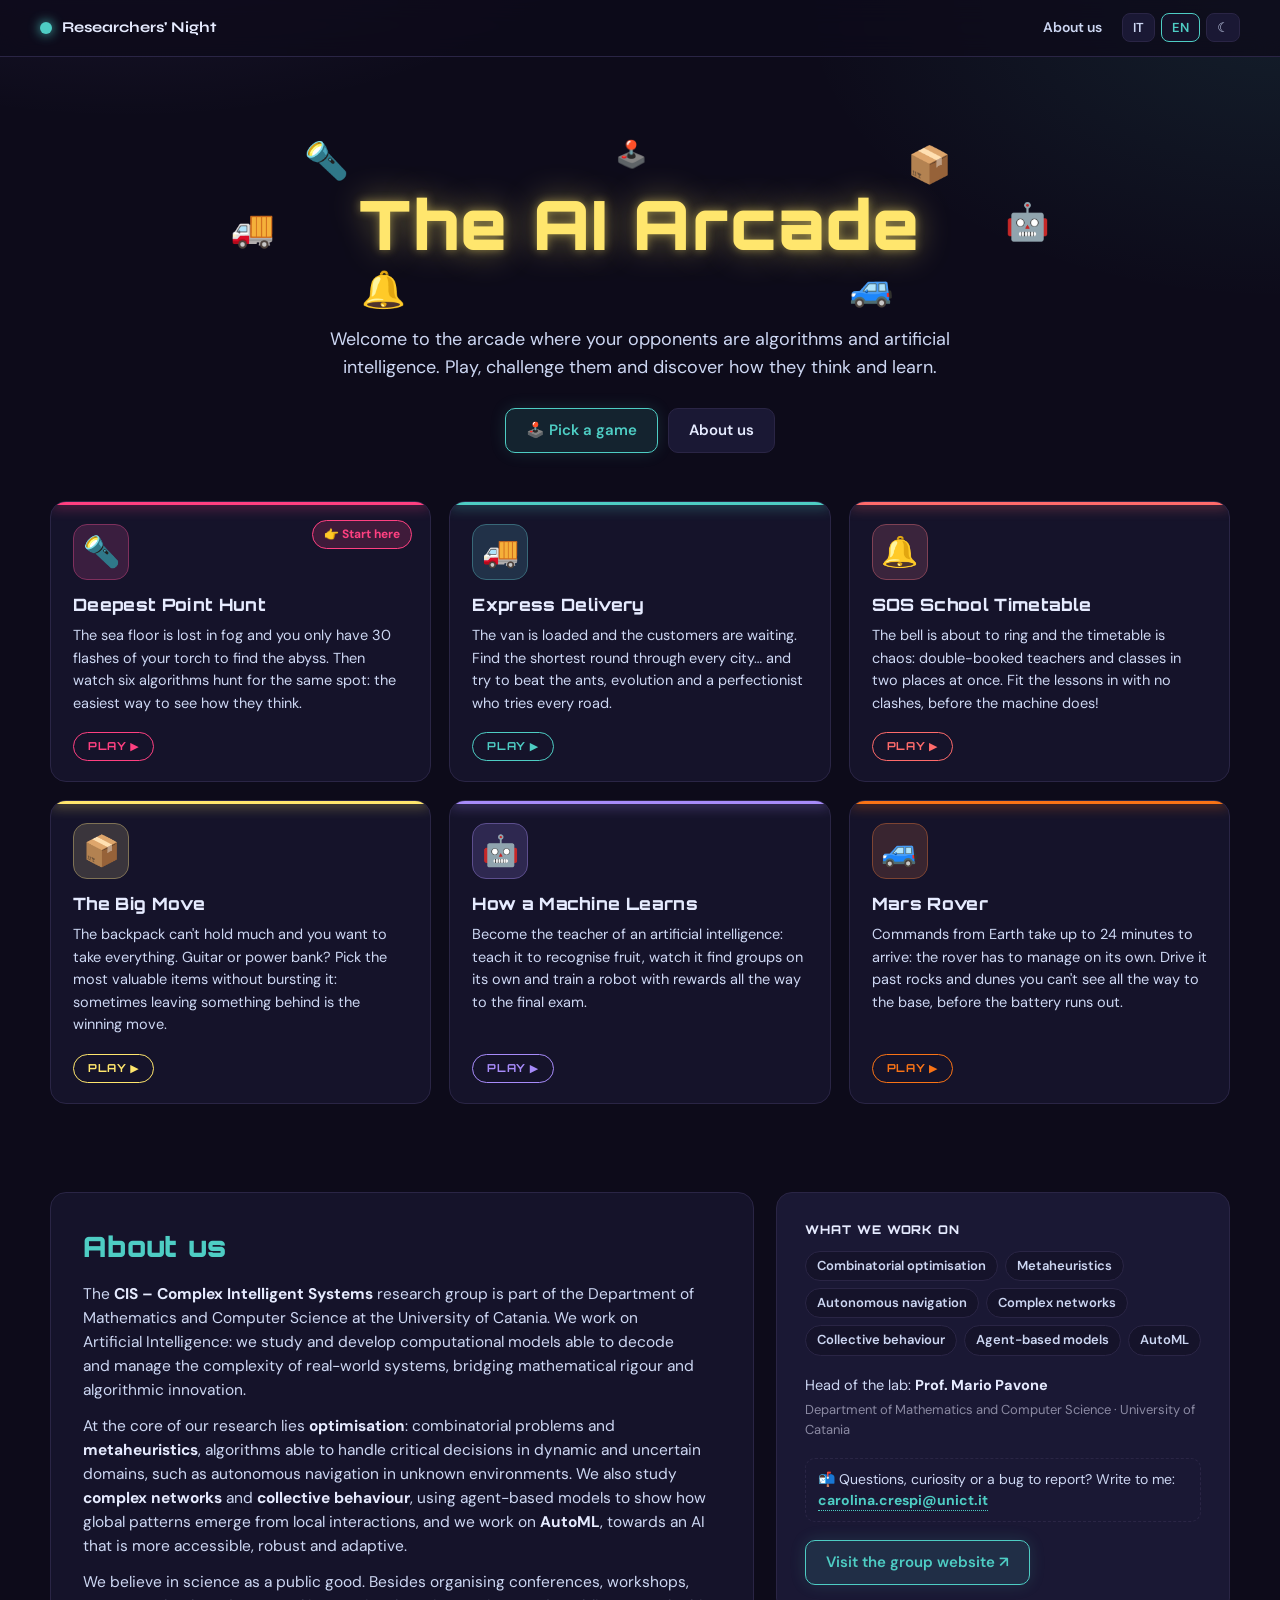
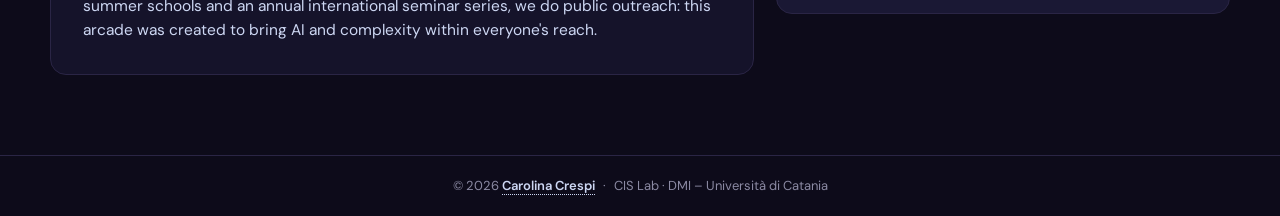
<file: index.html>
<!doctype html>
<html lang="it">
<head>
  <meta charset="utf-8" />
  <meta name="viewport" content="width=device-width, initial-scale=1" />
  <title>La Sala Giochi dell'IA</title>
  <meta name="description" content="La Sala Giochi dell'IA del gruppo CIS (Università di Catania): Caccia al Punto più Profondo, Consegna Express, SOS Orario Scuola, Il Grande Trasloco, Come Impara una Macchina, Rover su Marte."/>

  <!-- Anteprima social (Open Graph + Twitter Card) -->
  <meta property="og:type" content="website" />
  <meta property="og:url" content="https://carolinacrespi.github.io/sharper_2026/" />
  <meta property="og:title" content="La Sala Giochi dell'IA" />
  <meta property="og:description" content="La Sala Giochi dell'IA del gruppo CIS (Università di Catania): sfida algoritmi e intelligenze artificiali in 6 minigiochi." />
  <meta property="og:image" content="https://carolinacrespi.github.io/sharper_2026/assets/banner.jpg" />
  <meta property="og:image:width" content="1024" />
  <meta property="og:image:height" content="572" />
  <meta name="twitter:card" content="summary_large_image" />
  <meta name="twitter:title" content="La Sala Giochi dell'IA" />
  <meta name="twitter:description" content="La Sala Giochi dell'IA del gruppo CIS (Università di Catania): sfida algoritmi e intelligenze artificiali in 6 minigiochi." />
  <meta name="twitter:image" content="https://carolinacrespi.github.io/sharper_2026/assets/banner.jpg" />

  <link rel="stylesheet" href="style.css" />

  <!-- Contatore visite (GoatCounter: senza cookie) -->
  <script data-goatcounter="https://sharpercounter.goatcounter.com/count"
          async src="//gc.zgo.at/count.js"></script>
</head>
<body>

  <!-- ======= HEADER ======= -->
  <header class="site-header">
    <a class="brand" href="#top">
      <span class="brand-dot" aria-hidden="true"></span>
      <span data-i18n="brand">Notte dei Ricercatori</span>
    </a>
    <nav class="header-right">
      <a class="nav-link" href="#chi-siamo" data-i18n="nav_about">Chi siamo</a>
      <button id="btn-it" type="button" aria-pressed="true">IT</button>
      <button id="btn-en" type="button" aria-pressed="false">EN</button>
      <button id="btn-theme" type="button" aria-label="Toggle theme">☾</button>
    </nav>
  </header>

  <main id="top">

    <!-- ======= HERO ======= -->
    <section class="hero">
      <!-- the games' emoji float around the title -->
      <div class="hero-title">
        <span class="float-emoji e1" aria-hidden="true">🔦</span>
        <span class="float-emoji e2" aria-hidden="true">🚚</span>
        <span class="float-emoji e3" aria-hidden="true">🔔</span>
        <span class="float-emoji e4" aria-hidden="true">📦</span>
        <span class="float-emoji e5" aria-hidden="true">🤖</span>
        <span class="float-emoji e6" aria-hidden="true">🚙</span>
        <span class="float-emoji e7" aria-hidden="true">🕹️</span>
        <h1 data-i18n="hero_title">La Sala Giochi dell'IA</h1>
      </div>
      <p class="lead" data-i18n="hero_sub">Benvenuti nella sala giochi dove gli avversari sono algoritmi e intelligenze artificiali. Gioca, sfidali e scopri come ragionano e come imparano.</p>
      <div class="hero-cta">
        <a class="btn primary" href="#giochi" data-i18n="cta_play">🕹️ Scegli un gioco</a>
        <a class="btn" href="#chi-siamo" data-i18n="cta_about">Chi siamo</a>
      </div>
    </section>

    <!-- ======= GAMES ======= -->
    <section id="giochi" class="games" aria-label="Giochi">

      <!-- first: the game that shows how algorithms search -->
      <a class="game-card first" style="--c:#FF4081; --cl:#C2185B" href="algorithms/index.html" target="_blank" rel="noopener">
        <span class="game-icon" aria-hidden="true">🔦</span>
        <span class="start-badge" data-i18n="start_here">👉 Inizia da qui</span>
        <h2 data-i18n="al_title">Caccia al Punto più Profondo</h2>
        <p data-i18n="al_desc">Il fondale è avvolto nella nebbia e hai solo 30 colpi di torcia per scovare l'abisso. Poi guarda sei algoritmi dare la caccia allo stesso punto: il modo più semplice per capire come ragionano.</p>
        <span class="play" data-i18n="play">Gioca ▶</span>
      </a>

      <a class="game-card" style="--c:#4ECDC4; --cl:#0D8A80" href="consegna-express/index.html" target="_blank" rel="noopener">
        <span class="game-icon" aria-hidden="true">🚚</span>
        <h2 data-i18n="tsp_title">Consegna Express</h2>
        <p data-i18n="tsp_desc">Il furgone è carico e i clienti aspettano. Trova il giro più corto tra tutte le città… e prova a battere le formiche, l'evoluzione e un perfezionista che prova ogni strada.</p>
        <span class="play" data-i18n="play">Gioca ▶</span>
      </a>

      <a class="game-card" style="--c:#FF6B6B; --cl:#D03030" href="sos-orario-scuola/index.html" target="_blank" rel="noopener">
        <span class="game-icon" aria-hidden="true">🔔</span>
        <h2 data-i18n="gc_title">SOS Orario Scuola</h2>
        <p data-i18n="gc_desc">La campanella sta per suonare e l'orario è nel caos: prof contesi e classi in due posti insieme. Incastra le lezioni senza sovrapposizioni, prima che ci riesca la macchina!</p>
        <span class="play" data-i18n="play">Gioca ▶</span>
      </a>

      <a class="game-card" style="--c:#FFE66D; --cl:#A07800" href="il-grande-trasloco/index.html" target="_blank" rel="noopener">
        <span class="game-icon" aria-hidden="true">📦</span>
        <h2 data-i18n="pp_title">Il Grande Trasloco</h2>
        <p data-i18n="pp_desc">Lo zaino regge poco e vorresti portare tutto. Chitarra o powerbank? Scegli gli oggetti che valgono di più senza sfondarlo: a volte lasciare qualcosa a casa è la mossa vincente.</p>
        <span class="play" data-i18n="play">Gioca ▶</span>
      </a>

      <a class="game-card" style="--c:#A78BFA; --cl:#7C5FC4" href="machine-learning/index.html" target="_blank" rel="noopener">
        <span class="game-icon" aria-hidden="true">🤖</span>
        <h2 data-i18n="ml_title">Come Impara una Macchina</h2>
        <p data-i18n="ml_desc">Diventa il maestro di un'intelligenza artificiale: insegnale a riconoscere i frutti, guardala scoprire gruppi da sola e allena un robot a suon di premi fino all'esame finale.</p>
        <span class="play" data-i18n="play">Gioca ▶</span>
      </a>

      <a class="game-card" style="--c:#F97316; --cl:#C45A10" href="rover-marte/index.html" target="_blank" rel="noopener">
        <span class="game-icon" aria-hidden="true">🚙</span>
        <h2 data-i18n="rv_title">Rover su Marte</h2>
        <p data-i18n="rv_desc">Dalla Terra i comandi arrivano con fino a 24 minuti di ritardo: il rover deve cavarsela da solo. Guidalo tra rocce e dune che non vedi fino alla base, prima che la batteria si scarichi.</p>
        <span class="play" data-i18n="play">Gioca ▶</span>
      </a>

    </section>

    <!-- ======= ABOUT ======= -->
    <section id="chi-siamo" class="about">
      <div class="about-text">
        <h2 data-i18n="about_title">Chi siamo</h2>
        <p data-i18n="about_p1">Il gruppo di ricerca <b>CIS – Complex Intelligent Systems</b> fa parte del Dipartimento di Matematica e Informatica dell'Università di Catania. Ci occupiamo di intelligenza artificiale: studiamo e sviluppiamo modelli computazionali capaci di comprendere e gestire la complessità dei sistemi reali, unendo rigore matematico e innovazione algoritmica.</p>
        <p data-i18n="about_p2">Al centro della nostra ricerca c'è l'<b>ottimizzazione</b>: problemi combinatori e <b>metaeuristiche</b>, algoritmi capaci di prendere decisioni difficili in ambienti dinamici e incerti, come la navigazione autonoma in ambienti sconosciuti. Studiamo anche le <b>reti complesse</b> e i <b>comportamenti collettivi</b>, con modelli ad agenti che mostrano come da interazioni locali nascano comportamenti globali, e lavoriamo sull'<b>AutoML</b>, per un'intelligenza artificiale più accessibile, robusta e adattiva.</p>
        <p data-i18n="about_p3">Crediamo nella scienza come bene comune. Oltre a organizzare conferenze, workshop, scuole estive e un ciclo annuale di seminari internazionali, facciamo divulgazione: questa sala giochi nasce per portare i temi dell'IA e della complessità alla portata di tutti.</p>
      </div>

      <aside class="about-card">
        <h3 data-i18n="topics_title">Di cosa ci occupiamo</h3>
        <ul class="chips">
          <li data-i18n="t1">Ottimizzazione combinatoria</li>
          <li data-i18n="t2">Metaeuristiche</li>
          <li data-i18n="t3">Navigazione autonoma</li>
          <li data-i18n="t4">Reti complesse</li>
          <li data-i18n="t5">Comportamenti collettivi</li>
          <li data-i18n="t6">Modelli ad agenti</li>
          <li>AutoML</li>
        </ul>
        <p class="lead-by"><span data-i18n="lead_label">Responsabile</span>: <b>Prof. Mario Pavone</b></p>
        <p class="affil" data-i18n="affil">Dipartimento di Matematica e Informatica · Università di Catania</p>
        <p class="mail">
          <span data-i18n="mail_label">📬 Info, curiosità o un bug da segnalare? Scrivimi:</span>
          <a href="mailto:carolina.crespi@unict.it">carolina.crespi@unict.it</a>
        </p>
        <a class="btn primary" href="http://cis-lab.dmi.unict.it/" target="_blank" rel="noopener" data-i18n="group_site">Visita il sito del gruppo ↗</a>
      </aside>
    </section>

  </main>

  <footer class="site-footer">
    <span>© 2026 <a href="https://www.dmi.unict.it/ccrespi/" target="_blank" rel="noopener">Carolina Crespi</a></span>
    <span class="sep">·</span>
    <span>CIS Lab · DMI – Università di Catania</span>
    <span class="sep visits" hidden>·</span>
    <span class="visits" hidden>👁 <span id="visit-count"></span> <span data-i18n="visits">visite</span></span>
  </footer>

  <!-- ======= I18N + THEME ======= -->
  <script>
    const dict = {
      it: {
        page_title: "La Sala Giochi dell'IA",
        brand: "Notte dei Ricercatori",
        nav_about: "Chi siamo",
        hero_title: "La Sala Giochi dell'IA",
        hero_sub: "Benvenuti nella sala giochi dove gli avversari sono algoritmi e intelligenze artificiali. Gioca, sfidali e scopri come ragionano e come imparano.",
        cta_play: "🕹️ Scegli un gioco",
        cta_about: "Chi siamo",
        play: "Gioca ▶",
        start_here: "👉 Inizia da qui",

        al_title: "Caccia al Punto più Profondo",
        al_desc: "Il fondale è avvolto nella nebbia e hai solo 30 colpi di torcia per scovare l'abisso. Poi guarda sei algoritmi dare la caccia allo stesso punto: il modo più semplice per capire come ragionano.",
        tsp_title: "Consegna Express",
        tsp_desc: "Il furgone è carico e i clienti aspettano. Trova il giro più corto tra tutte le città… e prova a battere le formiche, l'evoluzione e un perfezionista che prova ogni strada.",
        gc_title: "SOS Orario Scuola",
        gc_desc: "La campanella sta per suonare e l'orario è nel caos: prof contesi e classi in due posti insieme. Incastra le lezioni senza sovrapposizioni, prima che ci riesca la macchina!",
        pp_title: "Il Grande Trasloco",
        pp_desc: "Lo zaino regge poco e vorresti portare tutto. Chitarra o powerbank? Scegli gli oggetti che valgono di più senza sfondarlo: a volte lasciare qualcosa a casa è la mossa vincente.",
        ml_title: "Come Impara una Macchina",
        ml_desc: "Diventa il maestro di un'intelligenza artificiale: insegnale a riconoscere i frutti, guardala scoprire gruppi da sola e allena un robot a suon di premi fino all'esame finale.",
        rv_title: "Rover su Marte",
        rv_desc: "Dalla Terra i comandi arrivano con fino a 24 minuti di ritardo: il rover deve cavarsela da solo. Guidalo tra rocce e dune che non vedi fino alla base, prima che la batteria si scarichi.",

        about_title: "Chi siamo",
        about_p1: "Il gruppo di ricerca <b>CIS – Complex Intelligent Systems</b> fa parte del Dipartimento di Matematica e Informatica dell'Università di Catania. Ci occupiamo di intelligenza artificiale: studiamo e sviluppiamo modelli computazionali capaci di comprendere e gestire la complessità dei sistemi reali, unendo rigore matematico e innovazione algoritmica.",
        about_p2: "Al centro della nostra ricerca c'è l'<b>ottimizzazione</b>: problemi combinatori e <b>metaeuristiche</b>, algoritmi capaci di prendere decisioni difficili in ambienti dinamici e incerti, come la navigazione autonoma in ambienti sconosciuti. Studiamo anche le <b>reti complesse</b> e i <b>comportamenti collettivi</b>, con modelli ad agenti che mostrano come da interazioni locali nascano comportamenti globali, e lavoriamo sull'<b>AutoML</b>, per un'intelligenza artificiale più accessibile, robusta e adattiva.",
        about_p3: "Crediamo nella scienza come bene comune. Oltre a organizzare conferenze, workshop, scuole estive e un ciclo annuale di seminari internazionali, facciamo divulgazione: questa sala giochi nasce per portare i temi dell'IA e della complessità alla portata di tutti.",
        topics_title: "Di cosa ci occupiamo",
        t1: "Ottimizzazione combinatoria", t2: "Metaeuristiche", t3: "Navigazione autonoma",
        t4: "Reti complesse", t5: "Comportamenti collettivi", t6: "Modelli ad agenti",
        lead_label: "Responsabile",
        affil: "Dipartimento di Matematica e Informatica · Università di Catania",
        mail_label: "📬 Info, curiosità o un bug da segnalare? Scrivimi:",
        group_site: "Visita il sito del gruppo ↗",
        visits: "visite"
      },
      en: {
        page_title: "The AI Arcade",
        brand: "Researchers' Night",
        nav_about: "About us",
        hero_title: "The AI Arcade",
        hero_sub: "Welcome to the arcade where your opponents are algorithms and artificial intelligence. Play, challenge them and discover how they think and learn.",
        cta_play: "🕹️ Pick a game",
        cta_about: "About us",
        play: "Play ▶",
        start_here: "👉 Start here",

        al_title: "Deepest Point Hunt",
        al_desc: "The sea floor is lost in fog and you only have 30 flashes of your torch to find the abyss. Then watch six algorithms hunt for the same spot: the easiest way to see how they think.",
        tsp_title: "Express Delivery",
        tsp_desc: "The van is loaded and the customers are waiting. Find the shortest round through every city… and try to beat the ants, evolution and a perfectionist who tries every road.",
        gc_title: "SOS School Timetable",
        gc_desc: "The bell is about to ring and the timetable is chaos: double-booked teachers and classes in two places at once. Fit the lessons in with no clashes, before the machine does!",
        pp_title: "The Big Move",
        pp_desc: "The backpack can't hold much and you want to take everything. Guitar or power bank? Pick the most valuable items without bursting it: sometimes leaving something behind is the winning move.",
        ml_title: "How a Machine Learns",
        ml_desc: "Become the teacher of an artificial intelligence: teach it to recognise fruit, watch it find groups on its own and train a robot with rewards all the way to the final exam.",
        rv_title: "Mars Rover",
        rv_desc: "Commands from Earth take up to 24 minutes to arrive: the rover has to manage on its own. Drive it past rocks and dunes you can't see all the way to the base, before the battery runs out.",

        about_title: "About us",
        about_p1: "The <b>CIS – Complex Intelligent Systems</b> research group is part of the Department of Mathematics and Computer Science at the University of Catania. We work on Artificial Intelligence: we study and develop computational models able to decode and manage the complexity of real-world systems, bridging mathematical rigour and algorithmic innovation.",
        about_p2: "At the core of our research lies <b>optimisation</b>: combinatorial problems and <b>metaheuristics</b>, algorithms able to handle critical decisions in dynamic and uncertain domains, such as autonomous navigation in unknown environments. We also study <b>complex networks</b> and <b>collective behaviour</b>, using agent-based models to show how global patterns emerge from local interactions, and we work on <b>AutoML</b>, towards an AI that is more accessible, robust and adaptive.",
        about_p3: "We believe in science as a public good. Besides organising conferences, workshops, summer schools and an annual international seminar series, we do public outreach: this arcade was created to bring AI and complexity within everyone's reach.",
        topics_title: "What we work on",
        t1: "Combinatorial optimisation", t2: "Metaheuristics", t3: "Autonomous navigation",
        t4: "Complex networks", t5: "Collective behaviour", t6: "Agent-based models",
        lead_label: "Head of the lab",
        affil: "Department of Mathematics and Computer Science · University of Catania",
        mail_label: "📬 Questions, curiosity or a bug to report? Write to me:",
        group_site: "Visit the group website ↗",
        visits: "visits"
      }
    };

    const $  = (s, r = document) => r.querySelector(s);
    const $$ = (s, r = document) => [...r.querySelectorAll(s)];

    function setLang(lang) {
      const d = dict[lang] || dict.it;
      $$('[data-i18n]').forEach(el => {
        const k = el.getAttribute('data-i18n');
        if (d[k]) el.innerHTML = d[k];
      });
      document.title = d.page_title;
      document.documentElement.lang = lang;
      $('#btn-it').setAttribute('aria-pressed', lang === 'it');
      $('#btn-en').setAttribute('aria-pressed', lang === 'en');
      localStorage.setItem('nr_lang', lang);
    }
    $('#btn-it').addEventListener('click', () => setLang('it'));
    $('#btn-en').addEventListener('click', () => setLang('en'));
    const browserLang = (navigator.language || 'it').toLowerCase().startsWith('en') ? 'en' : 'it';
    setLang(localStorage.getItem('nr_lang') || browserLang);

    const themeBtn = $('#btn-theme');
    function applyTheme(th) {
      if (th === 'light') document.documentElement.setAttribute('data-theme', 'light');
      else document.documentElement.removeAttribute('data-theme');
      themeBtn.textContent = th === 'light' ? '☀' : '☾';
      localStorage.setItem('nr_theme', th);
    }
    themeBtn.addEventListener('click', () =>
      applyTheme(document.documentElement.getAttribute('data-theme') === 'light' ? 'dark' : 'light'));
    applyTheme(localStorage.getItem('nr_theme') || 'dark');

    // home page visits from GoatCounter (TOTAL lags by hours); stays hidden if the counter isn't reachable
    fetch('https://sharpercounter.goatcounter.com/counter/' + encodeURIComponent('/sharper_2026/') + '.json')
      .then(r => r.ok ? r.json() : Promise.reject())
      .then(data => {
        $('#visit-count').textContent = data.count;
        $$('.visits').forEach(el => el.hidden = false);
      })
      .catch(() => {});
  </script>
</body>
</html>
</file>
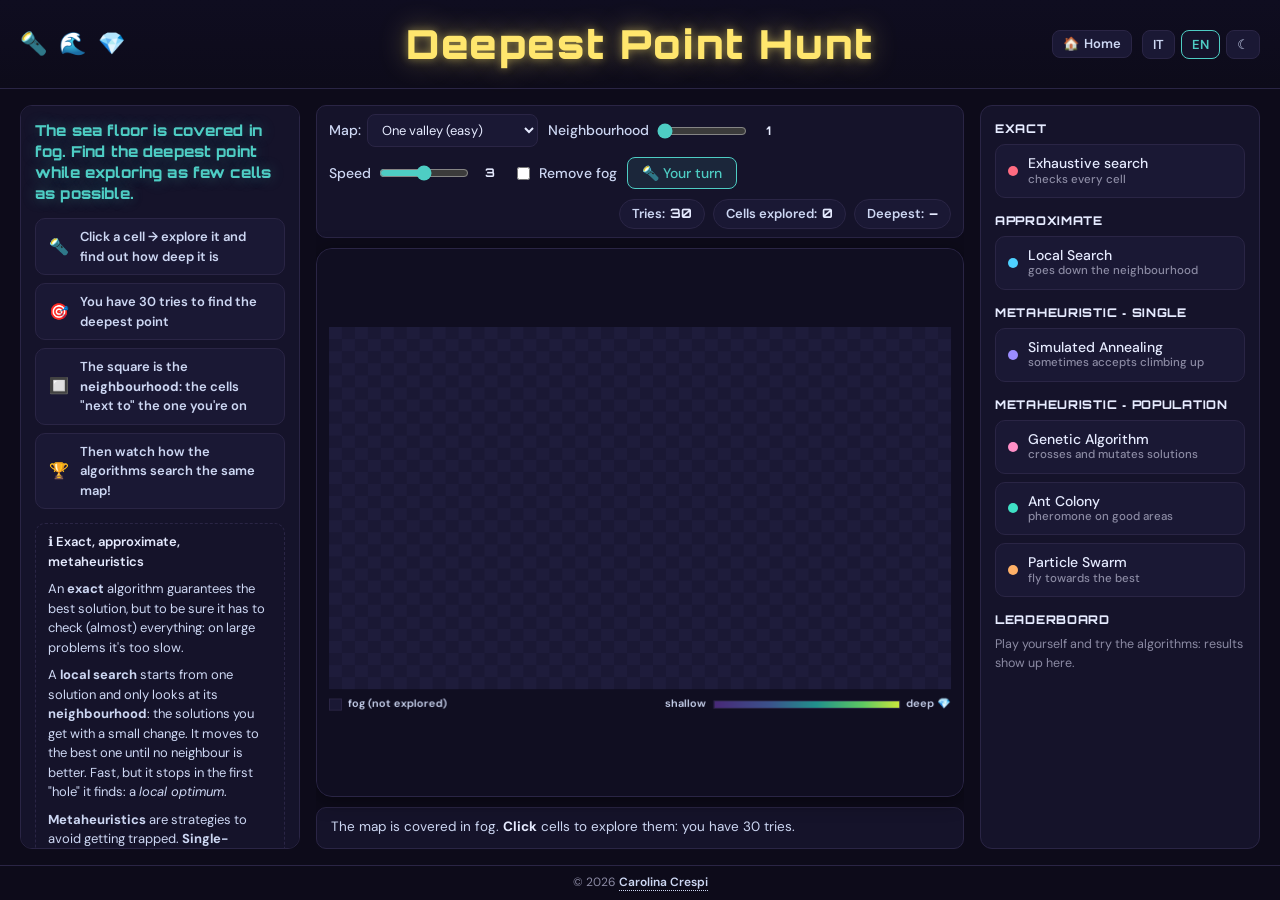
<file: algorithms/index.html>
<!doctype html>
<html lang="it">
<head>
  <meta charset="utf-8"/>
  <meta name="viewport" content="width=device-width,initial-scale=1"/>
  <title>Caccia al Punto più Profondo</title>
  <link rel="stylesheet" href="style.css"/>
</head>
<body>

<!-- ======= HEADER ======= -->
<header>
  <div class="header-emoji" aria-hidden="true"><span>🔦</span><span>🌊</span><span>💎</span></div>
  <h1 data-i18n="title">Caccia al Punto più Profondo</h1>
  <div class="header-right">
    <a class="home-link" href="../index.html" title="La Sala Giochi dell'IA" aria-label="Home: La Sala Giochi dell'IA">🏠 <span>Home</span></a>
    <button id="btn-it" type="button" aria-pressed="true">IT</button>
    <button id="btn-en" type="button" aria-pressed="false">EN</button>
    <button id="btn-theme" type="button" aria-label="Toggle theme">☾</button>
  </div>
</header>

<!-- ======= 3-COLUMN LAYOUT ======= -->
<main class="layout-3col">

  <!-- ======= LEFT PANE: instructions ======= -->
  <aside class="left-pane">
    <div class="tagline" data-i18n="tagline">Il fondale è nella nebbia. Trova il punto più profondo esplorando meno celle possibile.</div>

    <div class="howto-arcade">
      <div class="howto-step"><span class="howto-icon">🔦</span><span data-i18n="howto_1">Click su una cella → la esplori e scopri quanto è profonda</span></div>
      <div class="howto-step"><span class="howto-icon">🎯</span><span data-i18n="howto_2">Hai 30 tentativi per trovare il punto più profondo</span></div>
      <div class="howto-step"><span class="howto-icon">🔲</span><span data-i18n="howto_3">Il riquadro è il <b>vicinato</b>: le celle "accanto" a quella in cui sei</span></div>
      <div class="howto-step"><span class="howto-icon">🏆</span><span data-i18n="howto_4">Poi guarda come cercano gli algoritmi, sulla stessa mappa!</span></div>
    </div>

    <details class="theory-details" open>
      <summary data-i18n="theory_summary">ℹ️ Esatti, approssimati, metaeuristiche</summary>
      <p data-i18n="intro_p1">Un algoritmo <b>esatto</b> garantisce la soluzione migliore, ma per esserne sicuro deve controllare (quasi) tutto: su problemi grandi è troppo lento.</p>
      <p data-i18n="intro_p2">Una <b>ricerca locale</b> parte da una soluzione e guarda solo il suo <b>vicinato</b>: le soluzioni che si ottengono con una piccola modifica. Si sposta sulla migliore finché nessun vicino è meglio. Veloce, ma si ferma nel primo "buco" che trova: un <em>ottimo locale</em>.</p>
      <p data-i18n="intro_p3">Le <b>metaeuristiche</b> sono strategie per non restare intrappolati. Quelle a <b>soluzione singola</b> (come il Simulated Annealing) muovono una sola soluzione ma a volte accettano mosse peggiori. Quelle a <b>popolazione</b> (Genetico, Formiche, Sciame di particelle) muovono tante soluzioni che si scambiano informazioni.</p>
      <p data-i18n="intro_p4">Nessuna metaeuristica garantisce l'ottimo, ma di solito trova soluzioni molto buone esplorando una piccola parte della mappa.</p>
    </details>

  </aside>

  <!-- ======= CENTER PANE ======= -->
  <section class="center-pane">
    <div class="stage">

      <div class="controls-bar">
        <label>
          <span data-i18n="level_label">Mappa:</span>
          <select id="levelSel" aria-label="Mappa"></select>
        </label>
        <label class="range"><span data-i18n="lbl_radius">Vicinato</span><input id="radius" type="range" min="1" max="4" step="1" value="1"/><b id="radiusVal">1</b></label>
        <label class="range"><span data-i18n="lbl_speed">Velocità</span><input id="speed" type="range" min="1" max="5" step="1" value="3"/><b id="speedVal">3</b></label>
        <label class="chk"><input id="noFog" type="checkbox"/> <span data-i18n="chk_fog">Togli nebbia</span></label>
        <button id="btnYou" type="button" class="primary" data-i18n="btn_you">🔦 Tocca a te</button>
        <div id="hud"></div>
      </div>

      <div class="board-wrap" aria-label="Fondale">
        <canvas id="canvas"></canvas>
        <div id="feedback" class="feedback-toast"></div>
      </div>

      <div id="caption" class="caption"></div>

    </div>
  </section>

  <!-- ======= RIGHT PANE: algorithms ======= -->
  <aside class="right-pane sidebar">

    <h3 data-i18n="cat_exact">Esatto</h3>
    <button class="algo-btn" data-algo="exact">
      <span class="dot" style="background:#FF6B81"></span>
      <span class="algo-label"><span data-i18n="n_exact">Ricerca esaustiva</span><small data-i18n="s_exact">controlla tutte le celle</small></span>
    </button>

    <h3 data-i18n="cat_local">Approssimato</h3>
    <button class="algo-btn" data-algo="ls">
      <span class="dot" style="background:#4FD1FF"></span>
      <span class="algo-label"><span data-i18n="n_ls">Local Search</span><small data-i18n="s_ls">scende nel vicinato</small></span>
    </button>

    <h3 data-i18n="cat_single">Metaeuristica · singola</h3>
    <button class="algo-btn" data-algo="sa">
      <span class="dot" style="background:#9B8CFF"></span>
      <span class="algo-label"><span data-i18n="n_sa">Simulated Annealing</span><small data-i18n="s_sa">a volte accetta di risalire</small></span>
    </button>

    <h3 data-i18n="cat_pop">Metaeuristica · popolazione</h3>
    <button class="algo-btn" data-algo="ga">
      <span class="dot" style="background:#FF8FC7"></span>
      <span class="algo-label"><span data-i18n="n_ga">Algoritmo Genetico</span><small data-i18n="s_ga">incrocia e muta le soluzioni</small></span>
    </button>
    <button class="algo-btn" data-algo="aco">
      <span class="dot" style="background:#3FE0C5"></span>
      <span class="algo-label"><span data-i18n="n_aco">Colonia di Formiche</span><small data-i18n="s_aco">feromone sulle zone buone</small></span>
    </button>
    <button class="algo-btn" data-algo="pso">
      <span class="dot" style="background:#FFB067"></span>
      <span class="algo-label"><span data-i18n="n_pso">Sciame di Particelle</span><small data-i18n="s_pso">volano verso il migliore</small></span>
    </button>

    <h3 data-i18n="board_title">Classifica</h3>
    <div id="scoreboard" class="scoreboard"></div>

    <div id="algoInfo" class="algo-info"></div>
  </aside>

</main>

<!-- ======= FOOTER ======= -->
<footer class="site-footer">© 2026 <a href="https://www.dmi.unict.it/ccrespi/" target="_blank" rel="noopener">Carolina Crespi</a></footer>

<script src="i18n.js"></script>
<script src="core.js"></script>
<script src="algos.js"></script>
</body>
</html>
</file>
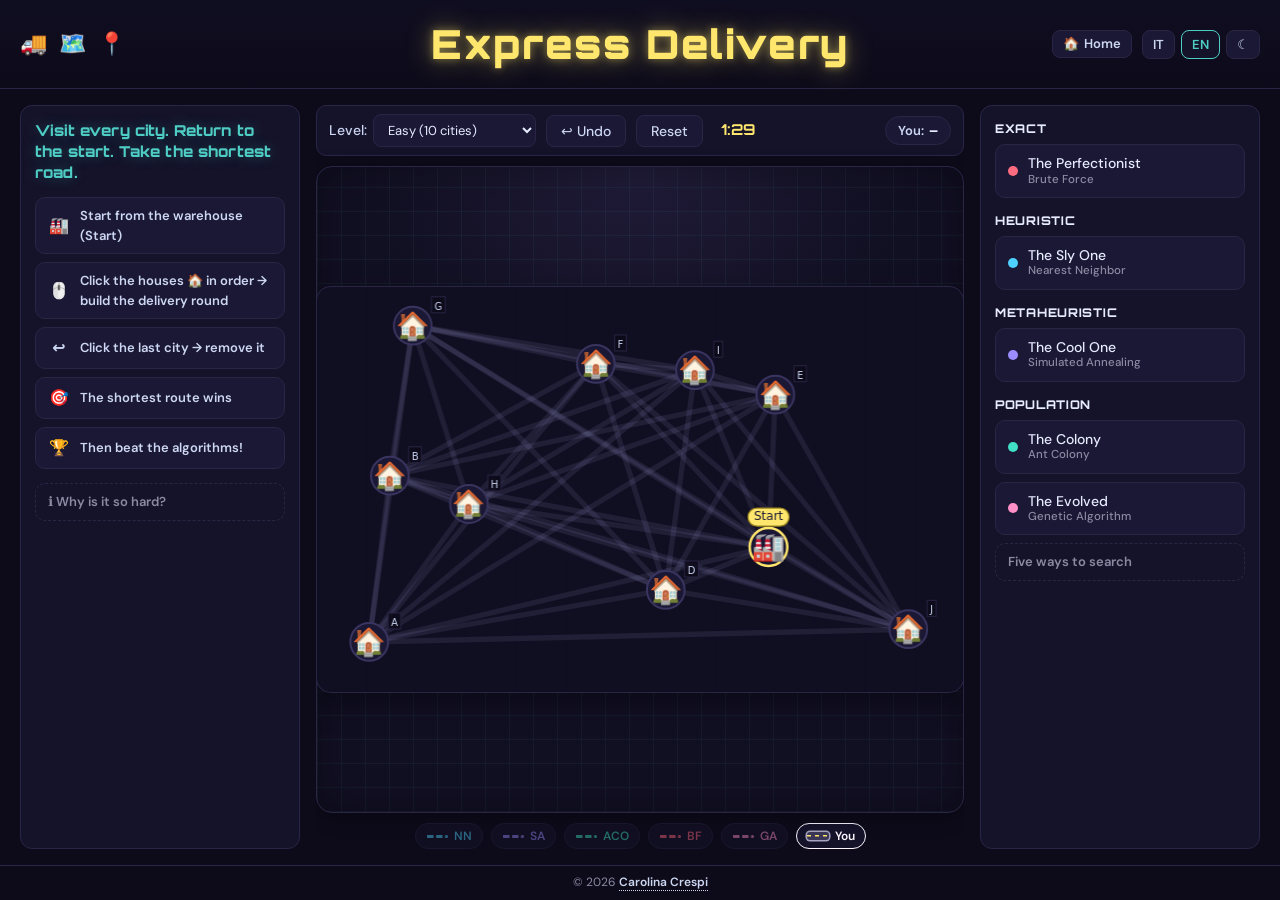
<file: consegna-express/index.html>
<!doctype html>
<html lang="it">
<head>
  <meta charset="utf-8"/>
  <meta name="viewport" content="width=device-width,initial-scale=1"/>
  <title>Consegna Express</title>
  <link rel="stylesheet" href="style.css"/>
</head>
<body>

<!-- ======= HEADER ======= -->
<header>
  <div class="header-emoji" aria-hidden="true"><span>🚚</span><span>🗺️</span><span>📍</span></div>
  <h1 data-i18n="title">Consegna Express</h1>
  <div class="header-right">
    <a class="home-link" href="../index.html" title="La Sala Giochi dell'IA" aria-label="Home: La Sala Giochi dell'IA">🏠 <span>Home</span></a>
    <button id="btn-it" type="button" aria-pressed="true">IT</button>
    <button id="btn-en" type="button" aria-pressed="false">EN</button>
    <button id="btn-theme" type="button" aria-label="Toggle theme">☾</button>
  </div>
</header>

<!-- ======= 3-COLUMN LAYOUT ======= -->
<main class="layout-3col">

  <!-- ======= LEFT PANE: instructions ======= -->
  <aside class="left-pane">
    <div class="tagline" data-i18n="tagline">Visita tutte le città. Torna alla partenza. Fai la strada più corta.</div>

    <div class="howto-arcade">
      <div class="howto-step"><span class="howto-icon">🏭</span><span data-i18n="howto_1">Parti dal magazzino (Partenza)</span></div>
      <div class="howto-step"><span class="howto-icon">🖱️</span><span data-i18n="howto_2">Click sulle case 🏠 in ordine → costruisci il giro delle consegne</span></div>
      <div class="howto-step"><span class="howto-icon">↩️</span><span data-i18n="howto_3">Click sull'ultima città → la togli</span></div>
      <div class="howto-step"><span class="howto-icon">🎯</span><span data-i18n="howto_goal">Vince la rotta più corta</span></div>
      <div class="howto-step"><span class="howto-icon">🏆</span><span data-i18n="howto_4">Poi sfida gli algoritmi!</span></div>
    </div>

    <details class="theory-details">
      <summary data-i18n="theory_summary">ℹ️ Perché è così difficile?</summary>
      <p data-i18n="intro_p1">
        Devi visitare tutte le città <b>una sola volta</b> e tornare al punto di
        partenza, facendo la strada <b>più corta possibile</b>. Sembra facile, ma
        i percorsi possibili esplodono: con 10 città sono già 181.440, con 20
        città più di 60 milioni di miliardi.
      </p>
      <p data-i18n="intro_p2">
        È lo stesso tipo di problema che pianifica i giri dei <em>corrieri</em>,
        i percorsi dei <em>trapani</em> che forano i circuiti elettronici, o
        l'ordine in cui un <em>telescopio</em> osserva le stelle.
      </p>
      <p data-i18n="intro_p3">
        Curiosità matematica: si chiama <b>problema del commesso viaggiatore</b>
        (Travelling Salesman Problem, TSP) — ogni città è un nodo, ogni strada un
        arco con la sua lunghezza.
      </p>
      <p data-i18n="intro_p4">
        Trovare la rotta più corta è <b>NP-difficile</b>. Con poche città un
        algoritmo <b>esatto</b> trova sempre l'ottimo; con tante città diventa
        impossibile, e si usano <b>euristiche</b> e <b>metaeuristiche</b> —
        provale qui a destra!
      </p>
    </details>

  </aside>

  <!-- ======= CENTER PANE ======= -->
  <section class="center-pane">
    <div class="stage">

      <!-- controls bar -->
      <div class="controls-bar">
        <label>
          <span data-i18n="level_label">Livello:</span>
          <select id="levelSelect" aria-label="Seleziona livello"></select>
        </label>
        <button id="btnUndo" type="button" data-i18n="btn_undo">↩ Annulla</button>
        <button id="btnReset" type="button" data-i18n="btn_reset">Reset</button>
        <span id="timer"></span>
        <div id="hud"></div>
      </div>

      <!-- map board + overlays -->
      <div class="board-wrap" aria-label="Mappa del percorso">
        <canvas id="canvas" aria-label="mappa del percorso"></canvas>
        <div id="feedback" class="feedback-toast"></div>
      </div>

      <!-- legend: click to show / hide a route -->
      <div id="legend" class="legend-bar"></div>

    </div>
  </section>

  <!-- ======= RIGHT PANE: algorithms ======= -->
  <aside class="right-pane sidebar">

    <!-- 1) ESATTO -->
    <h3 data-i18n="cat_exact" data-i18n-title="cat_exact_hint">Esatto</h3>
    <button class="algo-btn" data-algo="bf" data-i18n-title="cat_exact_hint">
      <span class="dot" style="background:#FF6B81"></span>
      <span class="algo-label"><span data-i18n="name_bf">Il Perfezionista</span><small>Brute Force</small></span>
    </button>

    <!-- 2) EURISTICA -->
    <h3 data-i18n="cat_heur" data-i18n-title="cat_heur_hint">Euristica</h3>
    <button class="algo-btn" data-algo="nn" data-i18n-title="cat_heur_hint">
      <span class="dot" style="background:#4FD1FF"></span>
      <span class="algo-label"><span data-i18n="name_nn">Il Furbo</span><small>Nearest Neighbor</small></span>
    </button>

    <!-- 3) METAEURISTICA — singola soluzione -->
    <h3 data-i18n="cat_meta_single" data-i18n-title="cat_meta_single_hint">Metaeuristica</h3>
    <button class="algo-btn" data-algo="sa" data-i18n-title="cat_meta_single_hint">
      <span class="dot" style="background:#9B8CFF"></span>
      <span class="algo-label"><span data-i18n="name_sa">Il Freddo</span><small>Simulated Annealing</small></span>
    </button>

    <!-- 4) METAEURISTICA — popolazione -->
    <h3 data-i18n="cat_meta_pop" data-i18n-title="cat_meta_pop_hint">Popolazione</h3>
    <button class="algo-btn" data-algo="aco" data-i18n-title="cat_meta_pop_hint">
      <span class="dot" style="background:#3FE0C5"></span>
      <span class="algo-label"><span data-i18n="name_aco">La Colonia</span><small>Ant Colony</small></span>
    </button>
    <button class="algo-btn" data-algo="ga" data-i18n-title="cat_meta_pop_hint">
      <span class="dot" style="background:#FF8FC7"></span>
      <span class="algo-label"><span data-i18n="name_ga">L'Evoluto</span><small>Genetic Algorithm</small></span>
    </button>

    <!-- Dynamic algo info -->
    <div id="algoInfo" class="algo-info"></div>

    <!-- Collapsed: approcci a confronto -->
    <details class="theory-details">
      <summary data-i18n="fixed_title">Cinque modi di cercare</summary>
      <p data-i18n="fixed_text">
        <em>Il Perfezionista</em> prova tutte le rotte e garantisce l'ottimo, ma
        oltre 11 città ci metterebbe un'eternità. <em>Il Furbo</em> è istantaneo
        ma miope. <em>Il Freddo</em> accetta anche mosse peggiori per non
        bloccarsi. <em>La Colonia</em> e <em>L'Evoluto</em> fanno lavorare
        insieme tante soluzioni. Nessuno dei quattro euristici garantisce l'ottimo.
      </p>
    </details>

  </aside>

</main>

<!-- ======= FOOTER ======= -->
<footer class="site-footer">© 2026 <a href="https://www.dmi.unict.it/ccrespi/" target="_blank" rel="noopener">Carolina Crespi</a></footer>

<!-- ======= I18N DICTIONARY ======= -->
<script>
const TSP_I18N = {
  it: {
    page_title: "Consegna Express — trova la rotta più corta",
    title: "Consegna Express",
    tagline: "Visita tutte le città. Torna alla partenza. Fai la strada più corta.",

    theory_summary: "ℹ️ Perché è così difficile?",
    intro_p1: "Devi visitare tutte le città <b>una sola volta</b> e tornare al punto di partenza, facendo la strada <b>più corta possibile</b>. Sembra facile, ma i percorsi possibili esplodono: con 10 città sono già 181.440, con 20 città più di 60 milioni di miliardi.",
    intro_p2: "È lo stesso tipo di problema che pianifica i giri dei <em>corrieri</em>, i percorsi dei <em>trapani</em> che forano i circuiti elettronici, o l'ordine in cui un <em>telescopio</em> osserva le stelle.",
    intro_p3: "Curiosità matematica: si chiama <b>problema del commesso viaggiatore</b> (Travelling Salesman Problem, TSP) — ogni città è un nodo, ogni strada un arco con la sua lunghezza.",
    intro_p4: "Trovare la rotta più corta è <b>NP-difficile</b>. Con poche città un algoritmo <b>esatto</b> trova sempre l'ottimo; con tante città diventa impossibile, e si usano <b>euristiche</b> e <b>metaeuristiche</b> — provale qui a destra!",

    howto_1: "Parti dal magazzino (Partenza)",
    howto_2: "Click sulle case 🏠 in ordine → costruisci il giro delle consegne",
    howto_3: "Click sull'ultima città → la togli",
    howto_goal: "Vince la rotta più corta",
    howto_4: "Poi sfida gli algoritmi!",

    level_label: "Livello:",
    btn_undo: "↩ Annulla",
    btn_reset: "Reset",

    cat_exact: "Esatto",
    cat_exact_hint: "Trova sempre l'ottimo, solo su poche città",
    cat_heur: "Euristica",
    cat_heur_hint: "Velocissima, ma non garantisce l'ottimo",
    cat_meta_single: "Metaeuristica",
    cat_meta_single_hint: "Migliora una rotta passo dopo passo",
    cat_meta_pop: "Popolazione",
    cat_meta_pop_hint: "Tante soluzioni che collaborano o evolvono insieme",

    name_bf: "Il Perfezionista",
    name_nn: "Il Furbo",
    name_sa: "Il Freddo",
    name_aco: "La Colonia",
    name_ga: "L'Evoluto",

    fixed_title: "Cinque modi di cercare",
    fixed_text: "<em>Il Perfezionista</em> prova tutte le rotte e garantisce l'ottimo, ma oltre 11 città ci metterebbe un'eternità. <em>Il Furbo</em> è istantaneo ma miope. <em>Il Freddo</em> accetta anche mosse peggiori per non bloccarsi. <em>La Colonia</em> e <em>L'Evoluto</em> fanno lavorare insieme tante soluzioni. Nessuno dei quattro euristici garantisce l'ottimo.",


    info: {
      bf: "<b>Il Perfezionista</b> (Brute Force)<br>Prova tutti i percorsi possibili e sceglie il più corto: perfetto ma lentissimo.",
      nn: "<b>Il Furbo</b> (Nearest Neighbor)<br>Va sempre alla città più vicina: veloce, ma non sempre trova la strada migliore.",
      sa: "<b>Il Freddo</b> (Simulated Annealing)<br>All'inizio esplora anche mosse peggiori, poi \"si raffredda\" e converge sul meglio trovato.",
      aco: "<b>La Colonia</b> (Ant Colony)<br>Le formiche lasciano feromone sulle strade brevi: col tempo la colonia converge lì.",
      ga: "<b>L'Evoluto</b> (Algoritmo Genetico)<br>Una popolazione di percorsi si incrocia e muta: sopravvive il più adatto, generazione dopo generazione."
    },
    feedback_your: "La tua rotta:",
    feedback_challenge: "Riesci a fare di meglio? Sfida gli algoritmi per confrontarti!",
    feedback_retry: "Riprova",
    feedback_beat: "Hai battuto {algo}!",
    feedback_tie: "Pareggio con {algo}!",
    feedback_lost: "{algo} ha fatto meglio di te.",
    disabled_bf: "Il Perfezionista non regge più di 11 città",
    levels: [
      {v:"10",it:"Facile (10 città)",en:"Easy (10 cities)"},
      {v:"20",it:"Medio (20 città)",en:"Medium (20 cities)"},
      {v:"30",it:"Difficile (30 città)",en:"Hard (30 cities)"},
      {v:"40",it:"Molto difficile (40 città)",en:"Very hard (40 cities)"},
      {v:"50",it:"Estremo (50 città)",en:"Extreme (50 cities)"}
    ]
  },
  en: {
    page_title: "Express Delivery — find the shortest route",
    title: "Express Delivery",
    tagline: "Visit every city. Return to the start. Take the shortest road.",

    theory_summary: "ℹ️ Why is it so hard?",
    intro_p1: "You must visit every city <b>exactly once</b> and return to the start, travelling the <b>shortest possible</b> distance. It looks easy, but the number of possible routes explodes: 10 cities already give 181,440, 20 cities over 60 quadrillion.",
    intro_p2: "It's the same type of problem behind planning <em>delivery rounds</em>, the paths of <em>drills</em> punching holes in circuit boards, or the order in which a <em>telescope</em> observes the stars.",
    intro_p3: "Math trivia: it's called the <b>Travelling Salesman Problem</b> (TSP) — each city is a node, each road an edge with its own length.",
    intro_p4: "Finding the shortest route is <b>NP-hard</b>. With few cities an <b>exact</b> algorithm always finds the optimum; with many cities it becomes impossible, so <b>heuristics</b> and <b>metaheuristics</b> take over — try them on the right!",

    howto_1: "Start from the warehouse (Start)",
    howto_2: "Click the houses 🏠 in order → build the delivery round",
    howto_3: "Click the last city → remove it",
    howto_goal: "The shortest route wins",
    howto_4: "Then beat the algorithms!",

    level_label: "Level:",
    btn_undo: "↩ Undo",
    btn_reset: "Reset",

    cat_exact: "Exact",
    cat_exact_hint: "Always optimal, only for a few cities",
    cat_heur: "Heuristic",
    cat_heur_hint: "Lightning fast, but no optimum guaranteed",
    cat_meta_single: "Metaheuristic",
    cat_meta_single_hint: "Improves one route step by step",
    cat_meta_pop: "Population",
    cat_meta_pop_hint: "Many solutions cooperating or evolving together",

    name_bf: "The Perfectionist",
    name_nn: "The Sly One",
    name_sa: "The Cool One",
    name_aco: "The Colony",
    name_ga: "The Evolved",

    fixed_title: "Five ways to search",
    fixed_text: "<em>The Perfectionist</em> tries every route and guarantees the optimum, but beyond 11 cities it would take forever. <em>The Sly One</em> is instant but short-sighted. <em>The Cool One</em> accepts even worse moves to avoid getting stuck. <em>The Colony</em> and <em>The Evolved</em> put many solutions to work together. None of the four heuristics guarantees the optimum.",


    info: {
      bf: "<b>The Perfectionist</b> (Brute Force)<br>Tries every possible route and picks the shortest: perfect but very slow.",
      nn: "<b>The Sly One</b> (Nearest Neighbor)<br>Always goes to the closest city: fast, but not always the best route.",
      sa: "<b>The Cool One</b> (Simulated Annealing)<br>At first explores even worse moves, then \"cools down\" and converges on the best found.",
      aco: "<b>The Colony</b> (Ant Colony)<br>Ants leave pheromone on short routes: over time the colony converges there.",
      ga: "<b>The Evolved</b> (Genetic Algorithm)<br>A population of routes crosses and mutates: the fittest survives, generation after generation."
    },
    feedback_your: "Your route:",
    feedback_challenge: "Can you do better? Challenge the algorithms to compare!",
    feedback_retry: "Try again",
    feedback_beat: "You beat {algo}!",
    feedback_tie: "Tied with {algo}!",
    feedback_lost: "{algo} did better than you.",
    disabled_bf: "The Perfectionist can't handle more than 11 cities",
    levels: [
      {v:"10",it:"Facile (10 città)",en:"Easy (10 cities)"},
      {v:"20",it:"Medio (20 città)",en:"Medium (20 cities)"},
      {v:"30",it:"Difficile (30 città)",en:"Hard (30 cities)"},
      {v:"40",it:"Molto difficile (40 città)",en:"Very hard (40 cities)"},
      {v:"50",it:"Estremo (50 città)",en:"Extreme (50 cities)"}
    ]
  }
};

/* ======= i18n engine ======= */
const $ = (s,r=document) => r.querySelector(s);
const $$ = (s,r=document) => [...r.querySelectorAll(s)];

let tspLang = localStorage.getItem('tsp_lang') ||
  ((navigator.language||'it').toLowerCase().startsWith('en') ? 'en' : 'it');

function fillLevels() {
  const sel = $('#levelSelect'); if (!sel) return;
  const cur = sel.value; sel.innerHTML = '';
  TSP_I18N.it.levels.forEach(row => {
    const o = document.createElement('option');
    o.value = row.v; o.textContent = (tspLang === 'en' ? row.en : row.it);
    sel.appendChild(o);
  });
  if (cur) sel.value = cur;
}

function setLang(lang) {
  tspLang = lang;
  const d = TSP_I18N[lang];
  $$('[data-i18n]').forEach(el => {
    const k = el.getAttribute('data-i18n');
    if (d[k]) el.innerHTML = d[k];
  });
  $$('[data-i18n-title]').forEach(el => {
    const k = el.getAttribute('data-i18n-title');
    if (d[k]) el.title = d[k];
  });
  document.title = d.page_title || document.title;
  document.documentElement.lang = lang;
  fillLevels();
  $('#btn-it')?.setAttribute('aria-pressed', lang === 'it');
  $('#btn-en')?.setAttribute('aria-pressed', lang === 'en');
  localStorage.setItem('tsp_lang', lang);
  if (typeof updateExactButtons === 'function') updateExactButtons();
  if (typeof updateLegend === 'function') updateLegend();
  if (typeof refreshHUD === 'function') refreshHUD();
  if (typeof draw === 'function') draw();
}

$('#btn-it')?.addEventListener('click', () => setLang('it'));
$('#btn-en')?.addEventListener('click', () => setLang('en'));

/* ======= theme toggle ======= */
const themeBtn = $('#btn-theme');
let currentTheme = localStorage.getItem('tsp_theme') || 'dark';
function applyTheme(t) {
  currentTheme = t;
  if (t === 'light') document.documentElement.setAttribute('data-theme', 'light');
  else document.documentElement.removeAttribute('data-theme');
  if (themeBtn) themeBtn.textContent = t === 'light' ? '☀' : '☾';
  localStorage.setItem('tsp_theme', t);
  // canvas colors depend on the theme
  if (typeof draw === 'function') draw();
  if (typeof updateLegend === 'function') updateLegend();
  if (typeof refreshHUD === 'function') refreshHUD();
}
themeBtn?.addEventListener('click', () => applyTheme(currentTheme === 'light' ? 'dark' : 'light'));
applyTheme(currentTheme);

/* ======= init lang ======= */
setLang(tspLang);
</script>

<!-- ======= GAME LOGIC ======= -->
<script src="main.js"></script>
</body>
</html>
</file>
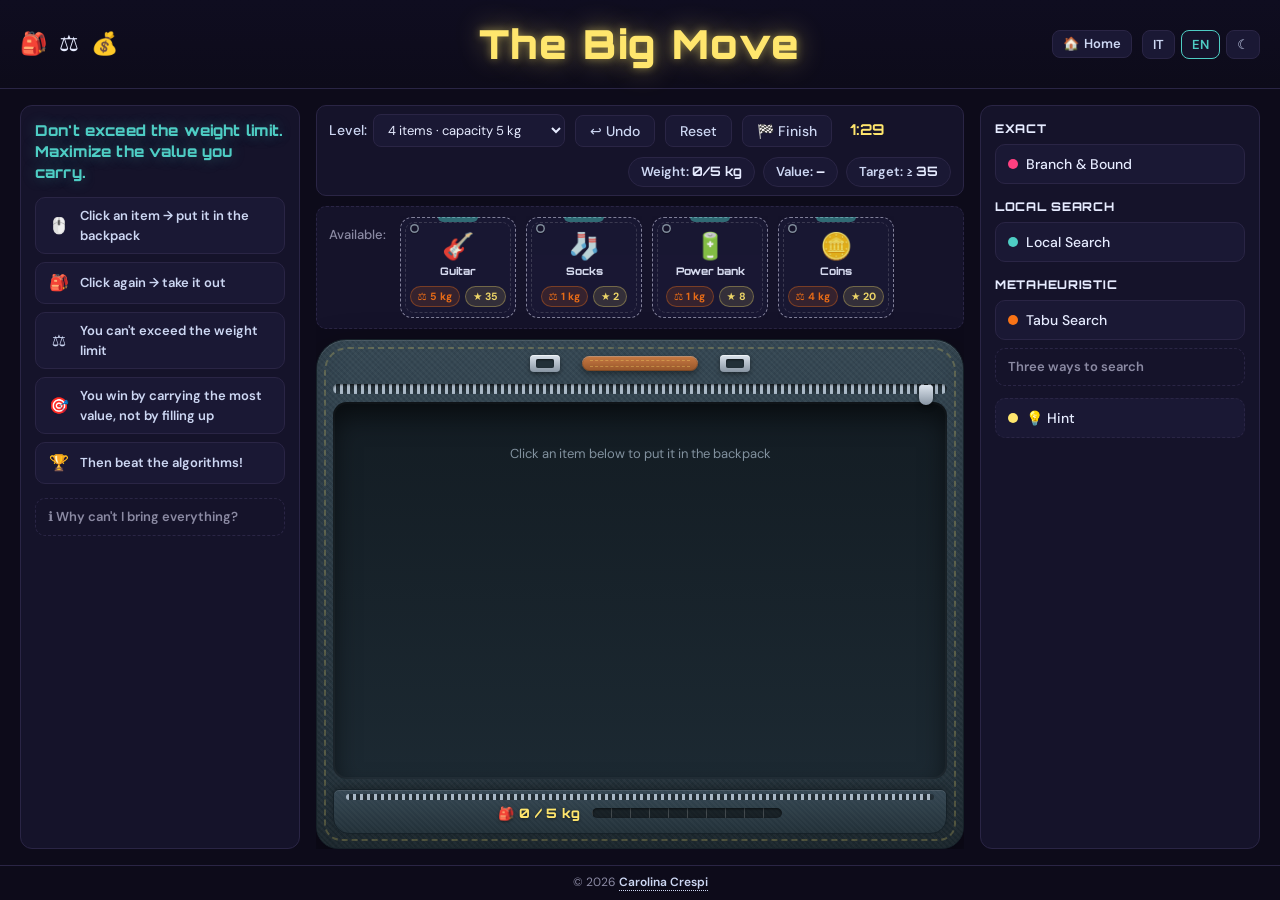
<file: il-grande-trasloco/index.html>
<!doctype html>
<html lang="it">
<head>
  <meta charset="utf-8"/>
  <meta name="viewport" content="width=device-width,initial-scale=1"/>
  <title>Il Grande Trasloco</title>
  <link rel="stylesheet" href="style.css"/>
</head>
<body>

<!-- ======= HEADER ======= -->
<header>
  <div class="header-emoji" aria-hidden="true"><span>🎒</span><span>⚖️</span><span>💰</span></div>
  <h1 data-i18n="title">Il Grande Trasloco</h1>
  <div class="header-right">
    <a class="home-link" href="../index.html" title="La Sala Giochi dell'IA" aria-label="Home: La Sala Giochi dell'IA">🏠 <span>Home</span></a>
    <button id="btn-it" type="button" aria-pressed="true">IT</button>
    <button id="btn-en" type="button" aria-pressed="false">EN</button>
    <button id="btn-theme" type="button" aria-label="Toggle theme">☾</button>
  </div>
</header>

<!-- ======= 3-COLUMN LAYOUT ======= -->
<main class="layout-3col">

  <!-- ======= LEFT PANE: instructions ======= -->
  <aside class="left-pane">
    <div class="tagline" data-i18n="tagline">Non superare il peso massimo. Massimizza il valore che porti.</div>

    <div class="howto-arcade">
      <div class="howto-step"><span class="howto-icon">🖱️</span><span data-i18n="howto_1">Click su un oggetto → lo metti nello zaino</span></div>
      <div class="howto-step"><span class="howto-icon">🎒</span><span data-i18n="howto_2">Click di nuovo → lo togli</span></div>
      <div class="howto-step"><span class="howto-icon">⚖️</span><span data-i18n="howto_3">Non puoi superare il peso massimo</span></div>
      <div class="howto-step"><span class="howto-icon">🎯</span><span data-i18n="howto_goal">Vince chi porta più valore, non chi riempie di più</span></div>
      <div class="howto-step"><span class="howto-icon">🏆</span><span data-i18n="howto_4">Poi sfida gli algoritmi!</span></div>
    </div>

    <details class="theory-details">
      <summary data-i18n="theory_summary">ℹ️ Perché non posso portare tutto?</summary>
      <p data-i18n="intro_p1">
        Il tuo zaino ha una capacità massima. Ogni oggetto ha un <b>peso</b> e
        un <b>valore</b> — la somma dei pesi degli oggetti scelti non può mai
        superare la capacità dello zaino, quindi a volte conviene lasciare a
        casa un oggetto pesante anche se vale molto.
      </p>
      <p data-i18n="intro_p2">
        È lo stesso tipo di problema che decide <em>cosa caricare su un camion</em>
        con un limite di peso, come <em>investire un budget</em> limitato, o
        come <em>tagliare un rotolo di stoffa</em> sprecando meno materiale possibile.
      </p>
      <p data-i18n="intro_p3">
        Curiosità matematica: si chiama <b>problema dello zaino</b> (Knapsack
        Problem) — uno dei problemi di ottimizzazione più studiati in assoluto.
      </p>
      <p data-i18n="intro_p4">
        Trovare la combinazione di valore massimo è <b>NP-difficile</b>. Con
        pochi oggetti un algoritmo <b>esatto</b> trova sempre l'ottimo; con
        tanti oggetti diventa impossibile, e si usano <b>metaeuristiche</b> —
        provale qui a destra!
      </p>
    </details>

  </aside>

  <!-- ======= CENTER PANE ======= -->
  <section class="center-pane">
    <div class="stage">

      <!-- controls bar -->
      <div class="controls-bar">
        <label>
          <span data-i18n="level_label">Livello:</span>
          <select id="levelSel" aria-label="Seleziona livello"></select>
        </label>
        <button id="btnUndo" type="button" data-i18n="btn_undo">↩ Annulla</button>
        <button id="btnReset" type="button" data-i18n="btn_reset">Reset</button>
        <button id="btnFinish" type="button" data-i18n="btn_finish">🏁 Fine</button>
        <span id="timer"></span>
        <div id="hud">
          <span class="hud-chip"><span data-i18n="weight_label">Peso:</span> <b id="weightCount">–</b></span>
          <span class="hud-chip"><span data-i18n="value_label">Valore:</span> <b id="valueCount">–</b></span>
          <span class="hud-chip"><span data-i18n="goal_label">Obiettivo: ≥</span> <b id="goalCount">–</b></span>
        </div>
      </div>

      <!-- pool: oggetti non ancora nello zaino -->
      <div class="pool-bar">
        <span class="label" data-i18n="pool_label">Disponibili:</span>
        <div id="pool"></div>
      </div>

      <!-- backpack board + overlays -->
      <div class="board-wrap" aria-label="Zaino">
        <div id="board" class="backpack">

          <!-- top: shoulder-strap buckles + grab handle -->
          <div class="bp-top" aria-hidden="true">
            <span class="bp-buckle"></span>
            <span class="bp-handle"></span>
            <span class="bp-buckle"></span>
          </div>

          <!-- main compartment zipper -->
          <div class="bp-zip" aria-hidden="true"><span class="bp-zip-pull"></span></div>

          <!-- main compartment: packed items live here -->
          <div class="bag-zone" id="bagZone"></div>

          <!-- front pocket: luggage-scale capacity gauge -->
          <div class="bp-pocket">
            <span class="bp-pocket-zip" aria-hidden="true"></span>
            <div class="cap-gauge">
              <span id="capLabel">🎒 0 / 0</span>
              <div class="cap-bar"><div class="cap-fill" id="capFill"></div></div>
            </div>
            <!-- appears when nothing else fits: weight, value carried, and
                 whether that value can still be improved -->
            <div id="bagStatus" class="bag-status" role="status" aria-live="polite"></div>
          </div>

        </div>
        <div id="feedback" class="feedback-toast"></div>
        <div id="progressBar" class="progress-bar" style="display:none;">
          <div class="fill" id="progressFill"></div>
        </div>
      </div>

    </div>
  </section>

  <!-- ======= RIGHT PANE: algorithms ======= -->
  <aside class="right-pane sidebar">

    <!-- 1) ESATTO — livelli piccoli -->
    <h3 data-i18n="cat_exact" data-i18n-title="cat_exact_hint">Esatto</h3>
    <button class="algo-btn" data-algo="bnb" data-i18n-title="cat_exact_hint">
      <span class="dot" style="background:#FF4081"></span>
      <span data-i18n="btn_bnb">Branch &amp; Bound</span>
    </button>

    <!-- 2) RICERCA LOCALE — livelli intermedi -->
    <h3 data-i18n="cat_local" data-i18n-title="cat_local_hint">Ricerca locale</h3>
    <button class="algo-btn" data-algo="ls" data-i18n-title="cat_local_hint">
      <span class="dot" style="background:#4ECDC4"></span>
      <span data-i18n="btn_ls">Local Search</span>
    </button>

    <!-- 3) METAEURISTICA — livelli grandi -->
    <h3 data-i18n="cat_meta_single" data-i18n-title="cat_meta_single_hint">Metaeuristica</h3>
    <button class="algo-btn" data-algo="ts" data-i18n-title="cat_meta_single_hint">
      <span class="dot" style="background:#F97316"></span>
      <span data-i18n="btn_ts">Tabu Search</span>
    </button>

    <!-- Dynamic algo info -->
    <div id="algoInfo" class="algo-info"></div>

    <!-- Collapsed: tre approcci a confronto -->
    <details class="theory-details">
      <summary data-i18n="fixed_title">Tre modi di cercare</summary>
      <p data-i18n="fixed_text">
        Il <em>Branch &amp; Bound</em> garantisce il massimo valore, ma il tempo
        esplode con tanti oggetti (qui disattivato oltre 15). La <em>Local
        Search</em> è veloce ma può bloccarsi in un vicolo cieco. La
        <em>Tabu Search</em> accetta anche mosse peggiori per uscirne e vieta
        di tornare subito indietro, e regge zaini molto più grandi. Ma né lei
        né la Local Search garantiscono l'ottimo: spesso si fermano poco
        sotto, ed è normale così.
      </p>
    </details>

    <!-- Hint button -->
    <button class="algo-btn" id="btnHint" style="margin-top:12px; border-style:dashed;">
      <span class="dot" style="background:var(--yellow)"></span>
      <span data-i18n="btn_hint">💡 Hint</span>
    </button>

  </aside>

</main>

<!-- ======= FOOTER ======= -->
<footer class="site-footer">© 2026 <a href="https://www.dmi.unict.it/ccrespi/" target="_blank" rel="noopener">Carolina Crespi</a></footer>

<!-- ======= I18N DICTIONARY ======= -->
<script>
const GC_I18N = {
  it: {
    page_title: "Il Grande Trasloco — Riempi lo Zaino",
    title: "Il Grande Trasloco",
    tagline: "Non superare il peso massimo. Massimizza il valore che porti.",

    theory_summary: "ℹ️ Perché non posso portare tutto?",
    intro_p1: "Il tuo zaino ha una capacità massima. Ogni oggetto ha un <b>peso</b> e un <b>valore</b> — la somma dei pesi degli oggetti scelti non può mai superare la capacità dello zaino, quindi a volte conviene lasciare a casa un oggetto pesante anche se vale molto.",
    intro_p2: "È lo stesso tipo di problema che decide <em>cosa caricare su un camion</em> con un limite di peso, come <em>investire un budget</em> limitato, o come <em>tagliare un rotolo di stoffa</em> sprecando meno materiale possibile.",
    intro_p3: "Curiosità matematica: si chiama <b>problema dello zaino</b> (Knapsack Problem) — uno dei problemi di ottimizzazione più studiati in assoluto.",
    intro_p4: "Trovare la combinazione di valore massimo è <b>NP-difficile</b>. Con pochi oggetti un algoritmo <b>esatto</b> trova sempre l'ottimo; con tanti oggetti diventa impossibile, e si usano <b>metaeuristiche</b> — provale qui a destra!",

    howto_1: "Click su un oggetto → lo metti nello zaino",
    howto_2: "Click di nuovo → lo togli",
    howto_3: "Non puoi superare il peso massimo",
    howto_goal: "Vince chi porta più valore, non chi riempie di più",
    howto_4: "Poi sfida gli algoritmi!",

    level_label: "Livello:",
    level_opt_tpl: "{n} oggetti · capacità {cap} kg",
    btn_undo: "↩ Annulla",
    btn_reset: "Reset",
    btn_finish: "🏁 Fine",
    weight_label: "Peso:",
    value_label: "Valore:",
    goal_label: "Obiettivo: ≥",
    pool_label: "Disponibili:",
    unit_value: "valore",
    pool_empty_hint: "Hai messo tutto nello zaino!",
    bag_empty_hint: "Clicca un oggetto qui sotto per metterlo nello zaino",

    bag_full_tpl: "Non entra più niente — {w}/{cap} kg · valore trasportato: {v}",
    bag_full_optimal: "🏆 E hai preso il massimo valore possibile: nessuna combinazione fa meglio di {v}. Ora sfida gli algoritmi!",
    bag_full_better: "Ma si può fare di meglio: il massimo è <b>{goal}</b> Non vince chi riempie lo zaino, vince chi trasporta più valore — prova a togliere un oggetto pesante e rimpiazzarlo con due leggeri che valgono di più.",

    cat_exact: "Esatto",
    cat_exact_hint: "Trova sempre l'ottimo, solo su pochi oggetti",
    btn_bnb: "Branch & Bound",

    cat_local: "Ricerca locale",
    cat_local_hint: "Veloce, ma può bloccarsi in un vicolo cieco",
    btn_ls: "Local Search",

    cat_meta_single: "Metaeuristica",
    cat_meta_single_hint: "Vieta le mosse appena fatte per non tornare indietro",
    btn_ts: "Tabu Search",

    fixed_title: "Tre modi di cercare",
    fixed_text: "Il <em>Branch &amp; Bound</em> garantisce il massimo valore, ma il tempo esplode con tanti oggetti (qui disattivato oltre 15). La <em>Local Search</em> è veloce ma può bloccarsi in un vicolo cieco. La <em>Tabu Search</em> accetta anche mosse peggiori per uscirne e vieta di tornare subito indietro, e regge zaini molto più grandi. Ma né lei né la Local Search garantiscono l'ottimo: spesso si fermano poco sotto, ed è normale così.",

    btn_hint: "💡 Hint",

    feedback_win: "🎉 Ottimo!",
    feedback_value_tpl: "Valore raggiunto: {N}",
    feedback_optimal: "Hai trovato l'ottimo!",
    feedback_not_optimal: "L'ottimo per questo livello è {goal} — si può fare meglio.",
    feedback_beat: "Hai battuto {algo}!",
    feedback_tie: "Come {algo} — pareggio!",
    feedback_lost: "{algo} ha fatto meglio ({n}).",
    feedback_retry: "Riprova",
    feedback_challenge: "Prova gli algoritmi per confrontarti!",
    algo_optimal_guaranteed: "Ottimo garantito",
    algo_optimal_lucky: "Ha trovato l'ottimo — ma non era garantito",
    algo_below: "Si ferma sotto l'ottimo ({goal}), ed è normale: nessuna euristica lo garantisce. Solo il Branch &amp; Bound lo trova sempre — ma solo su pochi oggetti.",
    disabled_backtrack: "Troppi oggetti: il Branch & Bound impiegherebbe troppo tempo (oltre 15).",
    no_fit: "Non entra più nello zaino!",

    info: {
      bnb: "<b>Branch &amp; Bound</b><br>Prova, per ogni oggetto, sia a includerlo che a escluderlo, tornando indietro nei vicoli ciechi — ma con un trucco in più: calcola un limite massimo teorico per ogni ramo e <em>taglia</em> subito quelli che non potrebbero mai battere il miglior risultato trovato finora. Garantisce il valore massimo assoluto, ma diventa impraticabile oltre ~15 oggetti.",
      ls: "<b>Local Search</b><br>Parte da uno zaino iniziale (riempito per rapporto valore/peso) e prova piccoli cambiamenti a caso — aggiungere, togliere o scambiare un oggetto — accettando <em>solo</em> quelli che non peggiorano il valore. Veloce, ma se ogni cambiamento vicino peggiora le cose resta bloccata in un vicolo cieco — a differenza della Tabu Search, non ha modo di uscirne.",
      ts: "<b>Tabu Search</b><br>Ad ogni passo guarda <em>tutte</em> le mosse possibili (mettere o togliere un oggetto) e prende la migliore — anche quando è una mossa che peggiora il valore, ed è così che esce dai vicoli ciechi in cui la Local Search si blocca. Per non rimetterci subito quello che ha appena tolto, ogni oggetto mosso finisce nella <em>lista tabù</em> e resta vietato per qualche giro; l'unica eccezione è se quella mossa vietata batterebbe il record (criterio di aspirazione). È la metaeuristica in cui il termine stesso è nato, con Fred Glover nel 1986. Regge zaini molto grandi, ma <b>non garantisce l'ottimo</b>: spesso si ferma poco sotto, ed è il prezzo che paghi per la velocità."
    }
  },
  en: {
    page_title: "The Big Move — Fill the Bag",
    title: "The Big Move",
    tagline: "Don't exceed the weight limit. Maximize the value you carry.",

    theory_summary: "ℹ️ Why can't I bring everything?",
    intro_p1: "Your backpack has a maximum capacity. Each item has a <b>weight</b> and a <b>value</b> — the total weight of the items you pick can never exceed the backpack's capacity, so sometimes it pays to leave a heavy item home even if it's worth a lot.",
    intro_p2: "It's the same type of problem behind deciding <em>what to load on a truck</em> with a weight limit, how to <em>invest a limited budget</em>, or how to <em>cut a roll of fabric</em> wasting as little material as possible.",
    intro_p3: "Math trivia: it's called the <b>knapsack problem</b> — one of the most studied optimization problems of all.",
    intro_p4: "Finding the combination with maximum value is <b>NP-hard</b>. With few items an <b>exact</b> algorithm always finds the optimum; with many items it becomes impossible, so <b>metaheuristics</b> take over — try them on the right!",

    howto_1: "Click an item → put it in the backpack",
    howto_2: "Click again → take it out",
    howto_3: "You can't exceed the weight limit",
    howto_goal: "You win by carrying the most value, not by filling up",
    howto_4: "Then beat the algorithms!",

    level_label: "Level:",
    level_opt_tpl: "{n} items · capacity {cap} kg",
    btn_undo: "↩ Undo",
    btn_reset: "Reset",
    btn_finish: "🏁 Finish",
    weight_label: "Weight:",
    value_label: "Value:",
    goal_label: "Target: ≥",
    pool_label: "Available:",
    unit_value: "value",
    pool_empty_hint: "You've packed everything!",
    bag_empty_hint: "Click an item below to put it in the backpack",

    bag_full_tpl: "Nothing else fits — {w}/{cap} kg · value carried: {v}",
    bag_full_optimal: "🏆 And you took the highest value possible: no combination beats {v}. Now take on the algorithms!",
    bag_full_better: "But you can do better: the maximum is <b>{goal}</b> You don't win by filling the bag, you win by carrying the most value — try taking out a heavy item and replacing it with two light ones worth more.",

    cat_exact: "Exact",
    cat_exact_hint: "Always optimal, only for a few items",
    btn_bnb: "Branch & Bound",

    cat_local: "Local Search",
    cat_local_hint: "Fast, but can get stuck in a dead end",
    btn_ls: "Local Search",

    cat_meta_single: "Metaheuristic",
    cat_meta_single_hint: "Forbids the moves it just made, so it can't backtrack",
    btn_ts: "Tabu Search",

    fixed_title: "Three ways to search",
    fixed_text: "<em>Branch &amp; Bound</em> guarantees the maximum value, but runtime explodes with many items (disabled here above 15). <em>Local Search</em> is fast but can get stuck in a dead end. <em>Tabu Search</em> accepts even worse moves to escape one and forbids going straight back, and handles much larger backpacks. But neither it nor Local Search guarantees the optimum: they often stop just short, and that's normal.",

    btn_hint: "💡 Hint",

    feedback_win: "🎉 Great!",
    feedback_value_tpl: "Value reached: {N}",
    feedback_optimal: "You found the optimum!",
    feedback_not_optimal: "The optimum for this level is {goal} — you can do better.",
    feedback_beat: "You beat {algo}!",
    feedback_tie: "Same as {algo} — tie!",
    feedback_lost: "{algo} did better ({n}).",
    feedback_retry: "Try again",
    feedback_challenge: "Try the algorithms to compare!",
    algo_optimal_guaranteed: "Optimum guaranteed",
    algo_optimal_lucky: "It found the optimum — but it wasn't guaranteed",
    algo_below: "It stops below the optimum ({goal}), and that's normal: no heuristic guarantees it. Only Branch &amp; Bound always finds it — but only for a few items.",
    disabled_backtrack: "Too many items: Branch & Bound would take too long (over 15).",
    no_fit: "Doesn't fit in the backpack anymore!",

    info: {
      bnb: "<b>Branch &amp; Bound</b><br>For every item, it tries both including and excluding it, backtracking at dead ends — but with a twist: it computes a theoretical upper bound for each branch and <em>prunes</em> any branch that could never beat the best result found so far. Guarantees the absolute maximum value, but becomes impractical beyond ~15 items.",
      ls: "<b>Local Search</b><br>Starts from an initial backpack (filled by value/weight ratio) and tries small random changes — adding, removing or swapping an item — accepting <em>only</em> the ones that don't lower the value. Fast, but if every nearby change makes things worse it gets stuck in a dead end — unlike Tabu Search, it has no way out.",
      ts: "<b>Tabu Search</b><br>At every step it looks at <em>all</em> the available moves (put an item in, take one out) and picks the best one — even when that move lowers the value, which is exactly how it escapes the dead ends where Local Search gets stuck. To stop it from putting straight back what it just took out, every moved item goes on the <em>tabu list</em> and stays forbidden for a few rounds; the one exception is a forbidden move that would beat the record (aspiration criterion). It's the metaheuristic that gave the word its name, coined by Fred Glover in 1986. It handles very large backpacks, but it <b>doesn't guarantee the optimum</b>: it often stops just short, and that's the price of speed."
    }
  }
};

/* ======= i18n engine ======= */
const $ = (s,r=document) => r.querySelector(s);
const $$ = (s,r=document) => [...r.querySelectorAll(s)];

let gcLang = localStorage.getItem('zaino_lang') ||
  ((navigator.language||'it').toLowerCase().startsWith('en') ? 'en' : 'it');

function setLang(lang) {
  gcLang = lang;
  const d = GC_I18N[lang];
  $$('[data-i18n]').forEach(el => {
    const k = el.getAttribute('data-i18n');
    if (d[k]) el.innerHTML = d[k];
  });
  $$('[data-i18n-title]').forEach(el => {
    const k = el.getAttribute('data-i18n-title');
    if (d[k]) el.title = d[k];
  });
  document.title = d.page_title || document.title;
  document.documentElement.lang = lang;
  $('#btn-it')?.setAttribute('aria-pressed', lang === 'it');
  $('#btn-en')?.setAttribute('aria-pressed', lang === 'en');
  localStorage.setItem('zaino_lang', lang);
  if (typeof populateLevelSelect === 'function') populateLevelSelect();
  if (typeof refreshAlgoInfo === 'function') refreshAlgoInfo();
  if (typeof renderBoard === 'function') renderBoard();
}

$('#btn-it')?.addEventListener('click', () => setLang('it'));
$('#btn-en')?.addEventListener('click', () => setLang('en'));

/* ======= theme toggle ======= */
const themeBtn = $('#btn-theme');
let currentTheme = localStorage.getItem('zaino_theme') || 'dark';
function applyTheme(t) {
  currentTheme = t;
  if (t === 'light') document.documentElement.setAttribute('data-theme', 'light');
  else document.documentElement.removeAttribute('data-theme');
  if (themeBtn) themeBtn.textContent = t === 'light' ? '☀' : '☾';
  localStorage.setItem('zaino_theme', t);
}
themeBtn?.addEventListener('click', () => applyTheme(currentTheme === 'light' ? 'dark' : 'light'));
applyTheme(currentTheme);

/* ======= init lang ======= */
setLang(gcLang);
</script>

<!-- ======= GAME LOGIC ======= -->
<script src="app.js"></script>
</body>
</html>
</file>
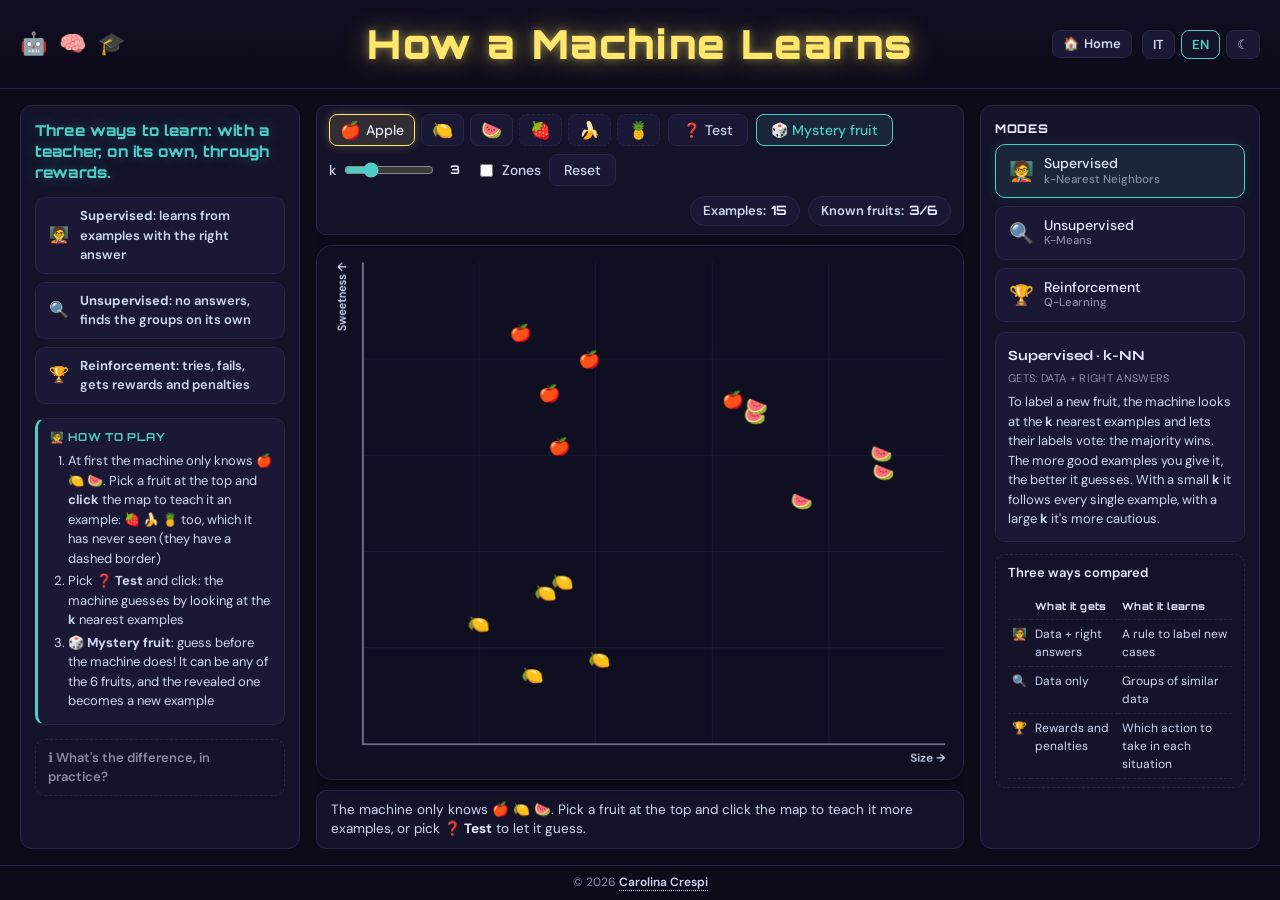
<file: machine-learning/index.html>
<!doctype html>
<html lang="it">
<head>
  <meta charset="utf-8"/>
  <meta name="viewport" content="width=device-width,initial-scale=1"/>
  <title>Come Impara una Macchina</title>
  <link rel="stylesheet" href="style.css"/>
</head>
<body>

<!-- ======= HEADER ======= -->
<header>
  <div class="header-emoji" aria-hidden="true"><span>🤖</span><span>🧠</span><span>🎓</span></div>
  <h1 data-i18n="title">Come Impara una Macchina</h1>
  <div class="header-right">
    <a class="home-link" href="../index.html" title="La Sala Giochi dell'IA" aria-label="Home: La Sala Giochi dell'IA">🏠 <span>Home</span></a>
    <button id="btn-it" type="button" aria-pressed="true">IT</button>
    <button id="btn-en" type="button" aria-pressed="false">EN</button>
    <button id="btn-theme" type="button" aria-label="Toggle theme">☾</button>
  </div>
</header>

<!-- ======= 3-COLUMN LAYOUT ======= -->
<main class="layout-3col">

  <!-- ======= LEFT PANE: instructions ======= -->
  <aside class="left-pane">
    <div class="tagline" data-i18n="tagline">Tre modi di imparare: con un maestro, da sola, a suon di premi.</div>

    <div class="howto-arcade">
      <div class="howto-step"><span class="howto-icon">🧑‍🏫</span><span data-i18n="howto_sup"><b>Supervisionato</b>: impara da esempi con la risposta giusta</span></div>
      <div class="howto-step"><span class="howto-icon">🔍</span><span data-i18n="howto_unsup"><b>Non supervisionato</b>: nessuna risposta, trova da sola i gruppi</span></div>
      <div class="howto-step"><span class="howto-icon">🏆</span><span data-i18n="howto_rl"><b>Rinforzo</b>: prova, sbaglia, riceve premi e punizioni</span></div>
    </div>

    <!-- how to play the current mode (filled by JS) -->
    <div id="modeHelp" class="mode-help"></div>

    <details class="theory-details">
      <summary data-i18n="theory_summary">ℹ️ Qual è la differenza, in pratica?</summary>
      <p data-i18n="intro_p1">Nel <b>supervisionato</b> diamo alla macchina tanti esempi <em>già etichettati</em> ("questa è una mela", "questo è un limone"): impara la regola e poi la usa su casi nuovi. Così funzionano i filtri anti-spam o il riconoscimento delle foto.</p>
      <p data-i18n="intro_p2">Nel <b>non supervisionato</b> le etichette non ci sono: la macchina cerca da sola <em>somiglianze</em> e raggruppa i dati. Scopre i gruppi, ma non sa come si chiamano. Così si trovano i profili dei clienti di un negozio.</p>
      <p data-i18n="intro_p3">Nel <b>rinforzo</b> non ci sono dati da cui partire: un agente <em>agisce</em> in un ambiente e riceve premi o punizioni. Provando e riprovando impara la strategia migliore. Così i robot imparano a camminare e i computer a giocare a scacchi.</p>
    </details>

  </aside>

  <!-- ======= CENTER PANE ======= -->
  <section class="center-pane">
    <div class="stage">

      <div class="controls-bar">
        <!-- SUPERVISED -->
        <div class="mode-group" data-group="sup">
          <!-- fruit palette: the name shows only on the selected fruit -->
          <div class="fruit-palette">
            <button class="tool-btn fruit" type="button" data-tool="0" aria-pressed="true">🍎 <span class="tool-name" data-i18n="c0">Mela</span></button>
            <button class="tool-btn fruit" type="button" data-tool="1" aria-pressed="false">🍋 <span class="tool-name" data-i18n="c1">Limone</span></button>
            <button class="tool-btn fruit" type="button" data-tool="2" aria-pressed="false">🍉 <span class="tool-name" data-i18n="c2">Anguria</span></button>
            <button class="tool-btn fruit" type="button" data-tool="3" aria-pressed="false">🍓 <span class="tool-name" data-i18n="c3">Fragola</span></button>
            <button class="tool-btn fruit" type="button" data-tool="4" aria-pressed="false">🍌 <span class="tool-name" data-i18n="c4">Banana</span></button>
            <button class="tool-btn fruit" type="button" data-tool="5" aria-pressed="false">🍍 <span class="tool-name" data-i18n="c5">Ananas</span></button>
          </div>
          <button class="tool-btn" type="button" data-tool="test" aria-pressed="false">❓ <span data-i18n="tool_test">Prova</span></button>
          <button id="supQuiz" type="button" class="primary" data-i18n="btn_quiz">🎲 Frutto misterioso</button>
          <label class="range"><span>k</span><input id="supK" type="range" min="1" max="9" step="2" value="3"/><b id="supKVal">3</b></label>
          <label class="chk"><input id="supZones" type="checkbox"/> <span data-i18n="chk_zones">Zone</span></label>
          <button id="supReset" type="button" data-i18n="btn_reset">Reset</button>
        </div>

        <!-- UNSUPERVISED -->
        <div class="mode-group" data-group="unsup" hidden>
          <label class="range"><span>K</span><input id="unK" type="range" min="2" max="5" step="1" value="3"/><b id="unKVal">3</b></label>
          <button id="unStep" type="button" class="primary" data-i18n="btn_step">Passo</button>
          <button id="unRun" type="button" data-i18n="btn_run">▶ Avvia</button>
          <label class="chk"><input id="unTruth" type="checkbox"/> <span data-i18n="chk_truth">Mostra etichette vere</span></label>
          <button id="unReset" type="button" data-i18n="btn_reset">Reset</button>
        </div>

        <!-- REINFORCEMENT -->
        <div class="mode-group" data-group="rl" hidden>
          <button id="rlOne" type="button" data-i18n="btn_episode">▶ 1 tentativo</button>
          <button id="rlMany" type="button" data-i18n="btn_train">⏩ Allena ×10</button>
          <button id="rlExam" type="button" class="primary" data-i18n="btn_exam">🎓 Esame</button>
          <label class="range"><span data-i18n="lbl_eps">Curiosità</span><input id="rlEps" type="range" min="0" max="0.5" step="0.05" value="0.2"/><b id="rlEpsVal">0.20</b></label>
          <label class="chk"><input id="rlArrows" type="checkbox" checked/> <span data-i18n="chk_arrows">Frecce</span></label>
          <button id="rlReset" type="button" data-i18n="btn_reset_brain">🔄 Nuova partita</button>
        </div>

        <div id="hud"></div>
      </div>

      <div class="board-wrap" aria-label="Area di gioco">
        <canvas id="canvas"></canvas>
        <div id="feedback" class="feedback-toast"></div>
      </div>

      <div id="caption" class="caption"></div>

    </div>
  </section>

  <!-- ======= RIGHT PANE: modes ======= -->
  <aside class="right-pane sidebar">
    <h3 data-i18n="side_title">Modalità</h3>

    <button class="algo-btn" data-mode="sup">
      <span class="emoji">🧑‍🏫</span>
      <span class="algo-label"><span data-i18n="m_sup">Supervisionato</span><small data-i18n="m_sup_sub">k-Nearest Neighbors</small></span>
    </button>
    <button class="algo-btn" data-mode="unsup">
      <span class="emoji">🔍</span>
      <span class="algo-label"><span data-i18n="m_unsup">Non supervisionato</span><small data-i18n="m_unsup_sub">K-Means</small></span>
    </button>
    <button class="algo-btn" data-mode="rl">
      <span class="emoji">🏆</span>
      <span class="algo-label"><span data-i18n="m_rl">Con rinforzo</span><small data-i18n="m_rl_sub">Q-Learning</small></span>
    </button>

    <div id="algoInfo" class="algo-info show"></div>

    <details class="theory-details" open>
      <summary data-i18n="cmp_title">Tre modi a confronto</summary>
      <div class="table-scroll">
        <table class="cmp-table">
          <thead><tr><th></th><th data-i18n="cmp_h_in">Cosa riceve</th><th data-i18n="cmp_h_out">Cosa impara</th></tr></thead>
          <tbody>
            <tr><td>🧑‍🏫</td><td data-i18n="cmp_sup_in">Dati + risposte giuste</td><td data-i18n="cmp_sup_out">Una regola per etichettare casi nuovi</td></tr>
            <tr><td>🔍</td><td data-i18n="cmp_unsup_in">Solo dati</td><td data-i18n="cmp_unsup_out">Gruppi di dati simili</td></tr>
            <tr><td>🏆</td><td data-i18n="cmp_rl_in">Premi e punizioni</td><td data-i18n="cmp_rl_out">Quale azione fare in ogni situazione</td></tr>
          </tbody>
        </table>
      </div>
    </details>
  </aside>

</main>

<!-- ======= FOOTER ======= -->
<footer class="site-footer">© 2026 <a href="https://www.dmi.unict.it/ccrespi/" target="_blank" rel="noopener">Carolina Crespi</a></footer>

<script src="i18n.js"></script>
<script src="core.js"></script>
<script src="sup.js"></script>
<script src="unsup.js"></script>
<script src="rl.js"></script>
</body>
</html>
</file>
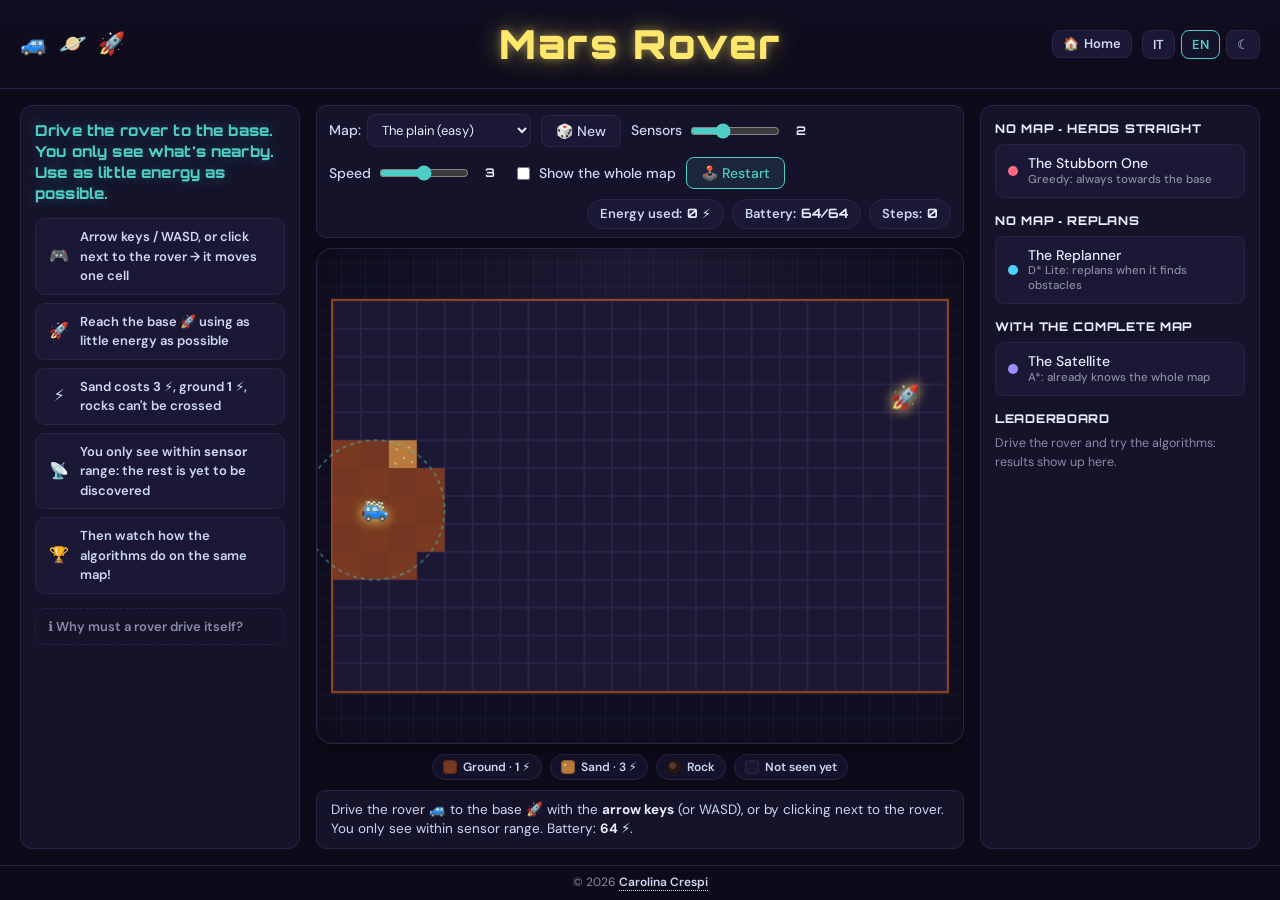
<file: rover-marte/index.html>
<!doctype html>
<html lang="it">
<head>
  <meta charset="utf-8"/>
  <meta name="viewport" content="width=device-width,initial-scale=1"/>
  <title>Rover su Marte</title>
  <link rel="stylesheet" href="style.css"/>
</head>
<body>

<!-- ======= HEADER ======= -->
<header>
  <div class="header-emoji" aria-hidden="true"><span>🚙</span><span>🪐</span><span>🚀</span></div>
  <h1 data-i18n="title">Rover su Marte</h1>
  <div class="header-right">
    <a class="home-link" href="../index.html" title="La Sala Giochi dell'IA" aria-label="Home: La Sala Giochi dell'IA">🏠 <span>Home</span></a>
    <button id="btn-it" type="button" aria-pressed="true">IT</button>
    <button id="btn-en" type="button" aria-pressed="false">EN</button>
    <button id="btn-theme" type="button" aria-label="Toggle theme">☾</button>
  </div>
</header>

<!-- ======= 3-COLUMN LAYOUT ======= -->
<main class="layout-3col">

  <!-- ======= LEFT PANE: instructions ======= -->
  <aside class="left-pane">
    <div class="tagline" data-i18n="tagline">Porta il rover alla base. Vedi solo ciò che è vicino. Consuma meno energia possibile.</div>

    <div class="howto-arcade">
      <div class="howto-step"><span class="howto-icon">🎮</span><span data-i18n="howto_1">Frecce / WASD, oppure clicca vicino al rover → si muove di una casella</span></div>
      <div class="howto-step"><span class="howto-icon">🚀</span><span data-i18n="howto_2">Raggiungi la base 🚀 consumando meno energia possibile</span></div>
      <div class="howto-step"><span class="howto-icon">⚡</span><span data-i18n="howto_3">La sabbia costa <b>3 ⚡</b>, il terreno <b>1 ⚡</b>, le rocce non si attraversano</span></div>
      <div class="howto-step"><span class="howto-icon">📡</span><span data-i18n="howto_4">Vedi solo entro il raggio dei <b>sensori</b>: il resto è da scoprire</span></div>
      <div class="howto-step"><span class="howto-icon">🏆</span><span data-i18n="howto_5">Poi guarda come se la cavano gli algoritmi, sulla stessa mappa!</span></div>
    </div>

    <details class="theory-details">
      <summary data-i18n="theory_summary">ℹ️ Perché un rover deve guidarsi da solo?</summary>
      <p data-i18n="intro_p1"></p>
      <p data-i18n="intro_p2"></p>
      <p data-i18n="intro_p3"></p>
      <p data-i18n="intro_p4"></p>
    </details>

  </aside>

  <!-- ======= CENTER PANE ======= -->
  <section class="center-pane">
    <div class="stage">

      <div class="controls-bar">
        <label>
          <span data-i18n="level_label">Mappa:</span>
          <select id="levelSel" aria-label="Mappa">
            <option value="plain" data-i18n="lvl_plain">La pianura (facile)</option>
            <option value="crater" data-i18n="lvl_crater">Il cratere (medio)</option>
            <option value="canyon" data-i18n="lvl_canyon">I canyon (difficile)</option>
            <option value="random" data-i18n="lvl_random">Mappa casuale</option>
          </select>
        </label>
        <button id="btnNewMap" type="button" data-i18n="btn_new_map">🎲 Nuova</button>
        <label class="range"><span data-i18n="lbl_sensor">Sensori</span><input id="sensor" type="range" min="1" max="4" step="1" value="2"/><b id="sensorVal">2</b></label>
        <label class="range"><span data-i18n="lbl_speed">Velocità</span><input id="speed" type="range" min="1" max="5" step="1" value="3"/><b id="speedVal">3</b></label>
        <label class="chk"><input id="noFog" type="checkbox"/> <span data-i18n="chk_fog">Mostra tutta la mappa</span></label>
        <button id="btnYou" type="button" class="primary" data-i18n="btn_you">🕹️ Ricomincia</button>
        <div id="hud"></div>
      </div>

      <div class="board-wrap" aria-label="Superficie di Marte">
        <canvas id="canvas"></canvas>
        <div id="feedback" class="feedback-toast"></div>
      </div>

      <div class="under-board">
        <div class="legend-bar" aria-hidden="true">
          <span class="legend-chip on"><span class="swatch flat"></span><span data-i18n="legend_flat">Terreno · 1 ⚡</span></span>
          <span class="legend-chip on"><span class="swatch sand"></span><span data-i18n="legend_sand">Sabbia · 3 ⚡</span></span>
          <span class="legend-chip on"><span class="swatch rock"></span><span data-i18n="legend_rock">Roccia</span></span>
          <span class="legend-chip on"><span class="swatch fog"></span><span data-i18n="legend_fog">Non ancora visto</span></span>
        </div>

        <!-- touch controls (hidden when a mouse + keyboard are available) -->
        <div class="dpad" role="group" data-i18n-aria="dpad_label" aria-label="Comandi del rover">
          <button type="button" data-dir="0" class="up" aria-label="↑">▲</button>
          <button type="button" data-dir="3" class="left" aria-label="←">◀</button>
          <button type="button" data-dir="1" class="right" aria-label="→">▶</button>
          <button type="button" data-dir="2" class="down" aria-label="↓">▼</button>
        </div>
      </div>

      <div id="caption" class="caption"></div>

    </div>
  </section>

  <!-- ======= RIGHT PANE: algorithms ======= -->
  <aside class="right-pane sidebar">

    <h3 data-i18n="cat_greedy">Senza mappa · punta dritto</h3>
    <button class="algo-btn" data-algo="greedy">
      <span class="dot" style="background:#FF6B81"></span>
      <span class="algo-label"><span data-i18n="n_greedy">Il Testardo</span><small data-i18n="s_greedy">Greedy: sempre verso la base</small></span>
    </button>

    <h3 data-i18n="cat_replan">Senza mappa · ripianifica</h3>
    <button class="algo-btn" data-algo="replan">
      <span class="dot" style="background:#4FD1FF"></span>
      <span class="algo-label"><span data-i18n="n_replan">Il Ripianificatore</span><small data-i18n="s_replan">D* Lite: rifà il piano se scopre ostacoli</small></span>
    </button>

    <h3 data-i18n="cat_astar">Con la mappa completa</h3>
    <button class="algo-btn" data-algo="astar">
      <span class="dot" style="background:#9B8CFF"></span>
      <span class="algo-label"><span data-i18n="n_astar">Il Satellite</span><small data-i18n="s_astar">A*: conosce già tutta la mappa</small></span>
    </button>

    <h3 data-i18n="board_title">Classifica</h3>
    <div id="scoreboard" class="scoreboard"></div>

    <div id="algoInfo" class="algo-info"></div>
  </aside>

</main>

<!-- ======= FOOTER ======= -->
<footer class="site-footer">© 2026 <a href="https://www.dmi.unict.it/ccrespi/" target="_blank" rel="noopener">Carolina Crespi</a></footer>

<script src="i18n.js"></script>
<script src="game.js"></script>
</body>
</html>
</file>
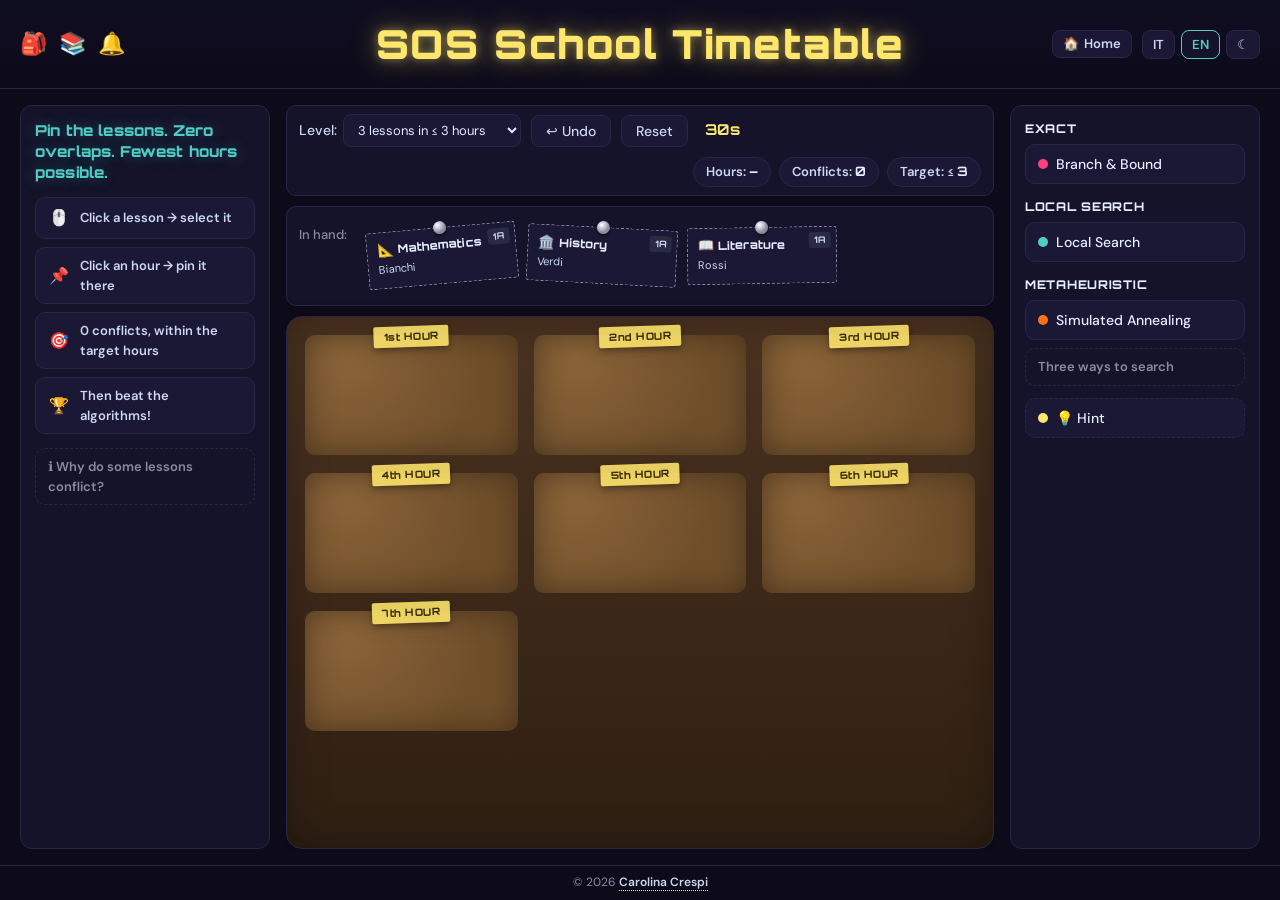
<file: sos-orario-scuola/index.html>
<!doctype html>
<html lang="it">
<head>
  <meta charset="utf-8"/>
  <meta name="viewport" content="width=device-width,initial-scale=1"/>
  <title>SOS Orario Scuola</title>
  <link rel="stylesheet" href="style.css"/>
</head>
<body>

<!-- ======= HEADER ======= -->
<header>
  <div class="header-emoji" aria-hidden="true"><span>🎒</span><span>📚</span><span>🔔</span></div>
  <h1 data-i18n="title">SOS Orario Scuola</h1>
  <div class="header-right">
    <a class="home-link" href="../index.html" title="La Sala Giochi dell'IA" aria-label="Home: La Sala Giochi dell'IA">🏠 <span>Home</span></a>
    <button id="btn-it" type="button" aria-pressed="true">IT</button>
    <button id="btn-en" type="button" aria-pressed="false">EN</button>
    <button id="btn-theme" type="button" aria-label="Toggle theme">☾</button>
  </div>
</header>

<!-- ======= 3-COLUMN LAYOUT ======= -->
<main class="layout-3col">

  <!-- ======= LEFT PANE: instructions ======= -->
  <aside class="left-pane">
    <div class="tagline" data-i18n="tagline">Appendi le lezioni. Zero sovrapposizioni. Meno ore possibili.</div>

    <div class="howto-arcade">
      <div class="howto-step"><span class="howto-icon">🖱️</span><span data-i18n="howto_1">Click sulla lezione → la selezioni</span></div>
      <div class="howto-step"><span class="howto-icon">📌</span><span data-i18n="howto_2">Click sull'ora → la appendi lì</span></div>
      <div class="howto-step"><span class="howto-icon">🎯</span><span data-i18n="howto_3">0 conflitti, entro le ore-obiettivo</span></div>
      <div class="howto-step"><span class="howto-icon">🏆</span><span data-i18n="howto_4">Poi sfida gli algoritmi!</span></div>
    </div>

    <details class="theory-details">
      <summary data-i18n="theory_summary">ℹ️ Perché alcune lezioni vanno in conflitto?</summary>
      <p data-i18n="intro_p1">
        Ogni lezione ha una classe e un insegnante. Due lezioni non possono
        stare nella stessa ora se coinvolgono <b>la stessa classe</b> (non può
        seguire due materie insieme) o <b>lo stesso insegnante</b> (non può
        essere in due aule insieme) — guarda i tag sulla card per capire
        perché due lezioni sono in conflitto.
      </p>
      <p data-i18n="intro_p2">
        È lo stesso tipo di problema che assegna <em>canali Wi-Fi</em> a router
        vicini, organizza <em>turni di lavoro</em> o <em>orari dei treni</em>.
        Meno ore ⇒ orario più efficiente.
      </p>
      <p data-i18n="intro_p3">
        Curiosità matematica: si chiama <b>colorazione di un grafo</b> — ogni
        lezione è un nodo, ogni conflitto un arco, e trovare il minimo di ore
        equivale a colorare il grafo con meno colori possibile.
      </p>
      <p data-i18n="intro_p4">
        Trovare il minimo di ore è <b>NP-difficile</b>. Con poche lezioni un
        algoritmo <b>esatto</b> trova sempre l'ottimo; con tante lezioni diventa
        impossibile, e si usano <b>metaeuristiche</b> — provale qui a destra!
      </p>
    </details>

  </aside>

  <!-- ======= CENTER PANE ======= -->
  <section class="center-pane">
    <div class="stage">

      <!-- controls bar -->
      <div class="controls-bar">
        <label>
          <span data-i18n="level_label">Livello:</span>
          <select id="levelSel" aria-label="Seleziona livello"></select>
        </label>
        <button id="btnUndo" type="button" data-i18n="btn_undo">↩ Annulla</button>
        <button id="btnReset" type="button" data-i18n="btn_reset">Reset</button>
        <span id="timer"></span>
        <div id="hud">
          <span class="hud-chip"><span data-i18n="used_label">Ore:</span> <b id="usedCount">–</b></span>
          <span class="hud-chip"><span data-i18n="conf_label">Conflitti:</span> <b id="confCount">–</b></span>
          <span class="hud-chip"><span data-i18n="goal_label">Obiettivo: ≤</span> <b id="goalCount">–</b></span>
        </div>
      </div>

      <!-- pool: lezioni non ancora appuntate -->
      <div class="pool-bar">
        <span class="label" data-i18n="pool_label">In mano:</span>
        <div id="pool"></div>
      </div>

      <!-- corkboard + overlays -->
      <div class="board-wrap" aria-label="Diario di classe">
        <div id="board" class="corkboard"></div>
        <div id="feedback" class="feedback-toast"></div>
        <div id="progressBar" class="progress-bar" style="display:none;">
          <div class="fill" id="progressFill"></div>
        </div>
      </div>

    </div>
  </section>

  <!-- ======= RIGHT PANE: algorithms ======= -->
  <aside class="right-pane sidebar">

    <!-- 1) ESATTO — livelli piccoli -->
    <h3 data-i18n="cat_exact" data-i18n-title="cat_exact_hint">Esatto</h3>
    <button class="algo-btn" data-algo="bnb" data-i18n-title="cat_exact_hint">
      <span class="dot" style="background:#FF4081"></span>
      <span data-i18n="btn_bnb">Branch &amp; Bound</span>
    </button>

    <!-- 2) RICERCA LOCALE — livelli intermedi -->
    <h3 data-i18n="cat_local" data-i18n-title="cat_local_hint">Ricerca locale</h3>
    <button class="algo-btn" data-algo="ls" data-i18n-title="cat_local_hint">
      <span class="dot" style="background:#4ECDC4"></span>
      <span data-i18n="btn_ls">Local Search</span>
    </button>

    <!-- 3) METAEURISTICA — livelli grandi -->
    <h3 data-i18n="cat_meta_single" data-i18n-title="cat_meta_single_hint">Metaeuristica</h3>
    <button class="algo-btn" data-algo="sa" data-i18n-title="cat_meta_single_hint">
      <span class="dot" style="background:#F97316"></span>
      <span data-i18n="btn_sa">Simulated Annealing</span>
    </button>

    <!-- Dynamic algo info -->
    <div id="algoInfo" class="algo-info"></div>

    <!-- Collapsed: tre approcci a confronto -->
    <details class="theory-details">
      <summary data-i18n="fixed_title">Tre modi di cercare</summary>
      <p data-i18n="fixed_text">
        Il <em>Branch &amp; Bound</em> garantisce il minimo, ma il tempo esplode
        con tante lezioni (qui disattivato oltre 15). La <em>Local Search</em> è
        veloce ma può bloccarsi in un vicolo cieco. Il <em>Simulated Annealing</em>
        accetta anche mosse peggiori per uscirne, e regge orari molto più grandi.
      </p>
    </details>

    <!-- Hint button -->
    <button class="algo-btn" id="btnHint" style="margin-top:12px; border-style:dashed;">
      <span class="dot" style="background:var(--yellow)"></span>
      <span data-i18n="btn_hint">💡 Hint</span>
    </button>

  </aside>

</main>

<!-- ======= FOOTER ======= -->
<footer class="site-footer">© 2026 <a href="https://www.dmi.unict.it/ccrespi/" target="_blank" rel="noopener">Carolina Crespi</a></footer>

<!-- ======= I18N DICTIONARY ======= -->
<script>
const GC_I18N = {
  it: {
    page_title: "SOS Orario Scuola — Diario di Classe",
    title: "SOS Orario Scuola",
    tagline: "Appendi le lezioni. Zero sovrapposizioni. Meno ore possibili.",

    theory_summary: "ℹ️ Perché alcune lezioni vanno in conflitto?",
    intro_p1: "Ogni lezione ha una classe e un insegnante. Due lezioni non possono stare nella stessa ora se coinvolgono <b>la stessa classe</b> (non può seguire due materie insieme) o <b>lo stesso insegnante</b> (non può essere in due aule insieme) — guarda i tag sulla card per capire perché due lezioni sono in conflitto.",
    intro_p2: "È lo stesso tipo di problema che assegna <em>canali Wi-Fi</em> a router vicini, organizza <em>turni di lavoro</em> o <em>orari dei treni</em>. Meno ore ⇒ orario più efficiente.",
    intro_p3: "Curiosità matematica: si chiama <b>colorazione di un grafo</b> — ogni lezione è un nodo, ogni conflitto un arco, e trovare il minimo di ore equivale a colorare il grafo con meno colori possibile.",
    intro_p4: "Trovare il minimo di ore è <b>NP-difficile</b>. Con poche lezioni un algoritmo <b>esatto</b> trova sempre l'ottimo; con tante lezioni diventa impossibile, e si usano <b>metaeuristiche</b> — provale qui a destra!",

    howto_1: "Click sulla lezione → la selezioni",
    howto_2: "Click sull'ora → la appendi lì",
    howto_3: "0 conflitti, entro le ore-obiettivo",
    howto_4: "Poi sfida gli algoritmi!",

    level_label: "Livello:",
    level_opt_tpl: "{n} lezioni in ≤ {goal} ore",
    btn_undo: "↩ Annulla",
    btn_reset: "Reset",
    used_label: "Ore:",
    conf_label: "Conflitti:",
    goal_label: "Obiettivo: ≤",
    pool_label: "In mano:",
    unit_slots: "ore",

    cat_exact: "Esatto",
    cat_exact_hint: "Trova sempre l'ottimo, solo su poche lezioni",
    btn_bnb: "Branch & Bound",

    cat_local: "Ricerca locale",
    cat_local_hint: "Veloce, ma può bloccarsi in un vicolo cieco",
    btn_ls: "Local Search",

    cat_meta_single: "Metaeuristica",
    cat_meta_single_hint: "Migliora un orario passo dopo passo",
    btn_sa: "Simulated Annealing",

    fixed_title: "Tre modi di cercare",
    fixed_text: "Il <em>Branch &amp; Bound</em> garantisce il minimo, ma il tempo esplode con tante lezioni (qui disattivato oltre 15). La <em>Local Search</em> è veloce ma può bloccarsi in un vicolo cieco. Il <em>Simulated Annealing</em> accetta anche mosse peggiori per uscirne, e regge orari molto più grandi.",

    btn_hint: "💡 Hint",

    feedback_win: "🎉 Perfetto!",
    feedback_colors_tpl: "{N} ore, 0 conflitti",
    feedback_optimal: "Hai trovato l'ottimo!",
    feedback_not_optimal: "L'ottimo per questo livello è {goal} ore — si può fare meglio.",
    feedback_beat: "Hai battuto {algo}!",
    feedback_tie: "Come {algo} — pareggio!",
    feedback_lost: "{algo} ha fatto meglio ({n} ore).",
    feedback_retry: "Riprova",
    feedback_challenge: "Prova gli algoritmi per confrontarti!",
    disabled_backtrack: "Troppe lezioni: il Branch & Bound impiegherebbe troppo tempo (oltre 15).",

    info: {
      bnb: "<b>Branch &amp; Bound</b><br>Come il backtracking, prova ogni ora per ogni lezione tornando indietro nei vicoli ciechi — ma con un trucco in più: tiene il conto del miglior risultato trovato finora e <em>taglia</em> subito i tentativi che non potrebbero mai batterlo, senza nemmeno esplorarli. Garantisce il minimo assoluto, ma diventa impraticabile oltre ~15 lezioni.",
      ls: "<b>Local Search</b><br>Parte da un orario iniziale e prova piccoli cambiamenti a caso, accettando <em>solo</em> quelli che migliorano (o non peggiorano) la situazione. Veloce, ma se ogni cambiamento vicino peggiora le cose resta bloccata in un vicolo cieco — a differenza del Simulated Annealing, non ha modo di uscirne.",
      sa: "<b>Simulated Annealing</b><br>Parte da un orario iniziale e lo migliora con piccoli cambiamenti casuali. Come un metallo che si raffredda: all'inizio accetta anche mosse che peggiorano (per esplorare, ed evitare di bloccarsi come la Local Search), poi diventa sempre più selettivo fino a convergere. Funziona anche su tante lezioni, ma non garantisce l'ottimo."
    }
  },
  en: {
    page_title: "SOS School Timetable — Class Diary",
    title: "SOS School Timetable",
    tagline: "Pin the lessons. Zero overlaps. Fewest hours possible.",

    theory_summary: "ℹ️ Why do some lessons conflict?",
    intro_p1: "Each lesson has a class and a teacher. Two lessons can't sit in the same hour if they involve <b>the same class</b> (a class can't attend two subjects at once) or <b>the same teacher</b> (can't be in two rooms at once) — check the tags on each card to see why two lessons conflict.",
    intro_p2: "It's the same type of problem behind assigning <em>Wi-Fi channels</em> to nearby routers, or scheduling <em>work shifts</em> and <em>train timetables</em>. Fewer hours ⇒ a more efficient timetable.",
    intro_p3: "Math trivia: it's called <b>graph coloring</b> — each lesson is a node, each conflict an edge, and finding the minimum number of hours means coloring the graph with as few colors as possible.",
    intro_p4: "Finding the minimum number of hours is <b>NP-hard</b>. With few lessons an <b>exact</b> algorithm always finds the optimum; with many lessons it becomes impossible, so <b>metaheuristics</b> take over — try them on the right!",

    howto_1: "Click a lesson → select it",
    howto_2: "Click an hour → pin it there",
    howto_3: "0 conflicts, within the target hours",
    howto_4: "Then beat the algorithms!",

    level_label: "Level:",
    level_opt_tpl: "{n} lessons in ≤ {goal} hours",
    btn_undo: "↩ Undo",
    btn_reset: "Reset",
    used_label: "Hours:",
    conf_label: "Conflicts:",
    goal_label: "Target: ≤",
    pool_label: "In hand:",
    unit_slots: "hours",

    cat_exact: "Exact",
    cat_exact_hint: "Always optimal, only for a few lessons",
    btn_bnb: "Branch & Bound",

    cat_local: "Local Search",
    cat_local_hint: "Fast, but can get stuck in a dead end",
    btn_ls: "Local Search",

    cat_meta_single: "Metaheuristic",
    cat_meta_single_hint: "Improves a timetable step by step",
    btn_sa: "Simulated Annealing",

    fixed_title: "Three ways to search",
    fixed_text: "<em>Branch &amp; Bound</em> guarantees the minimum, but runtime explodes with many lessons (disabled here above 15). <em>Local Search</em> is fast but can get stuck in a dead end. <em>Simulated Annealing</em> accepts even worse moves to escape one, and handles much larger timetables.",

    btn_hint: "💡 Hint",

    feedback_win: "🎉 Perfect!",
    feedback_colors_tpl: "{N} hours, 0 conflicts",
    feedback_optimal: "You found the optimum!",
    feedback_not_optimal: "The optimum for this level is {goal} hours — you can do better.",
    feedback_beat: "You beat {algo}!",
    feedback_tie: "Same as {algo} — tie!",
    feedback_lost: "{algo} did better ({n} hours).",
    feedback_retry: "Try again",
    feedback_challenge: "Try the algorithms to compare!",
    disabled_backtrack: "Too many lessons: Branch & Bound would take too long (over 15).",

    info: {
      bnb: "<b>Branch &amp; Bound</b><br>Like backtracking, it tries every hour for every lesson and backtracks at dead ends — but with a twist: it keeps track of the best result found so far and <em>prunes</em> any attempt that could never beat it, without even exploring it. Guarantees the absolute minimum, but becomes impractical beyond ~15 lessons.",
      ls: "<b>Local Search</b><br>Starts from an initial timetable and tries small random changes, accepting <em>only</em> the ones that improve (or don't worsen) things. Fast, but if every nearby change makes things worse it gets stuck in a dead end — unlike Simulated Annealing, it has no way out.",
      sa: "<b>Simulated Annealing</b><br>Starts from an initial timetable and improves it with small random changes. Like a cooling metal: at first it accepts even worse moves (to explore, and avoid getting stuck like Local Search), then becomes increasingly selective until it converges. Handles many lessons, but doesn't guarantee the optimum."
    }
  }
};

/* ======= i18n engine ======= */
const $ = (s,r=document) => r.querySelector(s);
const $$ = (s,r=document) => [...r.querySelectorAll(s)];

let gcLang = localStorage.getItem('gc_lang') ||
  ((navigator.language||'it').toLowerCase().startsWith('en') ? 'en' : 'it');

function setLang(lang) {
  gcLang = lang;
  const d = GC_I18N[lang];
  $$('[data-i18n]').forEach(el => {
    const k = el.getAttribute('data-i18n');
    if (d[k]) el.innerHTML = d[k];
  });
  $$('[data-i18n-title]').forEach(el => {
    const k = el.getAttribute('data-i18n-title');
    if (d[k]) el.title = d[k];
  });
  document.title = d.page_title || document.title;
  document.documentElement.lang = lang;
  $('#btn-it')?.setAttribute('aria-pressed', lang === 'it');
  $('#btn-en')?.setAttribute('aria-pressed', lang === 'en');
  localStorage.setItem('gc_lang', lang);
  // re-populate levels if app is loaded
  if (typeof populateLevelSelect === 'function') populateLevelSelect();
  // re-translate algo info if visible
  if (typeof refreshAlgoInfo === 'function') refreshAlgoInfo();
  // re-render the board (zone labels, subjects, teacher names all depend on language)
  if (typeof renderBoard === 'function') renderBoard();
}

$('#btn-it')?.addEventListener('click', () => setLang('it'));
$('#btn-en')?.addEventListener('click', () => setLang('en'));

/* ======= theme toggle ======= */
const themeBtn = $('#btn-theme');
let currentTheme = localStorage.getItem('gc_theme') || 'dark';
function applyTheme(t) {
  currentTheme = t;
  document.documentElement.setAttribute('data-theme', t === 'light' ? 'light' : '');
  if (t === 'light') document.documentElement.setAttribute('data-theme', 'light');
  else document.documentElement.removeAttribute('data-theme');
  if (themeBtn) themeBtn.textContent = t === 'light' ? '☀' : '☾';
  localStorage.setItem('gc_theme', t);
}
themeBtn?.addEventListener('click', () => applyTheme(currentTheme === 'light' ? 'dark' : 'light'));
applyTheme(currentTheme);

/* ======= init lang ======= */
setLang(gcLang);
</script>

<!-- ======= GAME LOGIC ======= -->
<script src="app.js"></script>
</body>
</html>
</file>
<file: style.css>
/* =========================================================
   La Sala Giochi dell'IA — home page
   Same arcade identity as the games:
   Orbitron (arcade display) + Syne (headings) + DM Sans (body)
========================================================= */
@import url('https://fonts.googleapis.com/css2?family=Orbitron:wght@700;800;900&family=Syne:wght@600;700;800&family=DM+Sans:wght@400;500;600;700&display=swap');

/* ---------- tokens ---------- */
:root {
  --bg: #0D0B1A;
  --panel: #15132A;
  --panel-2: #1A1834;
  --border: #2A2545;
  --ink: #E6EBFF;
  --ink-2: #CDD7F3;
  --muted: #8B8AA3;

  --teal: #4ECDC4;
  --coral: #FF6B6B;
  --yellow: #FFE66D;
  --purple: #A78BFA;

  --brand-yellow: #FFE66D;
  --brand-glow: rgba(255,230,109,.45);

  --font-heading: 'Syne', system-ui, sans-serif;
  --font-body: 'DM Sans', system-ui, sans-serif;
  --font-arcade: 'Orbitron', var(--font-heading), system-ui, sans-serif;

  --gutter: clamp(16px, 4vw, 40px);
  --max: 1180px;
}

:root[data-theme="light"] {
  --bg: #F5F3FF;
  --panel: #FFFFFF;
  --panel-2: #F9F8FF;
  --border: #D4D0E8;
  --ink: #1E1B34;
  --ink-2: #3B3660;
  --muted: #6B6790;
  --teal: #0D8A80;
  --coral: #D03030;
  --yellow: #A07800;
  --purple: #7C5FC4;
  --brand-yellow: #B8860B;
  --brand-glow: rgba(184,134,11,.25);
}

/* ---------- base ---------- */
*, *::before, *::after { box-sizing: border-box; }
html { scroll-behavior: smooth; }
body {
  margin: 0;
  background:
    radial-gradient(900px 500px at 10% -10%, rgba(167,139,250,.14), transparent 60%),
    radial-gradient(800px 500px at 100% 0%, rgba(78,205,196,.10), transparent 60%),
    var(--bg);
  color: var(--ink);
  font-family: var(--font-body);
  line-height: 1.55;
  overflow-x: hidden;
}
:root[data-theme="light"] body {
  background:
    radial-gradient(900px 500px at 10% -10%, rgba(124,95,196,.10), transparent 60%),
    radial-gradient(800px 500px at 100% 0%, rgba(13,138,128,.08), transparent 60%),
    var(--bg);
}
a { color: inherit; }
button, .btn { font-family: var(--font-body); }
:focus-visible { outline: 2px solid var(--teal); outline-offset: 3px; }

/* =========================================================
   HEADER
========================================================= */
.site-header {
  position: sticky;
  top: 0;
  z-index: 20;
  display: flex;
  align-items: center;
  justify-content: space-between;
  gap: 12px;
  padding-block: 12px;
  padding-inline: var(--gutter);
  border-bottom: 1px solid var(--border);
  background: rgba(13,11,26,.78);
  backdrop-filter: blur(12px);
  -webkit-backdrop-filter: blur(12px);
}
:root[data-theme="light"] .site-header { background: rgba(245,243,255,.85); }

.brand {
  display: inline-flex;
  align-items: center;
  gap: 10px;
  text-decoration: none;
  font-family: var(--font-heading);
  font-weight: 700;
  font-size: 15px;
  color: var(--ink);
}
.brand-dot {
  width: 12px; height: 12px;
  border-radius: 50%;
  background: var(--teal);
  box-shadow: 0 0 12px var(--teal);
}

.header-right { display: inline-flex; align-items: center; gap: 6px; }
.nav-link {
  text-decoration: none;
  font-weight: 600;
  font-size: 14px;
  color: var(--ink-2);
  padding: 5px 10px;
  border-radius: 8px;
  margin-right: 4px;
}
.nav-link:hover { color: var(--teal); }
.header-right button {
  border: 1px solid var(--border);
  background: var(--panel-2);
  color: var(--ink-2);
  border-radius: 8px;
  padding: 5px 10px;
  font-weight: 600;
  font-size: 13px;
  cursor: pointer;
  transition: all .2s;
}
.header-right button:hover { border-color: var(--teal); color: var(--ink); }
.header-right button[aria-pressed="true"] { background: var(--panel); border-color: var(--teal); color: var(--teal); }

/* =========================================================
   HERO
========================================================= */
main { padding-inline: var(--gutter); }

.hero {
  max-width: 820px;
  margin: 0 auto;
  padding-block: clamp(40px, 8vw, 84px) clamp(28px, 5vw, 48px);
  text-align: center;
}
/* the title with the games' emoji scattered around it: the padding is
   the band where the emoji float, so they never cover the letters */
.hero-title {
  position: relative;
  padding: clamp(34px, 6vw, 48px) clamp(40px, 9vw, 96px);
}
.float-emoji {
  position: absolute;
  font-size: clamp(22px, 3.6vw, 36px);
  line-height: 1;
  animation: emojiBob 2.6s ease-in-out infinite;
}
.float-emoji.e1 { top: 2px;     left: 9%;   animation-delay: 0s; }
.float-emoji.e2 { top: 42%;     left: 0;    animation-delay: .4s; }
.float-emoji.e3 { bottom: 0;    left: 16%;  animation-delay: .8s; }
.float-emoji.e4 { top: 6px;     right: 12%; animation-delay: 1.2s; }
.float-emoji.e5 { top: 38%;     right: 0;   animation-delay: 1.6s; }
.float-emoji.e6 { bottom: 2px;  right: 19%; animation-delay: 2s; }
.float-emoji.e7 { top: 0;       left: 47%;  animation-delay: .6s; font-size: clamp(18px, 2.6vw, 26px); }
@keyframes emojiBob {
  0%, 100% { transform: translateY(0) rotate(-6deg); }
  50%      { transform: translateY(-8px) rotate(6deg); }
}

.hero h1 {
  margin: 0;
  font-family: var(--font-arcade);
  font-weight: 900;
  font-size: clamp(34px, 7vw, 68px);
  line-height: 1.05;
  letter-spacing: .03em;
  color: var(--brand-yellow);
  text-shadow: 0 0 10px var(--brand-glow), 0 0 34px var(--brand-glow);
  animation: titleGlow 2.4s ease-in-out infinite alternate;
  text-wrap: balance;
}
@keyframes titleGlow {
  from { text-shadow: 0 0 8px var(--brand-glow), 0 0 22px var(--brand-glow); }
  to   { text-shadow: 0 0 14px var(--brand-glow), 0 0 42px var(--brand-glow); }
}
.lead {
  margin: 18px auto 0;
  max-width: 620px;
  font-size: clamp(16px, 2vw, 18px);
  color: var(--ink-2);
  text-wrap: pretty;
}
.hero-cta {
  display: flex;
  flex-wrap: wrap;
  justify-content: center;
  gap: 10px;
  margin-top: 26px;
}

/* ---------- buttons ---------- */
.btn {
  display: inline-flex;
  align-items: center;
  gap: 6px;
  padding: 10px 20px;
  border: 1px solid var(--border);
  border-radius: 10px;
  background: var(--panel-2);
  color: var(--ink);
  font-weight: 600;
  font-size: 15px;
  text-decoration: none;
  transition: all .2s;
}
.btn:hover { border-color: var(--teal); color: var(--teal); }
.btn.primary {
  border-color: var(--teal);
  color: var(--teal);
  background: rgba(78,205,196,.12);
  box-shadow: 0 0 16px rgba(78,205,196,.15);
}
.btn.primary:hover { background: rgba(78,205,196,.22); }

/* =========================================================
   GAME CARDS
========================================================= */
.games {
  max-width: var(--max);
  margin: 0 auto;
  display: grid;
  grid-template-columns: repeat(3, minmax(0, 1fr));
  gap: 18px;
  scroll-margin-top: 80px;
}

.game-card {
  --accent: var(--c);
  position: relative;
  display: flex;
  flex-direction: column;
  gap: 8px;
  padding: 22px 22px 20px;
  border: 1px solid var(--border);
  border-radius: 16px;
  background: var(--panel);
  text-decoration: none;
  color: var(--ink);
  overflow: hidden;
  transition: transform .2s ease, border-color .2s ease, box-shadow .2s ease;
}
:root[data-theme="light"] .game-card { --accent: var(--cl); }
/* neon strip on top, in the game's colour */
.game-card::before {
  content: "";
  position: absolute;
  inset: 0 0 auto 0;
  height: 3px;
  background: var(--accent);
  box-shadow: 0 0 14px var(--accent);
}
.game-card:hover {
  transform: translateY(-4px);
  border-color: var(--accent);
  box-shadow: 0 14px 34px rgba(0,0,0,.35), 0 0 0 1px var(--accent), 0 0 26px color-mix(in srgb, var(--accent) 30%, transparent);
}
:root[data-theme="light"] .game-card:hover {
  box-shadow: 0 14px 30px rgba(30,27,52,.12), 0 0 0 1px var(--accent);
}

.game-icon {
  width: 56px; height: 56px;
  display: grid;
  place-items: center;
  font-size: 30px;
  border-radius: 14px;
  background: color-mix(in srgb, var(--accent) 14%, var(--panel-2));
  border: 1px solid color-mix(in srgb, var(--accent) 40%, var(--border));
  margin-bottom: 6px;
}
.game-card:hover .game-icon { animation: emojiBob 1.6s ease-in-out infinite; }

/* "start here" tag on the first card */
.start-badge {
  position: absolute;
  top: 18px; right: 18px;
  padding: 4px 11px;
  border-radius: 999px;
  background: color-mix(in srgb, var(--accent) 18%, var(--panel));
  border: 1px solid var(--accent);
  color: var(--accent);
  font-size: 12px;
  font-weight: 700;
  animation: badgePulse 2s ease-in-out infinite;
}
@keyframes badgePulse {
  0%, 100% { box-shadow: 0 0 0 0 color-mix(in srgb, var(--accent) 40%, transparent); }
  50%      { box-shadow: 0 0 0 6px color-mix(in srgb, var(--accent) 0%, transparent); }
}

.game-card h2 {
  margin: 0;
  font-family: var(--font-arcade);
  font-weight: 800;
  font-size: 17px;
  line-height: 1.3;
  letter-spacing: .02em;
  text-wrap: balance;
}
.game-card p {
  margin: 0;
  font-size: 14.5px;
  color: var(--ink-2);
  flex: 1;
  text-wrap: pretty;
}
.play {
  align-self: flex-start;
  margin-top: 10px;
  padding: 5px 14px;
  border: 1px solid var(--accent);
  border-radius: 999px;
  font-family: var(--font-arcade);
  font-weight: 700;
  font-size: 11px;
  letter-spacing: .06em;
  text-transform: uppercase;
  color: var(--accent);
  transition: background .2s;
}
.game-card:hover .play { background: color-mix(in srgb, var(--accent) 16%, transparent); }

/* =========================================================
   ABOUT
========================================================= */
.about {
  max-width: var(--max);
  margin: clamp(48px, 8vw, 88px) auto 0;
  display: grid;
  grid-template-columns: minmax(0, 1.55fr) minmax(0, 1fr);
  gap: 22px;
  scroll-margin-top: 80px;
}
.about-text {
  padding: clamp(20px, 3vw, 32px);
  border: 1px solid var(--border);
  border-radius: 16px;
  background: var(--panel);
}
.about-text h2 {
  margin: 0 0 14px;
  font-family: var(--font-arcade);
  font-weight: 900;
  font-size: clamp(22px, 3vw, 28px);
  letter-spacing: .03em;
  color: var(--teal);
}
.about-text p {
  margin: 0 0 12px;
  font-size: 15.5px;
  color: var(--ink-2);
  text-wrap: pretty;
}
.about-text p:last-child { margin-bottom: 0; }
.about-text b { color: var(--ink); }

.about-card {
  align-self: start;
  padding: clamp(20px, 3vw, 28px);
  border: 1px solid var(--border);
  border-radius: 16px;
  background: var(--panel-2);
}
.about-card h3 {
  margin: 0 0 12px;
  font-family: var(--font-arcade);
  font-weight: 800;
  font-size: 12px;
  letter-spacing: .08em;
  text-transform: uppercase;
  color: var(--ink);
}
.chips {
  list-style: none;
  margin: 0 0 18px;
  padding: 0;
  display: flex;
  flex-wrap: wrap;
  gap: 7px;
}
.chips li {
  padding: 4px 11px;
  border: 1px solid var(--border);
  border-radius: 999px;
  background: var(--panel);
  font-size: 13px;
  font-weight: 600;
  color: var(--ink-2);
}
.lead-by { margin: 0 0 4px; font-size: 14.5px; color: var(--ink-2); }
.lead-by b { color: var(--ink); }
.affil { margin: 0 0 18px; font-size: 13px; color: var(--muted); }
.mail { margin: 0 0 18px; padding: 10px 12px; border: 1px dashed var(--border); border-radius: 10px;
  font-size: 14px; line-height: 1.45; color: var(--ink-2); }
.mail a { display: inline-block; color: var(--teal); font-weight: 700; text-decoration: none;
  border-bottom: 1px dotted currentColor; overflow-wrap: anywhere; }
.mail a:hover { border-bottom-style: solid; }

/* =========================================================
   FOOTER
========================================================= */
.site-footer {
  margin-top: clamp(48px, 8vw, 80px);
  padding-block: 20px;
  padding-inline: var(--gutter);
  border-top: 1px solid var(--border);
  display: flex;
  flex-wrap: wrap;
  justify-content: center;
  gap: 8px;
  font-size: 13px;
  color: var(--muted);
}
.site-footer a { color: var(--ink-2); font-weight: 600; text-decoration: none; border-bottom: 1px dotted currentColor; }
.site-footer a:hover { color: var(--teal); }

/* =========================================================
   RESPONSIVE
========================================================= */
@media (max-width: 960px) {
  .games { grid-template-columns: repeat(2, minmax(0, 1fr)); }
  .about { grid-template-columns: minmax(0, 1fr); }
}
@media (max-width: 600px) {
  .games { grid-template-columns: minmax(0, 1fr); gap: 14px; scroll-margin-top: 70px; }
  .brand span:last-child { font-size: 13px; }
  .nav-link { display: none; }
  .site-footer .sep { display: none; }
  .hero { padding-block: 18px 28px; }
  .hero-title { padding: 36px 30px; }
  .float-emoji { font-size: 22px; }
  .float-emoji.e2, .float-emoji.e5 { top: 44%; }
  .start-badge { position: static; justify-self: start; font-size: 11px; padding: 3px 9px; }
  .game-card.first .game-icon { grid-row: 1 / span 4; }
  .hero-cta .btn { flex: 1 1 0; justify-content: center; min-width: max-content; }
  /* icon beside the title: a compact card, less scrolling through six games */
  .game-card { display: grid; grid-template-columns: 48px minmax(0, 1fr); column-gap: 14px; row-gap: 6px; padding: 18px 16px 16px; }
  .game-icon { width: 48px; height: 48px; font-size: 26px; margin-bottom: 0; grid-row: 1 / span 3; }
  .game-card h2 { font-size: 16px; align-self: center; }
  .play { margin-top: 6px; justify-self: start; }
  .about { scroll-margin-top: 70px; }
  .about-text p { font-size: 15px; }
  .about-card .btn { width: 100%; justify-content: center; text-align: center; }
}

@media (pointer: coarse) {
  .header-right button { min-width: 42px; min-height: 40px; font-size: 14px; }
  .nav-link { padding-block: 10px; }
  .btn { min-height: 46px; }
}

/* touch screens keep :hover "stuck" after a tap */
@media (hover: none) {
  .game-card:hover { transform: none; }
  .game-card:hover .game-icon { animation: none; }
}

@media (prefers-reduced-motion: reduce) {
  *, *::before, *::after { animation: none !important; transition: none !important; }
  html { scroll-behavior: auto; }
}
</file>
<file: algorithms/style.css>
/* =========================================================
   Caccia al Punto più Profondo — arcade search-algorithms game
   Orbitron (arcade display) + Syne (headings) + DM Sans (body)
========================================================= */
@import url('https://fonts.googleapis.com/css2?family=Orbitron:wght@700;800;900&family=Syne:wght@600;700;800&family=DM+Sans:wght@300;400;500;600&display=swap');

/* ---------- tokens ---------- */
:root {
  --bg: #0D0B1A;
  --bg-2: #110F22;
  --panel: #15132A;
  --panel-2: #1A1834;
  --border: #2A2545;
  --ink: #E6EBFF;
  --ink-2: #CDD7F3;
  --muted: #8B8AA3;

  --accent: #4ECDC4;
  --coral: #FF6B6B;
  --teal: #4ECDC4;
  --yellow: #FFE66D;
  --magenta: #FF4081;
  --purple: #A78BFA;
  --orange: #F97316;
  --user: #60A5FA;

  --brand-yellow: #FFE66D;
  --brand-yellow-glow: rgba(255,230,109,.45);

  /* --- map board --- */
  --map-bg: #100E21;
  --map-grid: rgba(78,205,196,.06);
  --map-glow: rgba(167,139,250,.10);

  --font-heading: 'Syne', system-ui, sans-serif;
  --font-body: 'DM Sans', system-ui, sans-serif;
  --font-arcade: 'Orbitron', var(--font-heading), system-ui, sans-serif;
}

/* ---------- light mode ---------- */
:root[data-theme="light"] {
  --bg: #F5F3FF;
  --bg-2: #EDE9FE;
  --panel: #FFFFFF;
  --panel-2: #F9F8FF;
  --border: #D4D0E8;
  --ink: #1E1B34;
  --ink-2: #3B3660;
  --muted: #6B6790;
  --brand-yellow: #B8860B;
  --brand-yellow-glow: rgba(184,134,11,.25);
  --teal: #0D8A80;
  --coral: #D03030;
  --yellow: #A07800;
  --purple: #7C5FC4;
  --orange: #C45A10;

  --map-bg: #FFFFFF;
  --map-grid: rgba(124,95,196,.07);
  --map-glow: rgba(124,95,196,.06);
}

/* ---------- reset ---------- */
*, *::before, *::after { box-sizing: border-box; }
html, body { height: 100%; margin: 0; }
body {
  background: var(--bg);
  color: var(--ink);
  font-family: var(--font-body);
  font-weight: 400;
  line-height: 1.5;
  overflow-x: hidden;
  /* header + main fill the viewport exactly, whatever the header height */
  display: flex;
  flex-direction: column;
}

/* =========================================================
   HEADER — CSS grid 1fr / auto / 1fr
========================================================= */
header {
  display: grid;
  grid-template-columns: 1fr auto 1fr;
  align-items: center;
  gap: 10px;
  padding: 14px 20px;
  border-bottom: 1px solid var(--border);
  background: linear-gradient(180deg, #0F0D20 0%, var(--bg) 100%);
}
:root[data-theme="light"] header {
  background: linear-gradient(180deg, #EDE9FE 0%, var(--bg) 100%);
}
header h1 {
  grid-column: 2;
  justify-self: center;
  margin: 0;
  font-family: var(--font-arcade);
  font-size: clamp(22px, 3.4vw, 40px);
  font-weight: 900;
  letter-spacing: .04em;
  color: var(--brand-yellow);
  text-shadow: 0 0 8px var(--brand-yellow-glow), 0 0 28px var(--brand-yellow-glow);
  text-align: center;
  animation: titleGlow 2.4s ease-in-out infinite alternate;
}
@keyframes titleGlow {
  from { text-shadow: 0 0 8px var(--brand-yellow-glow), 0 0 20px var(--brand-yellow-glow); }
  to   { text-shadow: 0 0 12px var(--brand-yellow-glow), 0 0 36px var(--brand-yellow-glow); }
}
.header-right {
  grid-column: 3;
  justify-self: end;
  display: inline-flex;
  gap: 6px;
  align-items: center;
}
.header-emoji {
  grid-column: 1;
  justify-self: start;
  display: inline-flex;
  gap: 12px;
  font-size: 22px;
  line-height: 1;
}
.header-emoji span { display: inline-block; animation: emojiBob 2.2s ease-in-out infinite; }
.header-emoji span:nth-child(2) { animation-delay: .35s; }
.header-emoji span:nth-child(3) { animation-delay: .7s; }
@keyframes emojiBob {
  0%, 100% { transform: translateY(0) rotate(-6deg); }
  50%      { transform: translateY(-7px) rotate(6deg); }
}
@media (max-width: 700px) {
  .header-emoji { display: none; }
}
.header-right button {
  border: 1px solid var(--border);
  background: var(--panel-2);
  color: var(--ink-2);
  border-radius: 8px;
  padding: 5px 10px;
  font-family: var(--font-body);
  font-weight: 600;
  font-size: 13px;
  cursor: pointer;
  transition: all .2s;
}
.header-right button:hover {
  border-color: var(--teal);
  color: var(--ink);
}
/* link back to the arcade home page */
.header-right .home-link {
  display: inline-flex;
  align-items: center;
  gap: 5px;
  margin-right: 4px;
  border: 1px solid var(--border);
  background: var(--panel-2);
  color: var(--ink-2);
  border-radius: 8px;
  padding: 5px 10px;
  font-family: var(--font-body);
  font-weight: 600;
  font-size: 13px;
  line-height: 1.3;
  text-decoration: none;
  transition: all .2s;
}
.header-right .home-link:hover { border-color: var(--teal); color: var(--teal); }
.header-right .home-link:focus-visible { outline: 2px solid var(--teal); outline-offset: 2px; }
.header-right button[aria-pressed="true"] {
  background: var(--panel);
  border-color: var(--teal);
  color: var(--teal);
}

/* =========================================================
   3-COLUMN LAYOUT — app-like, no body scroll
========================================================= */
main.layout-3col {
  display: grid;
  grid-template-columns: 280px minmax(400px, 1fr) 280px;
  gap: 16px;
  padding: 16px 20px;
  flex: 1;
  min-height: 0;
  overflow: hidden;
}

/* sidebar panels */
.left-pane, .right-pane {
  overflow-y: auto;
  overflow-x: hidden;
  padding: 14px;
  border: 1px solid var(--border);
  background: var(--panel);
  border-radius: 12px;
  scrollbar-width: thin;
  scrollbar-color: var(--border) transparent;
}

/* ---------- tagline (left pane, arcade hook) ---------- */
.tagline {
  font-family: var(--font-arcade);
  font-size: 15px;
  font-weight: 800;
  letter-spacing: .01em;
  color: var(--teal);
  text-shadow: 0 0 14px rgba(78,205,196,.35);
  line-height: 1.4;
  margin-bottom: 14px;
}

/* ---------- howto (compact icon chips) ---------- */
.howto-arcade {
  display: flex;
  flex-direction: column;
  gap: 8px;
  margin-bottom: 14px;
}
.howto-step {
  display: flex;
  align-items: center;
  gap: 10px;
  background: var(--panel-2);
  border: 1px solid var(--border);
  border-radius: 10px;
  padding: 8px 12px;
  font-size: 13px;
  font-weight: 600;
  color: var(--ink-2);
}
.howto-icon {
  font-size: 16px;
  width: 22px;
  text-align: center;
  flex-shrink: 0;
}

/* ---------- collapsible theory (details/summary) ---------- */
.theory-details {
  border: 1px dashed var(--border);
  border-radius: 10px;
  padding: 8px 12px;
  margin-bottom: 12px;
}
.theory-details summary {
  cursor: pointer;
  font-size: 13px;
  font-weight: 600;
  color: var(--muted);
  list-style: none;
}
.theory-details summary::-webkit-details-marker { display: none; }
.theory-details[open] summary { color: var(--ink); margin-bottom: 8px; }
.theory-details p {
  font-size: 13px;
  color: var(--ink-2);
  line-height: 1.5;
  margin: 0 0 8px;
}
.theory-details p:last-child { margin-bottom: 0; }

/* =========================================================
   CENTER PANE — controls + canvas + feedback
========================================================= */
.center-pane {
  display: flex;
  flex-direction: column;
  overflow: hidden;
}
.stage {
  display: flex;
  flex-direction: column;
  height: 100%;
}

/* controls bar */
.controls-bar {
  display: flex;
  align-items: center;
  gap: 10px;
  padding: 8px 12px;
  border: 1px solid var(--border);
  background: var(--panel);
  border-radius: 10px;
  margin-bottom: 10px;
  flex-wrap: wrap;
}
.controls-bar label {
  display: inline-flex;
  align-items: center;
  gap: 6px;
  font-size: 14px;
  font-weight: 500;
  color: var(--ink-2);
}
.controls-bar select {
  background: var(--panel-2);
  color: var(--ink);
  border: 1px solid var(--border);
  border-radius: 8px;
  padding: 6px 10px;
  font-family: var(--font-body);
  font-size: 13px;
  cursor: pointer;
}
.controls-bar select option {
  background: var(--panel);
  color: var(--ink);
}
.controls-bar button {
  background: var(--panel-2);
  color: var(--ink-2);
  border: 1px solid var(--border);
  border-radius: 8px;
  padding: 6px 14px;
  font-family: var(--font-body);
  font-size: 14px;
  font-weight: 500;
  cursor: pointer;
  transition: all .2s;
}
.controls-bar button:hover {
  border-color: var(--coral);
  color: var(--coral);
  background: rgba(255,107,107,.08);
}

/* HUD chips */
#hud {
  margin-left: auto;
  display: flex;
  gap: 8px;
  align-items: center;
  flex-wrap: wrap;
}
.hud-chip {
  display: inline-flex;
  align-items: center;
  gap: 5px;
  font-size: 13px;
  font-weight: 600;
  color: var(--ink-2);
  border: 1px solid var(--border);
  background: var(--panel-2);
  border-radius: 999px;
  padding: 4px 12px;
  font-variant-numeric: tabular-nums;
  transition: border-color .2s, box-shadow .2s;
}
.hud-chip b {
  color: var(--ink);
  font-family: var(--font-arcade);
  font-weight: 700;
}
.hud-chip .dot {
  width: 8px; height: 8px;
  border-radius: 50%;
  flex-shrink: 0;
}
.hud-chip.success { border-color: var(--teal); box-shadow: 0 0 10px rgba(78,205,196,.25); }
.hud-chip.success b { color: var(--teal); }

/* timer */
#timer {
  font-family: var(--font-arcade);
  font-weight: 700;
  font-size: 15px;
  color: var(--yellow);
  min-width: 50px;
  text-align: center;
}
#timer:empty { display: none; }
#timer.warn {
  color: var(--coral);
  animation: pulse .6s ease infinite alternate;
}
@keyframes pulse { from { opacity: 1; } to { opacity: .5; } }

/* =========================================================
   MAP BOARD — the play area: a night-time road map
========================================================= */
.board-wrap {
  position: relative;
  flex: 1;
  min-height: 0;
  display: flex;
  align-items: center;
  justify-content: center;
  overflow: hidden;
  border: 1px solid var(--border);
  border-radius: 16px;
  background:
    radial-gradient(60% 50% at 50% 0%, var(--map-glow), transparent 70%),
    repeating-linear-gradient(0deg,  var(--map-grid) 0 1px, transparent 1px 24px),
    repeating-linear-gradient(90deg, var(--map-grid) 0 1px, transparent 1px 24px),
    var(--bg-2);
  box-shadow: 0 4px 20px rgba(0,0,0,.4), inset 0 0 40px rgba(0,0,0,.3);
}
:root[data-theme="light"] .board-wrap {
  box-shadow: 0 4px 20px rgba(30,27,52,.08), inset 0 0 40px rgba(124,95,196,.06);
}
#canvas {
  display: block;
  max-width: 100%;
  max-height: 100%;
  background: var(--map-bg);
  border-radius: 14px;
  box-shadow: 0 0 0 1px var(--border), 0 10px 30px rgba(0,0,0,.35);
  cursor: crosshair;
}
:root[data-theme="light"] #canvas {
  box-shadow: 0 0 0 1px var(--border), 0 10px 30px rgba(30,27,52,.10);
}

/* =========================================================
   LEGEND — click a chip to show / hide that route
========================================================= */
.legend-bar {
  flex-shrink: 0;
  display: flex;
  gap: 8px;
  align-items: center;
  justify-content: center;
  flex-wrap: wrap;
  margin-top: 10px;
}
.legend-chip {
  display: inline-flex;
  align-items: center;
  gap: 6px;
  padding: 3px 10px;
  border: 1px solid var(--border);
  background: var(--panel);
  border-radius: 999px;
  font-size: 12px;
  font-weight: 600;
  cursor: pointer;
  opacity: .45;
  transition: opacity .2s, border-color .2s;
}
.legend-chip.on { opacity: 1; border-color: currentColor; }
.legend-line {
  width: 22px;
  height: 0;
  border-top: 3px solid currentColor;
  border-radius: 2px;
}
.legend-dash-long, .legend-dash-short { border-top-style: dashed; }

/* =========================================================
   FEEDBACK TOAST — frosted glass, bottom of the map
   (kept low so the route stays visible behind it)
========================================================= */
.feedback-toast {
  display: none;
  position: absolute;
  bottom: 16px; left: 50%;
  transform: translateX(-50%);
  max-width: 90%;
  min-width: 280px;
  background: rgba(13,11,26,.62);
  backdrop-filter: blur(20px);
  -webkit-backdrop-filter: blur(20px);
  border: 1px solid var(--border);
  border-radius: 16px;
  padding: 18px 32px 16px;
  text-align: center;
  font-size: 14px;
  color: var(--ink-2);
  z-index: 10;
}
:root[data-theme="light"] .feedback-toast {
  background: rgba(255,255,255,.85);
  border-color: #D4D0E8;
}
.feedback-toast.show { display: block; animation: toastPop .38s cubic-bezier(.34,1.56,.64,1); }
@keyframes toastPop {
  from { opacity: 0; transform: translate(-50%, 14px) scale(.8); }
  to   { opacity: 1; transform: translate(-50%, 0) scale(1); }
}
.feedback-toast .score {
  font-family: var(--font-arcade);
  font-weight: 900;
  font-size: 30px;
  letter-spacing: .03em;
  color: var(--teal);
  text-shadow: 0 0 18px rgba(78,205,196,.5);
  vertical-align: middle;
  margin-left: 6px;
}
:root[data-theme="light"] .feedback-toast .score { text-shadow: none; }
.feedback-toast .challenge {
  margin-top: 8px;
  font-size: 13px;
  line-height: 1.6;
  color: var(--ink-2);
}
.feedback-toast button {
  margin-top: 12px;
  background: rgba(78,205,196,.12);
  border: 1px solid var(--teal);
  color: var(--teal);
  border-radius: 8px;
  padding: 6px 18px;
  font-family: var(--font-body);
  font-weight: 600;
  cursor: pointer;
  transition: all .2s;
}
.feedback-toast button:hover { background: rgba(78,205,196,.22); }
.feedback-toast .close-toast {
  position: absolute;
  top: 6px; right: 8px;
  margin: 0;
  padding: 2px 8px;
  background: none;
  border: none;
  color: var(--muted);
  font-size: 15px;
}
.feedback-toast .close-toast:hover { background: none; color: var(--ink); }

/* =========================================================
   SIDEBAR — section headers
========================================================= */
.sidebar h3 {
  margin: 14px 0 6px;
  font-family: var(--font-arcade);
  font-size: 12px;
  font-weight: 800;
  color: var(--ink);
  text-transform: uppercase;
  letter-spacing: .06em;
  cursor: help;
}
.sidebar h3:first-child { margin-top: 0; }

/* =========================================================
   SIDEBAR — algo buttons (TOGGLE with color dot)
========================================================= */
.sidebar .algo-btn {
  width: 100%;
  margin-bottom: 8px;
  padding: 10px 12px;
  border: 1px solid var(--border);
  background: var(--panel-2);
  color: var(--ink);
  border-radius: 10px;
  font-family: var(--font-body);
  font-size: 14px;
  font-weight: 500;
  cursor: pointer;
  display: flex;
  align-items: center;
  gap: 10px;
  text-align: left;
  transition: all .2s;
}
.sidebar .algo-btn:hover {
  border-color: var(--accent);
  background: rgba(78,205,196,.06);
}
.sidebar .algo-btn .dot {
  width: 10px; height: 10px;
  border-radius: 50%;
  flex-shrink: 0;
}
.sidebar .algo-btn.active {
  border-color: var(--accent);
  background: rgba(78,205,196,.1);
  box-shadow: 0 0 12px rgba(78,205,196,.12);
}
.sidebar .algo-btn.disabled {
  opacity: .4;
  cursor: not-allowed;
  pointer-events: none;
}
.algo-label {
  display: flex;
  flex-direction: column;
  line-height: 1.25;
  min-width: 0;
}
.algo-label small {
  font-size: 11.5px;
  color: var(--muted);
}

/* algo info box (dynamic description on click) */
.algo-info {
  display: none;
  background: var(--panel-2);
  border: 1px solid var(--border);
  border-radius: 10px;
  padding: 12px;
  margin: 10px 0 12px;
  font-size: 13px;
  color: var(--ink-2);
  animation: fadeIn .3s ease;
}
.algo-info.show { display: block; }
.algo-info h4 {
  margin: 0 0 4px;
  font-family: var(--font-heading);
  font-weight: 700;
  font-size: 14px;
  color: var(--ink);
}
.algo-info .meta {
  font-size: 11px;
  color: var(--muted);
  margin-bottom: 6px;
  text-transform: uppercase;
  letter-spacing: .03em;
}

/* =========================================================
   FOOTER — discrete, inside left pane
========================================================= */
.footnote {
  text-align: center;
  padding: 10px;
  font-size: 12px;
  color: var(--muted);
  opacity: .7;
}

/* =========================================================
   ANIMATIONS
========================================================= */
@keyframes fadeIn {
  from { opacity: 0; transform: translateY(4px); }
  to   { opacity: 1; transform: translateY(0); }
}

/* =========================================================
   FOCUS
========================================================= */
button:focus-visible, select:focus-visible {
  outline: 2px solid var(--teal);
  outline-offset: 2px;
}

/* =========================================================
   RESPONSIVE
========================================================= */
@media (max-width: 1100px) {
  main.layout-3col {
    grid-template-columns: 240px minmax(360px, 1fr) 240px;
    gap: 12px;
    padding: 12px 14px;
  }
}

@media (max-width: 900px) {
  body { display: block; height: auto; }
  main.layout-3col {
    grid-template-columns: minmax(0, 1fr);
    overflow: visible;
    padding: 12px;
  }
  .center-pane, .stage { overflow: visible; min-width: 0; }
  .left-pane, .right-pane {
    overflow-y: visible;
    max-height: none;
  }
  .center-pane { order: -1; }
  /* the canvas sizes itself from the board: give it an explicit height */
  .board-wrap { flex: none; height: min(64vw, 56vh); min-height: 220px; }
  .feedback-toast { bottom: 10px; min-width: 0; width: calc(100% - 24px); padding: 12px 16px; }
  .feedback-toast .score { font-size: 22px; }
  header h1 { font-size: 22px; }
}

@media (max-width: 600px) {
  header {
    grid-template-columns: 1fr;
    justify-items: center;
    gap: 8px;
    padding: 12px;
  }
  header h1 { grid-column: 1; font-size: 18px; }
  .header-right { grid-column: 1; justify-self: center; }
  .controls-bar { flex-direction: column; align-items: stretch; }
  .sidebar .algo-btn { padding: 12px; font-size: 15px; }
  #hud { justify-content: center; margin-left: 0; }
}

/* =========================================================
   EXTRA — controls shared by the learning / search demos
========================================================= */
.board-wrap #canvas { cursor: pointer; }

/* one group of controls per mode; JS toggles [hidden] */
.mode-group[hidden] { display: none !important; }
.mode-group {
  display: flex;
  align-items: center;
  gap: 8px;
  flex-wrap: wrap;
}

/* tool chips: pick what a click on the board does */
.tool-btn {
  display: inline-flex;
  align-items: center;
  gap: 5px;
}
.controls-bar .tool-btn[aria-pressed="true"] {
  border-color: var(--yellow);
  color: var(--ink);
  background: rgba(255,230,109,.12);
  box-shadow: 0 0 10px rgba(255,230,109,.25);
}
.controls-bar button.primary {
  border-color: var(--teal);
  color: var(--teal);
  background: rgba(78,205,196,.10);
}
.controls-bar button.primary:hover {
  border-color: var(--teal);
  color: var(--teal);
  background: rgba(78,205,196,.2);
}
.controls-bar button:disabled { opacity: .4; cursor: not-allowed; }

/* range slider with value pill */
.range {
  display: inline-flex;
  align-items: center;
  gap: 6px;
  font-size: 13px;
  color: var(--ink-2);
}
.range input[type="range"] { width: 90px; accent-color: var(--teal); }
.range b {
  font-family: var(--font-arcade);
  font-size: 12px;
  color: var(--ink);
  min-width: 26px;
  text-align: center;
}
.chk {
  display: inline-flex;
  align-items: center;
  gap: 5px;
  font-size: 13px;
  color: var(--ink-2);
  cursor: pointer;
}
.chk input { accent-color: var(--teal); }

/* caption under the board: what is happening right now */
.caption {
  flex-shrink: 0;
  margin-top: 10px;
  padding: 9px 14px;
  border: 1px solid var(--border);
  background: var(--panel);
  border-radius: 10px;
  font-size: 13.5px;
  color: var(--ink-2);
  min-height: 42px;
  line-height: 1.45;
}
.caption b { color: var(--ink); }

/* how-to box that changes with the mode */
.mode-help {
  border: 1px solid var(--border);
  border-left: 3px solid var(--teal);
  background: var(--panel-2);
  border-radius: 10px;
  padding: 10px 12px;
  margin-bottom: 14px;
  font-size: 13px;
  color: var(--ink-2);
}
.mode-help h4 {
  margin: 0 0 6px;
  font-family: var(--font-arcade);
  font-size: 11px;
  letter-spacing: .06em;
  text-transform: uppercase;
  color: var(--teal);
}
.mode-help ol { margin: 0; padding-left: 18px; }
.mode-help li { margin-bottom: 3px; }

/* sidebar mode buttons with a big emoji */
.sidebar .algo-btn .emoji { font-size: 20px; width: 26px; text-align: center; flex-shrink: 0; }

/* comparison table inside a <details> */
.cmp-table {
  width: 100%;
  border-collapse: collapse;
  font-size: 12px;
  color: var(--ink-2);
  margin-top: 4px;
}
.cmp-table th, .cmp-table td {
  text-align: left;
  vertical-align: top;
  padding: 5px 4px;
  border-bottom: 1px dashed var(--border);
}
.cmp-table th {
  font-family: var(--font-arcade);
  font-size: 10px;
  letter-spacing: .04em;
  color: var(--ink);
  font-weight: 700;
}
.table-scroll { overflow-x: auto; }

@media (max-width: 600px) {
  .mode-group { justify-content: center; }
  .range input[type="range"] { width: 110px; }
}

/* =========================================================
   MOBILE — compact controls, touch targets, pane order
========================================================= */
@media (max-width: 900px) {
  /* the algorithms and the leaderboard come right after the board,
     the instructions go last */
  .right-pane { order: 1; }
  .left-pane  { order: 2; }
}

@media (max-width: 600px) {
  main.layout-3col { padding: 10px; gap: 10px; }
  header { padding-block: 10px; gap: 6px; }
  /* the 48×30 grid is width-limited on a phone: board = grid + legend */
  .board-wrap { height: min(calc(62.5vw + 44px), 62vh); }
  .controls-bar { flex-direction: row; justify-content: center; align-items: center; gap: 6px 12px; }
  .controls-bar > label:not(.range):not(.chk) { flex: 1 1 100%; min-width: 0; }
  .controls-bar select { flex: 1; min-width: 0; }
  .controls-bar .range { flex: 1 1 100%; }
  .controls-bar .range input[type="range"] { flex: 1; width: auto; }
  .controls-bar .range > span:first-child { min-width: 70px; }
  #btnYou { flex: 1 1 0; }
  #hud { flex: 1 1 100%; }
  .caption { font-size: 13px; }
}

@media (pointer: coarse) {
  .header-right button { min-width: 42px; min-height: 40px; font-size: 14px; }
  .header-right .home-link { min-height: 40px; font-size: 14px; }
  .controls-bar button, .controls-bar select { min-height: 42px; }
  /* below 16px iOS zooms the page when the select gets focus */
  .controls-bar select { font-size: 16px; }
  .theory-details summary { padding-block: 8px; }
  .sidebar .algo-btn { min-height: 48px; }
  .chk { min-height: 40px; }
  .chk input { width: 20px; height: 20px; }
  .range input[type="range"] { height: 32px; }
  .feedback-toast button { min-height: 42px; }
  .feedback-toast .close-toast { padding: 8px 12px; top: 0; right: 0; }
}

/* touch screens keep :hover "stuck" after a tap */
@media (hover: none) {
  .controls-bar button:hover { border-color: var(--border); color: var(--ink-2); background: var(--panel-2); }
  .controls-bar button.primary:hover { border-color: var(--teal); color: var(--teal); background: rgba(78,205,196,.10); }
}

/* =========================================================
   LEADERBOARD — one row per player / algorithm
========================================================= */
.scoreboard { display: flex; flex-direction: column; gap: 6px; }
.board-empty { margin: 0; font-size: 12.5px; color: var(--muted); }
.board-row {
  display: grid;
  grid-template-columns: 16px 10px minmax(0, 1fr) auto;
  grid-template-rows: auto auto;
  column-gap: 8px;
  align-items: center;
  padding: 7px 10px;
  border: 1px solid var(--border);
  background: var(--panel-2);
  border-radius: 10px;
  font-size: 13px;
}
.board-row.current { border-color: var(--teal); box-shadow: 0 0 10px rgba(78,205,196,.15); }
.board-row .dot { width: 10px; height: 10px; border-radius: 50%; }
.board-pos { font-family: var(--font-arcade); font-size: 11px; color: var(--muted); grid-row: span 2; }
.board-row .dot { grid-row: span 2; }
.board-name { color: var(--ink); font-weight: 600; white-space: nowrap; overflow: hidden; text-overflow: ellipsis; }
.board-depth { font-family: var(--font-arcade); font-size: 12px; color: var(--ink); text-align: right; white-space: nowrap; }
.board-cells { grid-column: 3 / span 2; font-size: 11.5px; color: var(--muted); }

/* =========================================================
   SITE FOOTER — copyright line under the app
========================================================= */
.site-footer {
  flex-shrink: 0;
  padding: 7px 20px 9px;
  border-top: 1px solid var(--border);
  text-align: center;
  font-size: 12px;
  color: var(--muted);
}
.site-footer a {
  color: var(--ink-2);
  font-weight: 600;
  text-decoration: none;
  border-bottom: 1px dotted currentColor;
}
.site-footer a:hover { color: var(--teal); }
</file>
<file: consegna-express/style.css>
/* =========================================================
   Consegna Express — arcade travelling-salesman game
   Orbitron (arcade display) + Syne (headings) + DM Sans (body)
========================================================= */
@import url('https://fonts.googleapis.com/css2?family=Orbitron:wght@700;800;900&family=Syne:wght@600;700;800&family=DM+Sans:wght@300;400;500;600&display=swap');

/* ---------- tokens ---------- */
:root {
  --bg: #0D0B1A;
  --bg-2: #110F22;
  --panel: #15132A;
  --panel-2: #1A1834;
  --border: #2A2545;
  --ink: #E6EBFF;
  --ink-2: #CDD7F3;
  --muted: #8B8AA3;

  --accent: #4ECDC4;
  --coral: #FF6B6B;
  --teal: #4ECDC4;
  --yellow: #FFE66D;
  --magenta: #FF4081;
  --purple: #A78BFA;
  --orange: #F97316;
  --user: #60A5FA;

  --brand-yellow: #FFE66D;
  --brand-yellow-glow: rgba(255,230,109,.45);

  /* --- map board --- */
  --map-bg: #100E21;
  --map-grid: rgba(78,205,196,.06);
  --map-glow: rgba(167,139,250,.10);

  --font-heading: 'Syne', system-ui, sans-serif;
  --font-body: 'DM Sans', system-ui, sans-serif;
  --font-arcade: 'Orbitron', var(--font-heading), system-ui, sans-serif;
}

/* ---------- light mode ---------- */
:root[data-theme="light"] {
  --bg: #F5F3FF;
  --bg-2: #EDE9FE;
  --panel: #FFFFFF;
  --panel-2: #F9F8FF;
  --border: #D4D0E8;
  --ink: #1E1B34;
  --ink-2: #3B3660;
  --muted: #6B6790;
  --brand-yellow: #B8860B;
  --brand-yellow-glow: rgba(184,134,11,.25);
  --teal: #0D8A80;
  --coral: #D03030;
  --yellow: #A07800;
  --purple: #7C5FC4;
  --orange: #C45A10;

  --map-bg: #FFFFFF;
  --map-grid: rgba(124,95,196,.07);
  --map-glow: rgba(124,95,196,.06);
}

/* ---------- reset ---------- */
*, *::before, *::after { box-sizing: border-box; }
html, body { height: 100%; margin: 0; }
body {
  background: var(--bg);
  color: var(--ink);
  font-family: var(--font-body);
  font-weight: 400;
  line-height: 1.5;
  overflow-x: hidden;
  /* header + main fill the viewport exactly, whatever the header height */
  display: flex;
  flex-direction: column;
}

/* =========================================================
   HEADER — CSS grid 1fr / auto / 1fr
========================================================= */
header {
  display: grid;
  grid-template-columns: 1fr auto 1fr;
  align-items: center;
  gap: 10px;
  padding: 14px 20px;
  border-bottom: 1px solid var(--border);
  background: linear-gradient(180deg, #0F0D20 0%, var(--bg) 100%);
}
:root[data-theme="light"] header {
  background: linear-gradient(180deg, #EDE9FE 0%, var(--bg) 100%);
}
header h1 {
  grid-column: 2;
  justify-self: center;
  margin: 0;
  font-family: var(--font-arcade);
  font-size: clamp(22px, 3.4vw, 40px);
  font-weight: 900;
  letter-spacing: .04em;
  color: var(--brand-yellow);
  text-shadow: 0 0 8px var(--brand-yellow-glow), 0 0 28px var(--brand-yellow-glow);
  text-align: center;
  animation: titleGlow 2.4s ease-in-out infinite alternate;
}
@keyframes titleGlow {
  from { text-shadow: 0 0 8px var(--brand-yellow-glow), 0 0 20px var(--brand-yellow-glow); }
  to   { text-shadow: 0 0 12px var(--brand-yellow-glow), 0 0 36px var(--brand-yellow-glow); }
}
.header-right {
  grid-column: 3;
  justify-self: end;
  display: inline-flex;
  gap: 6px;
  align-items: center;
}
.header-emoji {
  grid-column: 1;
  justify-self: start;
  display: inline-flex;
  gap: 12px;
  font-size: 22px;
  line-height: 1;
}
.header-emoji span { display: inline-block; animation: emojiBob 2.2s ease-in-out infinite; }
.header-emoji span:nth-child(2) { animation-delay: .35s; }
.header-emoji span:nth-child(3) { animation-delay: .7s; }
@keyframes emojiBob {
  0%, 100% { transform: translateY(0) rotate(-6deg); }
  50%      { transform: translateY(-7px) rotate(6deg); }
}
@media (max-width: 700px) {
  .header-emoji { display: none; }
}
.header-right button {
  border: 1px solid var(--border);
  background: var(--panel-2);
  color: var(--ink-2);
  border-radius: 8px;
  padding: 5px 10px;
  font-family: var(--font-body);
  font-weight: 600;
  font-size: 13px;
  cursor: pointer;
  transition: all .2s;
}
.header-right button:hover {
  border-color: var(--teal);
  color: var(--ink);
}
/* link back to the arcade home page */
.header-right .home-link {
  display: inline-flex;
  align-items: center;
  gap: 5px;
  margin-right: 4px;
  border: 1px solid var(--border);
  background: var(--panel-2);
  color: var(--ink-2);
  border-radius: 8px;
  padding: 5px 10px;
  font-family: var(--font-body);
  font-weight: 600;
  font-size: 13px;
  line-height: 1.3;
  text-decoration: none;
  transition: all .2s;
}
.header-right .home-link:hover { border-color: var(--teal); color: var(--teal); }
.header-right .home-link:focus-visible { outline: 2px solid var(--teal); outline-offset: 2px; }
.header-right button[aria-pressed="true"] {
  background: var(--panel);
  border-color: var(--teal);
  color: var(--teal);
}

/* =========================================================
   3-COLUMN LAYOUT — app-like, no body scroll
========================================================= */
main.layout-3col {
  display: grid;
  grid-template-columns: 280px minmax(400px, 1fr) 280px;
  gap: 16px;
  padding: 16px 20px;
  flex: 1;
  min-height: 0;
  overflow: hidden;
}

/* sidebar panels */
.left-pane, .right-pane {
  overflow-y: auto;
  overflow-x: hidden;
  padding: 14px;
  border: 1px solid var(--border);
  background: var(--panel);
  border-radius: 12px;
  scrollbar-width: thin;
  scrollbar-color: var(--border) transparent;
}

/* ---------- tagline (left pane, arcade hook) ---------- */
.tagline {
  font-family: var(--font-arcade);
  font-size: 15px;
  font-weight: 800;
  letter-spacing: .01em;
  color: var(--teal);
  text-shadow: 0 0 14px rgba(78,205,196,.35);
  line-height: 1.4;
  margin-bottom: 14px;
}

/* ---------- howto (compact icon chips) ---------- */
.howto-arcade {
  display: flex;
  flex-direction: column;
  gap: 8px;
  margin-bottom: 14px;
}
.howto-step {
  display: flex;
  align-items: center;
  gap: 10px;
  background: var(--panel-2);
  border: 1px solid var(--border);
  border-radius: 10px;
  padding: 8px 12px;
  font-size: 13px;
  font-weight: 600;
  color: var(--ink-2);
}
.howto-icon {
  font-size: 16px;
  width: 22px;
  text-align: center;
  flex-shrink: 0;
}

/* ---------- collapsible theory (details/summary) ---------- */
.theory-details {
  border: 1px dashed var(--border);
  border-radius: 10px;
  padding: 8px 12px;
  margin-bottom: 12px;
}
.theory-details summary {
  cursor: pointer;
  font-size: 13px;
  font-weight: 600;
  color: var(--muted);
  list-style: none;
}
.theory-details summary::-webkit-details-marker { display: none; }
.theory-details[open] summary { color: var(--ink); margin-bottom: 8px; }
.theory-details p {
  font-size: 13px;
  color: var(--ink-2);
  line-height: 1.5;
  margin: 0 0 8px;
}
.theory-details p:last-child { margin-bottom: 0; }

/* =========================================================
   CENTER PANE — controls + canvas + feedback
========================================================= */
.center-pane {
  display: flex;
  flex-direction: column;
  overflow: hidden;
}
.stage {
  display: flex;
  flex-direction: column;
  height: 100%;
}

/* controls bar */
.controls-bar {
  display: flex;
  align-items: center;
  gap: 10px;
  padding: 8px 12px;
  border: 1px solid var(--border);
  background: var(--panel);
  border-radius: 10px;
  margin-bottom: 10px;
  flex-wrap: wrap;
}
.controls-bar label {
  display: inline-flex;
  align-items: center;
  gap: 6px;
  font-size: 14px;
  font-weight: 500;
  color: var(--ink-2);
}
.controls-bar select {
  background: var(--panel-2);
  color: var(--ink);
  border: 1px solid var(--border);
  border-radius: 8px;
  padding: 6px 10px;
  font-family: var(--font-body);
  font-size: 13px;
  cursor: pointer;
}
.controls-bar select option {
  background: var(--panel);
  color: var(--ink);
}
.controls-bar button {
  background: var(--panel-2);
  color: var(--ink-2);
  border: 1px solid var(--border);
  border-radius: 8px;
  padding: 6px 14px;
  font-family: var(--font-body);
  font-size: 14px;
  font-weight: 500;
  cursor: pointer;
  transition: all .2s;
}
.controls-bar button:hover {
  border-color: var(--coral);
  color: var(--coral);
  background: rgba(255,107,107,.08);
}

/* HUD chips */
#hud {
  margin-left: auto;
  display: flex;
  gap: 8px;
  align-items: center;
  flex-wrap: wrap;
}
.hud-chip {
  display: inline-flex;
  align-items: center;
  gap: 5px;
  font-size: 13px;
  font-weight: 600;
  color: var(--ink-2);
  border: 1px solid var(--border);
  background: var(--panel-2);
  border-radius: 999px;
  padding: 4px 12px;
  font-variant-numeric: tabular-nums;
  transition: border-color .2s, box-shadow .2s;
}
.hud-chip b {
  color: var(--ink);
  font-family: var(--font-arcade);
  font-weight: 700;
}
.hud-chip .dot {
  width: 8px; height: 8px;
  border-radius: 50%;
  flex-shrink: 0;
}
.hud-chip.success { border-color: var(--teal); box-shadow: 0 0 10px rgba(78,205,196,.25); }
.hud-chip.success b { color: var(--teal); }

/* timer */
#timer {
  font-family: var(--font-arcade);
  font-weight: 700;
  font-size: 15px;
  color: var(--yellow);
  min-width: 50px;
  text-align: center;
}
#timer:empty { display: none; }
#timer.warn {
  color: var(--coral);
  animation: pulse .6s ease infinite alternate;
}
@keyframes pulse { from { opacity: 1; } to { opacity: .5; } }

/* =========================================================
   MAP BOARD — the play area: a night-time road map
========================================================= */
.board-wrap {
  position: relative;
  flex: 1;
  min-height: 0;
  display: flex;
  align-items: center;
  justify-content: center;
  overflow: hidden;
  border: 1px solid var(--border);
  border-radius: 16px;
  background:
    radial-gradient(60% 50% at 50% 0%, var(--map-glow), transparent 70%),
    repeating-linear-gradient(0deg,  var(--map-grid) 0 1px, transparent 1px 24px),
    repeating-linear-gradient(90deg, var(--map-grid) 0 1px, transparent 1px 24px),
    var(--bg-2);
  box-shadow: 0 4px 20px rgba(0,0,0,.4), inset 0 0 40px rgba(0,0,0,.3);
}
:root[data-theme="light"] .board-wrap {
  box-shadow: 0 4px 20px rgba(30,27,52,.08), inset 0 0 40px rgba(124,95,196,.06);
}
#canvas {
  display: block;
  max-width: 100%;
  max-height: 100%;
  background: var(--map-bg);
  border-radius: 14px;
  box-shadow: 0 0 0 1px var(--border), 0 10px 30px rgba(0,0,0,.35);
  cursor: crosshair;
}
:root[data-theme="light"] #canvas {
  box-shadow: 0 0 0 1px var(--border), 0 10px 30px rgba(30,27,52,.10);
}

/* =========================================================
   LEGEND — click a chip to show / hide that route
========================================================= */
.legend-bar {
  flex-shrink: 0;
  display: flex;
  gap: 8px;
  align-items: center;
  justify-content: center;
  flex-wrap: wrap;
  margin-top: 10px;
}
.legend-chip {
  display: inline-flex;
  align-items: center;
  gap: 6px;
  padding: 3px 10px;
  border: 1px solid var(--border);
  background: var(--panel);
  border-radius: 999px;
  font-size: 12px;
  font-weight: 600;
  cursor: pointer;
  opacity: .45;
  transition: opacity .2s, border-color .2s;
}
.legend-chip.on { opacity: 1; border-color: currentColor; }
.legend-line {
  width: 22px;
  height: 0;
  border-top: 3px solid currentColor;
  border-radius: 2px;
}
.legend-dash-long, .legend-dash-short { border-top-style: dashed; }
/* your route is drawn as a road: asphalt with a dashed centre line */
.legend-road {
  height: 8px;
  border: none;
  border-radius: 3px;
  background:
    repeating-linear-gradient(90deg, #FFE66D 0 4px, transparent 4px 8px) center / 100% 1.5px no-repeat,
    #3B3858;
  box-shadow: 0 0 0 1.5px #A7A3C2;
}
:root[data-theme="light"] .legend-road {
  background:
    repeating-linear-gradient(90deg, #FFFFFF 0 4px, transparent 4px 8px) center / 100% 1.5px no-repeat,
    #5E5A55;
  box-shadow: 0 0 0 1.5px #B9B2A3;
}

/* =========================================================
   FEEDBACK TOAST — frosted glass, bottom of the map
   (kept low so the route stays visible behind it)
========================================================= */
.feedback-toast {
  display: none;
  position: absolute;
  bottom: 16px; left: 50%;
  transform: translateX(-50%);
  max-width: 90%;
  min-width: 280px;
  background: rgba(13,11,26,.62);
  backdrop-filter: blur(20px);
  -webkit-backdrop-filter: blur(20px);
  border: 1px solid var(--border);
  border-radius: 16px;
  padding: 18px 32px 16px;
  text-align: center;
  font-size: 14px;
  color: var(--ink-2);
  z-index: 10;
}
:root[data-theme="light"] .feedback-toast {
  background: rgba(255,255,255,.85);
  border-color: #D4D0E8;
}
.feedback-toast.show { display: block; animation: toastPop .38s cubic-bezier(.34,1.56,.64,1); }
@keyframes toastPop {
  from { opacity: 0; transform: translate(-50%, 14px) scale(.8); }
  to   { opacity: 1; transform: translate(-50%, 0) scale(1); }
}
.feedback-toast .score {
  font-family: var(--font-arcade);
  font-weight: 900;
  font-size: 30px;
  letter-spacing: .03em;
  color: var(--teal);
  text-shadow: 0 0 18px rgba(78,205,196,.5);
  vertical-align: middle;
  margin-left: 6px;
}
:root[data-theme="light"] .feedback-toast .score { text-shadow: none; }
.feedback-toast .challenge {
  margin-top: 8px;
  font-size: 13px;
  line-height: 1.6;
  color: var(--ink-2);
}
.feedback-toast button {
  margin-top: 12px;
  background: rgba(78,205,196,.12);
  border: 1px solid var(--teal);
  color: var(--teal);
  border-radius: 8px;
  padding: 6px 18px;
  font-family: var(--font-body);
  font-weight: 600;
  cursor: pointer;
  transition: all .2s;
}
.feedback-toast button:hover { background: rgba(78,205,196,.22); }
.feedback-toast .close-toast {
  position: absolute;
  top: 6px; right: 8px;
  margin: 0;
  padding: 2px 8px;
  background: none;
  border: none;
  color: var(--muted);
  font-size: 15px;
}
.feedback-toast .close-toast:hover { background: none; color: var(--ink); }

/* =========================================================
   SIDEBAR — section headers
========================================================= */
.sidebar h3 {
  margin: 14px 0 6px;
  font-family: var(--font-arcade);
  font-size: 12px;
  font-weight: 800;
  color: var(--ink);
  text-transform: uppercase;
  letter-spacing: .06em;
  cursor: help;
}
.sidebar h3:first-child { margin-top: 0; }

/* =========================================================
   SIDEBAR — algo buttons (TOGGLE with color dot)
========================================================= */
.sidebar .algo-btn {
  width: 100%;
  margin-bottom: 8px;
  padding: 10px 12px;
  border: 1px solid var(--border);
  background: var(--panel-2);
  color: var(--ink);
  border-radius: 10px;
  font-family: var(--font-body);
  font-size: 14px;
  font-weight: 500;
  cursor: pointer;
  display: flex;
  align-items: center;
  gap: 10px;
  text-align: left;
  transition: all .2s;
}
.sidebar .algo-btn:hover {
  border-color: var(--accent);
  background: rgba(78,205,196,.06);
}
.sidebar .algo-btn .dot {
  width: 10px; height: 10px;
  border-radius: 50%;
  flex-shrink: 0;
}
.sidebar .algo-btn.active {
  border-color: var(--accent);
  background: rgba(78,205,196,.1);
  box-shadow: 0 0 12px rgba(78,205,196,.12);
}
.sidebar .algo-btn.disabled {
  opacity: .4;
  cursor: not-allowed;
  pointer-events: none;
}
.algo-label {
  display: flex;
  flex-direction: column;
  line-height: 1.25;
  min-width: 0;
}
.algo-label small {
  font-size: 11.5px;
  color: var(--muted);
}

/* algo info box (dynamic description on click) */
.algo-info {
  display: none;
  background: var(--panel-2);
  border: 1px solid var(--border);
  border-radius: 10px;
  padding: 12px;
  margin: 10px 0 12px;
  font-size: 13px;
  color: var(--ink-2);
  animation: fadeIn .3s ease;
}
.algo-info.show { display: block; }
.algo-info h4 {
  margin: 0 0 4px;
  font-family: var(--font-heading);
  font-weight: 700;
  font-size: 14px;
  color: var(--ink);
}
.algo-info .meta {
  font-size: 11px;
  color: var(--muted);
  margin-bottom: 6px;
  text-transform: uppercase;
  letter-spacing: .03em;
}

/* =========================================================
   FOOTER — discrete, inside left pane
========================================================= */
.footnote {
  text-align: center;
  padding: 10px;
  font-size: 12px;
  color: var(--muted);
  opacity: .7;
}

/* =========================================================
   ANIMATIONS
========================================================= */
@keyframes fadeIn {
  from { opacity: 0; transform: translateY(4px); }
  to   { opacity: 1; transform: translateY(0); }
}

/* =========================================================
   FOCUS
========================================================= */
button:focus-visible, select:focus-visible {
  outline: 2px solid var(--teal);
  outline-offset: 2px;
}

/* =========================================================
   RESPONSIVE
========================================================= */
@media (max-width: 1100px) {
  main.layout-3col {
    grid-template-columns: 240px minmax(360px, 1fr) 240px;
    gap: 12px;
    padding: 12px 14px;
  }
}

@media (max-width: 900px) {
  body { display: block; height: auto; }
  main.layout-3col {
    grid-template-columns: minmax(0, 1fr);
    overflow: visible;
    padding: 12px;
  }
  .center-pane, .stage { overflow: visible; min-width: 0; }
  .left-pane, .right-pane {
    overflow-y: visible;
    max-height: none;
  }
  .center-pane { order: -1; }
  /* the canvas sizes itself from the board: give it an explicit height */
  .board-wrap { flex: none; height: min(64vw, 56vh); min-height: 220px; }
  .feedback-toast { bottom: 10px; min-width: 0; width: calc(100% - 24px); padding: 12px 16px; }
  .feedback-toast .score { font-size: 22px; }
  header h1 { font-size: 22px; }
}

@media (max-width: 600px) {
  header {
    grid-template-columns: 1fr;
    justify-items: center;
    gap: 8px;
    padding: 12px;
  }
  header h1 { grid-column: 1; font-size: 18px; }
  .header-right { grid-column: 1; justify-self: center; }
  .controls-bar { flex-direction: column; align-items: stretch; }
  .sidebar .algo-btn { padding: 12px; font-size: 15px; }
  #hud { justify-content: center; margin-left: 0; }
}

/* =========================================================
   MOBILE — compact controls, touch targets, pane order
========================================================= */
@media (max-width: 900px) {
  /* the algorithms to challenge come right after the board,
     the instructions (read once) go last */
  .right-pane { order: 1; }
  .left-pane  { order: 2; }
  /* the map is 8:5: size the board to it, capped for landscape phones */
  .board-wrap { height: auto; aspect-ratio: 8 / 5; max-height: 80vh; min-height: 0; }
}

@media (max-width: 600px) {
  main.layout-3col { padding: 10px; gap: 10px; }
  header { padding-block: 10px; gap: 6px; }
  /* buttons share a row instead of one full-width row each,
     so the board shows up without scrolling */
  .controls-bar { flex-direction: row; justify-content: center; align-items: center; gap: 8px; }
  .controls-bar > label { flex: 1 1 100%; min-width: 0; }
  .controls-bar select { flex: 1; min-width: 0; }
  .controls-bar > button { flex: 1 1 0; }
  #hud { flex: 1 1 100%; }
  .feedback-toast .score { font-size: 22px; }
}

@media (pointer: coarse) {
  .header-right button { min-width: 42px; min-height: 40px; font-size: 14px; }
  .header-right .home-link { min-height: 40px; font-size: 14px; }
  .controls-bar button, .controls-bar select { min-height: 42px; }
  /* below 16px iOS zooms the page when the select gets focus */
  .controls-bar select { font-size: 16px; }
  .theory-details summary { padding-block: 8px; }
  .sidebar .algo-btn { min-height: 48px; }
  .legend-chip { padding: 7px 12px; }
  .feedback-toast .close-toast { padding: 8px 12px; top: 0; right: 0; }
}

/* touch screens keep :hover "stuck" after a tap */
@media (hover: none) {
  .controls-bar button:hover { border-color: var(--border); color: var(--ink-2); background: var(--panel-2); }
}

/* =========================================================
   SITE FOOTER — copyright line under the app
========================================================= */
.site-footer {
  flex-shrink: 0;
  padding: 7px 20px 9px;
  border-top: 1px solid var(--border);
  text-align: center;
  font-size: 12px;
  color: var(--muted);
}
.site-footer a {
  color: var(--ink-2);
  font-weight: 600;
  text-decoration: none;
  border-bottom: 1px dotted currentColor;
}
.site-footer a:hover { color: var(--teal); }
</file>
<file: il-grande-trasloco/style.css>
/* =========================================================
   Il Grande Trasloco — arcade knapsack-problem game
   Orbitron (arcade display) + Syne (headings) + DM Sans (body)
========================================================= */
@import url('https://fonts.googleapis.com/css2?family=Orbitron:wght@700;800;900&family=Syne:wght@600;700;800&family=DM+Sans:wght@300;400;500;600&display=swap');

/* ---------- tokens ---------- */
:root {
  --bg: #0D0B1A;
  --bg-2: #110F22;
  --panel: #15132A;
  --panel-2: #1A1834;
  --border: #2A2545;
  --ink: #E6EBFF;
  --ink-2: #CDD7F3;
  --muted: #8B8AA3;

  --accent: #4ECDC4;
  --coral: #FF6B6B;
  --teal: #4ECDC4;
  --yellow: #FFE66D;
  --magenta: #FF4081;
  --purple: #A78BFA;
  --orange: #F97316;
  --user: #60A5FA;

  --brand-yellow: #FFE66D;
  --brand-yellow-glow: rgba(255,230,109,.45);

  /* --- backpack materials: canvas shell, lining, straps, hardware --- */
  --canvas-1: #354753;
  --canvas-2: #223038;
  --canvas-edge: #162128;
  --lining-1: #131C23;
  --lining-2: #1C2932;
  --stitch: rgba(255,230,109,.40);
  --strap-1: #C87A43;
  --strap-2: #96552A;
  --metal-1: #DBE3EC;
  --metal-2: #8895A3;
  --zip: #A9B8C6;

  /* --- gear card (one item) --- */
  --gear-bg-1: #2B3945;
  --gear-bg-2: #212D36;
  --gear-border: #3D4E5C;
  --gear-ink: #E6EBFF;
  --gear-muted: #9DAEBD;
  --gear-stitch: rgba(255,255,255,.16);

  --font-heading: 'Syne', system-ui, sans-serif;
  --font-body: 'DM Sans', system-ui, sans-serif;
  --font-arcade: 'Orbitron', var(--font-heading), system-ui, sans-serif;
}

/* ---------- light mode ---------- */
:root[data-theme="light"] {
  --bg: #F5F3FF;
  --bg-2: #EDE9FE;
  --panel: #FFFFFF;
  --panel-2: #F9F8FF;
  --border: #D4D0E8;
  --ink: #1E1B34;
  --ink-2: #3B3660;
  --muted: #6B6790;
  --brand-yellow: #B8860B;
  --brand-yellow-glow: rgba(184,134,11,.25);
  --teal: #0D8A80;
  --coral: #D03030;
  --yellow: #A07800;
  --purple: #7C5FC4;
  --orange: #C45A10;

  --canvas-1: #93A9B8;
  --canvas-2: #6E8798;
  --canvas-edge: #55707F;
  --lining-1: #E9EFF4;
  --lining-2: #DAE4EC;
  --stitch: rgba(255,255,255,.75);
  --strap-1: #D98E5A;
  --strap-2: #B06C36;
  --metal-1: #FFFFFF;
  --metal-2: #A9B4C0;
  --zip: #6B7E8D;

  --gear-bg-1: #FFFFFF;
  --gear-bg-2: #F2F5F9;
  --gear-border: #C6D2DD;
  --gear-ink: #1E1B34;
  --gear-muted: #5D6B7A;
  --gear-stitch: rgba(30,27,52,.14);
}

/* ---------- reset ---------- */
*, *::before, *::after { box-sizing: border-box; }
html, body { height: 100%; margin: 0; }
body {
  background: var(--bg);
  color: var(--ink);
  font-family: var(--font-body);
  font-weight: 400;
  line-height: 1.5;
  overflow-x: hidden;
  /* header + main + footer fill the viewport exactly */
  display: flex;
  flex-direction: column;
}

/* =========================================================
   HEADER — CSS grid 1fr / auto / 1fr
========================================================= */
header {
  display: grid;
  grid-template-columns: 1fr auto 1fr;
  align-items: center;
  gap: 10px;
  padding: 14px 20px;
  border-bottom: 1px solid var(--border);
  background: linear-gradient(180deg, #0F0D20 0%, var(--bg) 100%);
}
:root[data-theme="light"] header {
  background: linear-gradient(180deg, #EDE9FE 0%, var(--bg) 100%);
}
header h1 {
  grid-column: 2;
  justify-self: center;
  margin: 0;
  font-family: var(--font-arcade);
  font-size: clamp(22px, 3.4vw, 40px);
  font-weight: 900;
  letter-spacing: .04em;
  color: var(--brand-yellow);
  text-shadow: 0 0 8px var(--brand-yellow-glow), 0 0 28px var(--brand-yellow-glow);
  text-align: center;
  animation: titleGlow 2.4s ease-in-out infinite alternate;
}
@keyframes titleGlow {
  from { text-shadow: 0 0 8px var(--brand-yellow-glow), 0 0 20px var(--brand-yellow-glow); }
  to   { text-shadow: 0 0 12px var(--brand-yellow-glow), 0 0 36px var(--brand-yellow-glow); }
}
.header-right {
  grid-column: 3;
  justify-self: end;
  display: inline-flex;
  gap: 6px;
  align-items: center;
}
.header-emoji {
  grid-column: 1;
  justify-self: start;
  display: inline-flex;
  gap: 12px;
  font-size: 22px;
  line-height: 1;
}
.header-emoji span { display: inline-block; animation: emojiBob 2.2s ease-in-out infinite; }
.header-emoji span:nth-child(2) { animation-delay: .35s; }
.header-emoji span:nth-child(3) { animation-delay: .7s; }
@keyframes emojiBob {
  0%, 100% { transform: translateY(0) rotate(-6deg); }
  50%      { transform: translateY(-7px) rotate(6deg); }
}
@media (max-width: 700px) {
  .header-emoji { display: none; }
}
.header-right button {
  border: 1px solid var(--border);
  background: var(--panel-2);
  color: var(--ink-2);
  border-radius: 8px;
  padding: 5px 10px;
  font-family: var(--font-body);
  font-weight: 600;
  font-size: 13px;
  cursor: pointer;
  transition: all .2s;
}
.header-right button:hover {
  border-color: var(--teal);
  color: var(--ink);
}
/* link back to the arcade home page */
.header-right .home-link {
  display: inline-flex;
  align-items: center;
  gap: 5px;
  margin-right: 4px;
  border: 1px solid var(--border);
  background: var(--panel-2);
  color: var(--ink-2);
  border-radius: 8px;
  padding: 5px 10px;
  font-family: var(--font-body);
  font-weight: 600;
  font-size: 13px;
  line-height: 1.3;
  text-decoration: none;
  transition: all .2s;
}
.header-right .home-link:hover { border-color: var(--teal); color: var(--teal); }
.header-right .home-link:focus-visible { outline: 2px solid var(--teal); outline-offset: 2px; }
.header-right button[aria-pressed="true"] {
  background: var(--panel);
  border-color: var(--teal);
  color: var(--teal);
}

/* =========================================================
   3-COLUMN LAYOUT — app-like, no body scroll
========================================================= */
main.layout-3col {
  display: grid;
  grid-template-columns: 280px minmax(400px, 1fr) 280px;
  gap: 16px;
  padding: 16px 20px;
  flex: 1;
  min-height: 0;
  overflow: hidden;
}

/* sidebar panels */
.left-pane, .right-pane {
  overflow-y: auto;
  overflow-x: hidden;
  padding: 14px;
  border: 1px solid var(--border);
  background: var(--panel);
  border-radius: 12px;
  scrollbar-width: thin;
  scrollbar-color: var(--border) transparent;
}

/* ---------- tagline (left pane, arcade hook) ---------- */
.tagline {
  font-family: var(--font-arcade);
  font-size: 15px;
  font-weight: 800;
  letter-spacing: .01em;
  color: var(--teal);
  text-shadow: 0 0 14px rgba(78,205,196,.35);
  line-height: 1.4;
  margin-bottom: 14px;
}

/* ---------- howto (compact icon chips) ---------- */
.howto-arcade {
  display: flex;
  flex-direction: column;
  gap: 8px;
  margin-bottom: 14px;
}
.howto-step {
  display: flex;
  align-items: center;
  gap: 10px;
  background: var(--panel-2);
  border: 1px solid var(--border);
  border-radius: 10px;
  padding: 8px 12px;
  font-size: 13px;
  font-weight: 600;
  color: var(--ink-2);
}
.howto-icon {
  font-size: 16px;
  width: 22px;
  text-align: center;
  flex-shrink: 0;
}

/* ---------- collapsible theory (details/summary) ---------- */
.theory-details {
  border: 1px dashed var(--border);
  border-radius: 10px;
  padding: 8px 12px;
  margin-bottom: 12px;
}
.theory-details summary {
  cursor: pointer;
  font-size: 13px;
  font-weight: 600;
  color: var(--muted);
  list-style: none;
}
.theory-details summary::-webkit-details-marker { display: none; }
.theory-details[open] summary { color: var(--ink); margin-bottom: 8px; }
.theory-details p {
  font-size: 13px;
  color: var(--ink-2);
  line-height: 1.5;
  margin: 0 0 8px;
}
.theory-details p:last-child { margin-bottom: 0; }

/* =========================================================
   CENTER PANE — controls + board + feedback
========================================================= */
.center-pane {
  display: flex;
  flex-direction: column;
  overflow: hidden;
}
.stage {
  display: flex;
  flex-direction: column;
  height: 100%;
}

/* controls bar */
.controls-bar {
  display: flex;
  align-items: center;
  gap: 10px;
  padding: 8px 12px;
  border: 1px solid var(--border);
  background: var(--panel);
  border-radius: 10px;
  margin-bottom: 10px;
  flex-wrap: wrap;
}
.controls-bar label {
  display: inline-flex;
  align-items: center;
  gap: 6px;
  font-size: 14px;
  font-weight: 500;
  color: var(--ink-2);
}
.controls-bar select {
  background: var(--panel-2);
  color: var(--ink);
  border: 1px solid var(--border);
  border-radius: 8px;
  padding: 6px 10px;
  font-family: var(--font-body);
  font-size: 13px;
  cursor: pointer;
}
.controls-bar select option {
  background: var(--panel);
  color: var(--ink);
}
.controls-bar button {
  background: var(--panel-2);
  color: var(--ink-2);
  border: 1px solid var(--border);
  border-radius: 8px;
  padding: 6px 14px;
  font-family: var(--font-body);
  font-size: 14px;
  font-weight: 500;
  cursor: pointer;
  transition: all .2s;
}
.controls-bar button:hover {
  border-color: var(--coral);
  color: var(--coral);
  background: rgba(255,107,107,.08);
}
.controls-bar button#btnFinish:hover {
  border-color: var(--teal);
  color: var(--teal);
  background: rgba(78,205,196,.08);
}

/* HUD chips */
#hud {
  margin-left: auto;
  display: flex;
  gap: 8px;
  align-items: center;
  flex-wrap: wrap;
}
.hud-chip {
  font-size: 13px;
  font-weight: 600;
  color: var(--ink-2);
  border: 1px solid var(--border);
  background: var(--panel-2);
  border-radius: 999px;
  padding: 4px 12px;
  font-variant-numeric: tabular-nums;
  transition: border-color .2s, box-shadow .2s;
}
.hud-chip b {
  color: var(--ink);
  font-family: var(--font-arcade);
  font-weight: 700;
}
.hud-chip.warn { border-color: var(--coral); box-shadow: 0 0 10px rgba(255,107,107,.25); }
.hud-chip.warn b { color: var(--coral); animation: chipPulse .5s ease infinite alternate; }
.hud-chip.success { border-color: var(--teal); box-shadow: 0 0 10px rgba(78,205,196,.25); }
.hud-chip.success b { color: var(--teal); }
@keyframes chipPulse { from { opacity: 1; } to { opacity: .55; } }

/* timer */
#timer {
  font-family: var(--font-arcade);
  font-weight: 700;
  font-size: 15px;
  color: var(--yellow);
  min-width: 50px;
  text-align: center;
}
#timer.warn {
  color: var(--coral);
  animation: pulse .6s ease infinite alternate;
}
@keyframes pulse { from { opacity: 1; } to { opacity: .5; } }

/* =========================================================
   THE BACKPACK — canvas shell with stitched seams, a grab
   handle + strap buckles on top, a zipped main compartment
   and a front pocket holding the weight gauge
========================================================= */
.board-wrap {
  display: flex;
  justify-content: center;
  position: relative;
  flex: 1;
  min-height: 0;
}

.backpack {
  position: relative;
  width: 100%;
  height: 100%;
  display: flex;
  flex-direction: column;
  gap: 8px;
  padding: 10px 16px 14px;
  border-radius: 30px 30px 22px 22px;
  border: 1px solid var(--canvas-edge);
  /* woven canvas: two diagonal threads over a vertical dye gradient */
  background:
    repeating-linear-gradient(45deg,  rgba(255,255,255,.030) 0 2px, transparent 2px 4px),
    repeating-linear-gradient(-45deg, rgba(0,0,0,.055) 0 2px, transparent 2px 4px),
    linear-gradient(180deg, var(--canvas-1) 0%, var(--canvas-2) 100%);
  box-shadow:
    0 18px 40px rgba(0,0,0,.45),
    inset 0 1px 0 rgba(255,255,255,.10),
    inset 0 -18px 30px rgba(0,0,0,.22);
}
/* stitched seam running around the shell */
.backpack::before {
  content: "";
  position: absolute;
  inset: 7px;
  border: 2px dashed var(--stitch);
  border-radius: 24px 24px 17px 17px;
  opacity: .55;
  pointer-events: none;
}

/* ---------- top: buckles + grab handle ---------- */
.bp-top {
  display: flex;
  align-items: center;
  justify-content: center;
  gap: 22px;
  height: 26px;
  flex-shrink: 0;
}
.bp-handle {
  width: 116px;
  height: 15px;
  border-radius: 10px;
  background: linear-gradient(180deg, var(--strap-1), var(--strap-2));
  box-shadow:
    0 3px 6px rgba(0,0,0,.4),
    inset 0 1px 0 rgba(255,255,255,.28),
    inset 0 0 0 1px rgba(0,0,0,.18);
  position: relative;
}
.bp-handle::before,
.bp-handle::after {
  content: "";
  position: absolute;
  left: 8px; right: 8px;
  height: 0;
  border-top: 1px dashed var(--stitch);
  opacity: .8;
}
.bp-handle::before { top: 4px; }
.bp-handle::after  { bottom: 4px; }

.bp-buckle {
  width: 30px;
  height: 17px;
  border-radius: 4px;
  background: linear-gradient(180deg, var(--metal-1), var(--metal-2));
  box-shadow: 0 2px 5px rgba(0,0,0,.45), inset 0 1px 0 rgba(255,255,255,.6);
  position: relative;
}
.bp-buckle::after {
  content: "";
  position: absolute;
  inset: 4px 6px;
  border-radius: 2px;
  background: var(--canvas-2);
  box-shadow: inset 0 1px 2px rgba(0,0,0,.5);
}

/* ---------- main compartment zipper ---------- */
.bp-zip {
  position: relative;
  height: 10px;
  flex-shrink: 0;
  border-radius: 5px;
  background:
    repeating-linear-gradient(90deg, var(--zip) 0 3px, transparent 3px 7px),
    linear-gradient(180deg, rgba(0,0,0,.45), rgba(0,0,0,.15));
  box-shadow: inset 0 1px 2px rgba(0,0,0,.5);
}
.bp-zip-pull {
  position: absolute;
  top: 1px; right: 14px;
  width: 14px; height: 20px;
  border-radius: 3px 3px 7px 7px;
  background: linear-gradient(180deg, var(--metal-1), var(--metal-2));
  box-shadow: 0 2px 5px rgba(0,0,0,.5);
}

/* ---------- main compartment (packed gear lives here) ---------- */
.bag-zone {
  flex: 1;
  /* flex:1 already claims the free space; keep the floor low so a short
     viewport shrinks the compartment instead of clipping the front pocket */
  min-height: 90px;
  border-radius: 14px;
  padding: 16px 14px;
  overflow-y: auto;
  display: flex;
  flex-wrap: wrap;
  align-content: flex-start;
  gap: 12px;
  background: linear-gradient(180deg, var(--lining-1) 0%, var(--lining-2) 100%);
  box-shadow:
    inset 0 14px 26px rgba(0,0,0,.55),
    inset 0 0 0 2px rgba(255,255,255,.04);
  scrollbar-width: thin;
  scrollbar-color: var(--canvas-edge) transparent;
  transition: box-shadow .2s;
}
.bag-empty {
  width: 100%;
  align-self: center;
  text-align: center;
  color: var(--gear-muted);
  font-size: 13px;
  padding: 26px 0;
  opacity: .8;
}

/* ---------- front pocket + weight gauge ---------- */
.bp-pocket {
  position: relative;
  flex-shrink: 0;
  margin-top: 2px;
  padding: 14px 16px 10px;
  border-radius: 6px 6px 16px 16px;
  background:
    repeating-linear-gradient(45deg, rgba(255,255,255,.025) 0 2px, transparent 2px 4px),
    linear-gradient(180deg, var(--canvas-1), var(--canvas-2));
  border: 1px solid var(--canvas-edge);
  box-shadow: 0 -3px 10px rgba(0,0,0,.3), inset 0 1px 0 rgba(255,255,255,.10);
}
.bp-pocket-zip {
  position: absolute;
  top: 4px; left: 12px; right: 12px;
  height: 6px;
  border-radius: 3px;
  background:
    repeating-linear-gradient(90deg, var(--zip) 0 3px, transparent 3px 7px),
    rgba(0,0,0,.35);
}
.cap-gauge {
  display: flex;
  align-items: center;
  justify-content: center;
  gap: 12px;
  flex-wrap: wrap;
}
#capLabel {
  font-family: var(--font-arcade);
  font-weight: 800;
  font-size: 13px;
  letter-spacing: .03em;
  color: var(--brand-yellow);
  text-shadow: 0 1px 3px rgba(0,0,0,.5);
  white-space: nowrap;
}
:root[data-theme="light"] #capLabel { text-shadow: none; }
.cap-bar {
  width: 190px;
  max-width: 45vw;
  height: 10px;
  background: rgba(0,0,0,.45);
  border-radius: 5px;
  overflow: hidden;
  box-shadow: inset 0 1px 3px rgba(0,0,0,.6);
  /* scale ticks, like a luggage scale */
  background-image: repeating-linear-gradient(90deg, rgba(255,255,255,.18) 0 1px, transparent 1px 19px);
}
.cap-fill {
  height: 100%;
  background: linear-gradient(90deg, var(--teal), #7FE6DE);
  border-radius: 5px;
  transition: width .25s ease, background .25s ease;
}
.cap-fill.full { background: linear-gradient(90deg, var(--orange), #FFB067); }

/* ---------- "nothing else fits" verdict, under the gauge ---------- */
.bag-status {
  display: none;
  margin-top: 10px;
  padding: 9px 12px;
  border-radius: 8px;
  font-size: 12.5px;
  line-height: 1.5;
  text-align: left;
}
.bag-status.show {
  display: block;
  animation: statusIn .3s cubic-bezier(.34,1.4,.64,1);
}
@keyframes statusIn {
  from { opacity: 0; transform: translateY(6px); }
  to   { opacity: 1; transform: translateY(0); }
}
.bag-status b {
  display: block;
  margin-bottom: 3px;
  font-family: var(--font-arcade);
  font-size: 11.5px;
  letter-spacing: .02em;
  font-variant-numeric: tabular-nums;
}
.bag-status.ok {
  background: rgba(78,205,196,.14);
  border: 1px solid var(--teal);
  color: var(--ink);
}
.bag-status.ok b { color: var(--teal); }
.bag-status.improve {
  background: rgba(255,230,109,.10);
  border: 1px solid rgba(255,230,109,.45);
  color: var(--ink-2);
}
.bag-status.improve b { color: var(--brand-yellow); }
:root[data-theme="light"] .bag-status.improve {
  background: rgba(255,255,255,.75);
  border-color: rgba(160,120,0,.45);
}
:root[data-theme="light"] .bag-status.ok { background: rgba(255,255,255,.8); }

/* =========================================================
   GEAR CARD — one item, styled as a kit tag with an eyelet
   and weight / value badges
========================================================= */
.gear-card {
  --gear-accent: var(--teal);
  position: relative;
  width: 116px;
  padding: 15px 8px 10px;
  border-radius: 12px;
  text-align: center;
  cursor: pointer;
  font-family: var(--font-body);
  color: var(--gear-ink);
  background: linear-gradient(180deg, var(--gear-bg-1), var(--gear-bg-2));
  border: 1px solid var(--gear-border);
  box-shadow: 0 6px 14px rgba(0,0,0,.38), inset 0 1px 0 rgba(255,255,255,.08);
  transition: transform .14s ease, box-shadow .18s ease, border-color .18s ease;
}
/* inner stitch line */
.gear-card::before {
  content: "";
  position: absolute;
  inset: 4px;
  border: 1px dashed var(--gear-stitch);
  border-radius: 9px;
  pointer-events: none;
}
/* webbing tab at the top of the tag */
.gear-card::after {
  content: "";
  position: absolute;
  top: -1px; left: 50%;
  transform: translateX(-50%);
  width: 40px; height: 5px;
  border-radius: 0 0 5px 5px;
  background: var(--gear-accent);
  opacity: .85;
}
.gear-card:hover {
  transform: translateY(-3px);
  border-color: var(--gear-accent);
  box-shadow: 0 12px 22px rgba(0,0,0,.5), inset 0 1px 0 rgba(255,255,255,.10);
}
.gear-card .gear-eyelet {
  position: absolute;
  top: 6px; left: 9px;
  width: 9px; height: 9px;
  border-radius: 50%;
  background: var(--lining-1);
  box-shadow: inset 0 0 0 1.5px var(--metal-2), 0 1px 1px rgba(0,0,0,.4);
}
.gear-card.hint {
  --gear-accent: var(--yellow);
  border-color: var(--yellow);
  box-shadow: 0 0 0 2px var(--yellow), 0 0 22px rgba(255,230,109,.55);
}
.gear-card.suggested { --gear-accent: var(--teal); border-color: var(--teal); }

.gear-card.drop-in { animation: gearDropIn .34s cubic-bezier(.34,1.4,.64,1); }
@keyframes gearDropIn {
  from { transform: translateY(-16px) scale(.9); opacity: 0; }
  to   { transform: translateY(0) scale(1); opacity: 1; }
}
.gear-card.pop-out { animation: gearPopOut .28s ease; }
@keyframes gearPopOut {
  from { transform: scale(.85); opacity: .3; }
  to   { transform: scale(1); opacity: 1; }
}
.gear-card.no-fit {
  animation: shakeNoFit .45s ease;
  border-color: var(--coral) !important;
  box-shadow: 0 0 0 2px var(--coral), 0 8px 20px rgba(255,23,68,.5) !important;
}
@keyframes shakeNoFit {
  0%, 100% { transform: translateX(0); }
  20%      { transform: translateX(-6px); }
  40%      { transform: translateX(6px); }
  60%      { transform: translateX(-4px); }
  80%      { transform: translateX(4px); }
}

.item-emoji {
  font-size: 26px;
  line-height: 1;
  animation: emojiWiggle 2.4s ease-in-out infinite;
}
@keyframes emojiWiggle {
  0%, 100% { transform: translateY(0) rotate(0deg); }
  50%      { transform: translateY(-3px) rotate(8deg); }
}
.gear-card .item-name {
  font-family: var(--font-arcade);
  font-weight: 800;
  font-size: 10.5px;
  line-height: 1.25;
  margin-top: 6px;
  white-space: normal;
  text-wrap: pretty;
}
.gear-card .item-stats {
  display: flex;
  justify-content: center;
  gap: 5px;
  margin-top: 8px;
}
.gear-card .item-stats .stat {
  display: inline-flex;
  align-items: center;
  gap: 3px;
  padding: 2px 7px;
  border-radius: 999px;
  font-size: 10.5px;
  font-weight: 700;
  font-variant-numeric: tabular-nums;
}
.gear-card .item-stats .w {
  color: var(--orange);
  background: rgba(249,115,22,.14);
  border: 1px solid rgba(249,115,22,.38);
}
.gear-card .item-stats .v {
  color: var(--yellow);
  background: rgba(255,230,109,.13);
  border: 1px solid rgba(255,230,109,.34);
}
:root[data-theme="light"] .gear-card .item-stats .w { background: rgba(196,90,16,.10); border-color: rgba(196,90,16,.35); }
:root[data-theme="light"] .gear-card .item-stats .v { background: rgba(160,120,0,.10); border-color: rgba(160,120,0,.35); }

.pool-empty {
  font-size: 12px;
  color: var(--muted);
  font-style: italic;
  padding: 6px 4px;
}

/* =========================================================
   FEEDBACK TOAST — frosted glass overlay on board
========================================================= */
.feedback-toast {
  display: none;
  position: absolute;
  top: 50%; left: 50%;
  transform: translate(-50%, -50%);
  background: rgba(13,11,26,.55);
  backdrop-filter: blur(20px);
  -webkit-backdrop-filter: blur(20px);
  border: 1px solid var(--border);
  border-radius: 16px;
  padding: 24px 32px;
  text-align: center;
  z-index: 10;
  min-width: 260px;
  animation: fadeIn .3s ease;
}
:root[data-theme="light"] .feedback-toast {
  background: rgba(255,255,255,.82);
  border-color: #D4D0E8;
}
:root[data-theme="light"] .feedback-toast .score {
  color: #0D8A80;
}
:root[data-theme="light"] .feedback-toast .detail {
  color: #3B3660;
}
:root[data-theme="light"] .feedback-toast .comparisons {
  color: #3B3660;
}
.feedback-toast.show { display: block; animation: toastPop .38s cubic-bezier(.34,1.56,.64,1); }
@keyframes toastPop {
  from { opacity: 0; transform: translate(-50%, -50%) scale(.7); }
  to   { opacity: 1; transform: translate(-50%, -50%) scale(1); }
}
.feedback-toast .score {
  font-family: var(--font-arcade);
  font-weight: 900;
  font-size: 30px;
  letter-spacing: .03em;
  color: var(--teal);
  text-shadow: 0 0 18px rgba(78,205,196,.5);
}
.feedback-toast .detail {
  font-size: 14px;
  color: var(--ink-2);
  margin-top: 8px;
}
.feedback-toast .comparisons {
  margin-top: 10px;
  font-size: 13px;
  line-height: 1.6;
}
.optimal-badge {
  margin-top: 10px;
  padding: 6px 14px;
  border-radius: 8px;
  font-family: var(--font-arcade);
  font-size: 13px;
  font-weight: 700;
  letter-spacing: .02em;
  display: inline-block;
}
.optimal-badge.optimal-yes {
  color: var(--teal);
  background: rgba(78,205,196,.14);
  border: 1px solid var(--teal);
  text-shadow: 0 0 10px rgba(78,205,196,.4);
}
/* not a scolding, an explanation: reads as a note, not as an arcade badge */
.optimal-badge.optimal-no {
  display: block;
  text-align: left;
  font-family: var(--font-body);
  font-size: 12px;
  font-weight: 500;
  letter-spacing: 0;
  line-height: 1.45;
  color: var(--ink-2);
  background: rgba(255,230,109,.08);
  border: 1px solid rgba(255,230,109,.35);
}
.feedback-toast button {
  margin-top: 14px;
  background: rgba(78,205,196,.12);
  border: 1px solid var(--teal);
  color: var(--teal);
  border-radius: 8px;
  padding: 6px 18px;
  font-family: var(--font-body);
  font-weight: 600;
  cursor: pointer;
  transition: all .2s;
}
.feedback-toast button:hover {
  background: rgba(78,205,196,.22);
}

/* =========================================================
   PROGRESS BAR on board
========================================================= */
/* runs along the main zipper: the algorithm "closes the bag" as it works */
.progress-bar {
  position: absolute;
  top: 44px; left: 24px; right: 24px;
  height: 10px;
  background: rgba(0,0,0,.35);
  border-radius: 5px;
  overflow: hidden;
  z-index: 3;
}
.progress-bar .fill {
  height: 100%;
  background: linear-gradient(90deg, var(--teal), #7FE6DE);
  box-shadow: 0 0 12px rgba(78,205,196,.6);
  border-radius: 5px;
  transition: width .15s linear;
}

/* =========================================================
   POOL — gear still outside the backpack, laid out on a bench
========================================================= */
.pool-bar {
  display: flex;
  align-items: flex-start;
  gap: 10px;
  padding: 10px 12px;
  border: 1px dashed var(--border);
  background: var(--panel);
  border-radius: 10px;
  margin-bottom: 10px;
  flex-wrap: wrap;
  min-height: 58px;
  /* the biggest level holds 25 items: cap the bench and scroll it,
     otherwise it squeezes the backpack out of the fixed-height layout */
  flex: 0 1 auto;
  max-height: 32vh;
  overflow-y: auto;
  scrollbar-width: thin;
  scrollbar-color: var(--border) transparent;
}
.pool-bar .label {
  font-size: 13px;
  font-weight: 500;
  color: var(--muted);
  margin-right: 4px;
  padding-top: 8px;
  flex-shrink: 0;
}
#pool {
  display: flex;
  gap: 10px;
  align-items: flex-start;
  flex-wrap: wrap;
}
/* not packed yet: flat tag, dashed edge, no shadow lifting it off the bench */
#pool .gear-card {
  background: var(--panel-2);
  border: 1.5px dashed var(--muted);
  box-shadow: none;
  opacity: .92;
}
#pool .gear-card:hover {
  opacity: 1;
  border-style: solid;
  box-shadow: 0 8px 16px rgba(0,0,0,.35);
}
#pool .gear-card::after { opacity: .5; }
#pool .gear-card .gear-eyelet { background: var(--panel); }
/* the pool's own box-shadow:none above (id selector) would otherwise beat
   .gear-card.hint/.no-fit (two classes) and hide their glow entirely */
#pool .gear-card.hint {
  border-style: solid;
  border-color: var(--yellow);
  box-shadow: 0 0 0 2px var(--yellow), 0 0 22px rgba(255,230,109,.55);
}
#pool .gear-card.suggested { border-color: var(--teal); }
#pool .gear-card.no-fit {
  border-style: solid;
  box-shadow: 0 0 0 2px var(--coral), 0 8px 20px rgba(255,23,68,.5);
}

/* =========================================================
   SIDEBAR — section headers
========================================================= */
.sidebar h3 {
  margin: 14px 0 6px;
  font-family: var(--font-arcade);
  font-size: 12px;
  font-weight: 800;
  color: var(--ink);
  text-transform: uppercase;
  letter-spacing: .06em;
  cursor: help;
}
.sidebar h3:first-child { margin-top: 0; }

/* =========================================================
   SIDEBAR — algo buttons (TOGGLE with color dot)
========================================================= */
.sidebar .algo-btn {
  width: 100%;
  margin-bottom: 8px;
  padding: 10px 12px;
  border: 1px solid var(--border);
  background: var(--panel-2);
  color: var(--ink);
  border-radius: 10px;
  font-family: var(--font-body);
  font-size: 14px;
  font-weight: 500;
  cursor: pointer;
  display: flex;
  align-items: center;
  gap: 8px;
  text-align: left;
  transition: all .2s;
}
.sidebar .algo-btn:hover {
  border-color: var(--accent);
  background: rgba(78,205,196,.06);
}
.sidebar .algo-btn .dot {
  width: 10px; height: 10px;
  border-radius: 50%;
  flex-shrink: 0;
}
.sidebar .algo-btn.active {
  border-color: var(--accent);
  background: rgba(78,205,196,.1);
  box-shadow: 0 0 12px rgba(78,205,196,.12);
}
.sidebar .algo-btn.disabled {
  opacity: .4;
  cursor: not-allowed;
  pointer-events: none;
}
.sidebar .algo-btn.running {
  border-color: var(--yellow);
  box-shadow: 0 0 14px rgba(255,230,109,.3);
  animation: runningPulse 1s ease infinite;
}
@keyframes runningPulse {
  0%, 100% { box-shadow: 0 0 8px rgba(255,230,109,.2); }
  50% { box-shadow: 0 0 18px rgba(255,230,109,.45); }
}

/* algo info box (dynamic description on click) */
.algo-info {
  display: none;
  background: var(--panel-2);
  border: 1px solid var(--border);
  border-radius: 10px;
  padding: 12px;
  margin-top: 10px;
  font-size: 13px;
  color: var(--ink-2);
  animation: fadeIn .3s ease;
}
.algo-info.show { display: block; }
.algo-info h4 {
  margin: 0 0 4px;
  font-family: var(--font-heading);
  font-weight: 700;
  font-size: 14px;
  color: var(--ink);
}

/* =========================================================
   FOOTER
========================================================= */
.footnote {
  text-align: center;
  padding: 10px;
  font-size: 12px;
  color: var(--muted);
  opacity: .7;
}

/* =========================================================
   CONFETTI (canvas-based, just z-index)
========================================================= */
.confetti-canvas {
  position: absolute;
  inset: 0;
  pointer-events: none;
  z-index: 20;
  border-radius: 12px;
}

/* =========================================================
   ANIMATIONS
========================================================= */
@keyframes fadeIn {
  from { opacity: 0; transform: translateY(4px); }
  to   { opacity: 1; transform: translateY(0); }
}

/* =========================================================
   FOCUS
========================================================= */
button:focus-visible, select:focus-visible {
  outline: 2px solid var(--teal);
  outline-offset: 2px;
}

/* =========================================================
   RESPONSIVE
========================================================= */
@media (max-width: 1100px) {
  main.layout-3col {
    grid-template-columns: 240px minmax(360px, 1fr) 240px;
    gap: 12px;
    padding: 12px 14px;
  }
}

@media (max-width: 900px) {
  main.layout-3col {
    grid-template-columns: 1fr;
    height: auto;
    overflow: visible;
    padding: 12px;
  }
  .left-pane, .right-pane {
    overflow-y: visible;
    max-height: none;
  }
  .center-pane { order: -1; }
  .board-wrap { min-height: 55vh; }
  /* page scrolls freely below 900px, so the bench needs no cap */
  .pool-bar { max-height: none; overflow-y: visible; }
  header h1 { font-size: 22px; }
}

@media (max-width: 600px) {
  header {
    grid-template-columns: 1fr;
    justify-items: center;
    gap: 8px;
    padding: 12px;
  }
  header h1 { grid-column: 1; font-size: 18px; }
  .header-right { grid-column: 1; justify-self: center; }
  .controls-bar { flex-direction: column; align-items: stretch; }
  .pool-bar { justify-content: center; }
  .sidebar .algo-btn { padding: 12px; font-size: 15px; }
  #hud { justify-content: center; }
}

/* =========================================================
   MOBILE — compact controls, touch targets, pane order
========================================================= */
@media (max-width: 900px) {
  body { display: block; height: auto; }
  main.layout-3col { grid-template-columns: minmax(0, 1fr); }
  .center-pane { overflow: visible; min-width: 0; }
  /* the algorithms to challenge come right after the board,
     the instructions (read once) go last */
  .right-pane { order: 1; }
  .left-pane  { order: 2; }
}

@media (max-width: 600px) {
  main.layout-3col { padding: 10px; gap: 10px; }
  header { padding-block: 10px; gap: 6px; }
  /* buttons share a row instead of one full-width row each,
     so the backpack shows up without scrolling */
  .controls-bar { flex-direction: row; justify-content: center; align-items: center; gap: 8px; }
  .controls-bar > label { flex: 1 1 100%; min-width: 0; }
  .controls-bar select { flex: 1; min-width: 0; }
  .controls-bar > button { flex: 1 1 0; padding-inline: 8px; white-space: nowrap; }
  #hud { flex: 1 1 100%; margin-left: 0; }
  /* three tags per row on a phone instead of two */
  #pool, .bag-zone { gap: 8px; justify-content: center; }
  .gear-card { width: 104px; padding-inline: 5px; }
  .gear-card .item-stats { gap: 3px; }
  .gear-card .item-stats .stat { padding: 2px 5px; white-space: nowrap; }
  .bag-zone { padding: 12px 8px; }
  .backpack { padding-inline: 12px; }
  .feedback-toast { min-width: 0; width: calc(100% - 24px); padding: 18px 16px; }
  .feedback-toast .score { font-size: 24px; }
}

@media (pointer: coarse) {
  .header-right button { min-width: 42px; min-height: 40px; font-size: 14px; }
  .header-right .home-link { min-height: 40px; font-size: 14px; }
  .controls-bar button, .controls-bar select { min-height: 42px; }
  /* below 16px iOS zooms the page when the select gets focus */
  .controls-bar select { font-size: 16px; }
  .theory-details summary { padding-block: 8px; }
  .sidebar .algo-btn { min-height: 48px; }
  .feedback-toast button { min-height: 42px; }
}

/* touch screens keep :hover "stuck" after a tap */
@media (hover: none) {
  .gear-card:hover { transform: none; }
  #pool .gear-card:not(.hint):not(.no-fit):hover { border-style: dashed; box-shadow: none; }
  .controls-bar button:hover,
  .controls-bar button#btnFinish:hover { border-color: var(--border); color: var(--ink-2); background: var(--panel-2); }
}

/* =========================================================
   SITE FOOTER — copyright line under the app
========================================================= */
.site-footer {
  flex-shrink: 0;
  padding: 7px 20px 9px;
  border-top: 1px solid var(--border);
  text-align: center;
  font-size: 12px;
  color: var(--muted);
}
.site-footer a {
  color: var(--ink-2);
  font-weight: 600;
  text-decoration: none;
  border-bottom: 1px dotted currentColor;
}
.site-footer a:hover { color: var(--teal); }
</file>
<file: machine-learning/style.css>
/* =========================================================
   Come Impara una Macchina — arcade machine-learning game
   Orbitron (arcade display) + Syne (headings) + DM Sans (body)
========================================================= */
@import url('https://fonts.googleapis.com/css2?family=Orbitron:wght@700;800;900&family=Syne:wght@600;700;800&family=DM+Sans:wght@300;400;500;600&display=swap');

/* ---------- tokens ---------- */
:root {
  --bg: #0D0B1A;
  --bg-2: #110F22;
  --panel: #15132A;
  --panel-2: #1A1834;
  --border: #2A2545;
  --ink: #E6EBFF;
  --ink-2: #CDD7F3;
  --muted: #8B8AA3;

  --accent: #4ECDC4;
  --coral: #FF6B6B;
  --teal: #4ECDC4;
  --yellow: #FFE66D;
  --magenta: #FF4081;
  --purple: #A78BFA;
  --orange: #F97316;
  --user: #60A5FA;

  --brand-yellow: #FFE66D;
  --brand-yellow-glow: rgba(255,230,109,.45);

  /* --- map board --- */
  --map-bg: #100E21;
  --map-grid: rgba(78,205,196,.06);
  --map-glow: rgba(167,139,250,.10);

  --font-heading: 'Syne', system-ui, sans-serif;
  --font-body: 'DM Sans', system-ui, sans-serif;
  --font-arcade: 'Orbitron', var(--font-heading), system-ui, sans-serif;
}

/* ---------- light mode ---------- */
:root[data-theme="light"] {
  --bg: #F5F3FF;
  --bg-2: #EDE9FE;
  --panel: #FFFFFF;
  --panel-2: #F9F8FF;
  --border: #D4D0E8;
  --ink: #1E1B34;
  --ink-2: #3B3660;
  --muted: #6B6790;
  --brand-yellow: #B8860B;
  --brand-yellow-glow: rgba(184,134,11,.25);
  --teal: #0D8A80;
  --coral: #D03030;
  --yellow: #A07800;
  --purple: #7C5FC4;
  --orange: #C45A10;

  --map-bg: #FFFFFF;
  --map-grid: rgba(124,95,196,.07);
  --map-glow: rgba(124,95,196,.06);
}

/* ---------- reset ---------- */
*, *::before, *::after { box-sizing: border-box; }
html, body { height: 100%; margin: 0; }
body {
  background: var(--bg);
  color: var(--ink);
  font-family: var(--font-body);
  font-weight: 400;
  line-height: 1.5;
  overflow-x: hidden;
  /* header + main fill the viewport exactly, whatever the header height */
  display: flex;
  flex-direction: column;
}

/* =========================================================
   HEADER — CSS grid 1fr / auto / 1fr
========================================================= */
header {
  display: grid;
  grid-template-columns: 1fr auto 1fr;
  align-items: center;
  gap: 10px;
  padding: 14px 20px;
  border-bottom: 1px solid var(--border);
  background: linear-gradient(180deg, #0F0D20 0%, var(--bg) 100%);
}
:root[data-theme="light"] header {
  background: linear-gradient(180deg, #EDE9FE 0%, var(--bg) 100%);
}
header h1 {
  grid-column: 2;
  justify-self: center;
  margin: 0;
  font-family: var(--font-arcade);
  font-size: clamp(22px, 3.4vw, 40px);
  font-weight: 900;
  letter-spacing: .04em;
  color: var(--brand-yellow);
  text-shadow: 0 0 8px var(--brand-yellow-glow), 0 0 28px var(--brand-yellow-glow);
  text-align: center;
  animation: titleGlow 2.4s ease-in-out infinite alternate;
}
@keyframes titleGlow {
  from { text-shadow: 0 0 8px var(--brand-yellow-glow), 0 0 20px var(--brand-yellow-glow); }
  to   { text-shadow: 0 0 12px var(--brand-yellow-glow), 0 0 36px var(--brand-yellow-glow); }
}
.header-right {
  grid-column: 3;
  justify-self: end;
  display: inline-flex;
  gap: 6px;
  align-items: center;
}
.header-emoji {
  grid-column: 1;
  justify-self: start;
  display: inline-flex;
  gap: 12px;
  font-size: 22px;
  line-height: 1;
}
.header-emoji span { display: inline-block; animation: emojiBob 2.2s ease-in-out infinite; }
.header-emoji span:nth-child(2) { animation-delay: .35s; }
.header-emoji span:nth-child(3) { animation-delay: .7s; }
@keyframes emojiBob {
  0%, 100% { transform: translateY(0) rotate(-6deg); }
  50%      { transform: translateY(-7px) rotate(6deg); }
}
@media (max-width: 700px) {
  .header-emoji { display: none; }
}
.header-right button {
  border: 1px solid var(--border);
  background: var(--panel-2);
  color: var(--ink-2);
  border-radius: 8px;
  padding: 5px 10px;
  font-family: var(--font-body);
  font-weight: 600;
  font-size: 13px;
  cursor: pointer;
  transition: all .2s;
}
.header-right button:hover {
  border-color: var(--teal);
  color: var(--ink);
}
/* link back to the arcade home page */
.header-right .home-link {
  display: inline-flex;
  align-items: center;
  gap: 5px;
  margin-right: 4px;
  border: 1px solid var(--border);
  background: var(--panel-2);
  color: var(--ink-2);
  border-radius: 8px;
  padding: 5px 10px;
  font-family: var(--font-body);
  font-weight: 600;
  font-size: 13px;
  line-height: 1.3;
  text-decoration: none;
  transition: all .2s;
}
.header-right .home-link:hover { border-color: var(--teal); color: var(--teal); }
.header-right .home-link:focus-visible { outline: 2px solid var(--teal); outline-offset: 2px; }
.header-right button[aria-pressed="true"] {
  background: var(--panel);
  border-color: var(--teal);
  color: var(--teal);
}

/* =========================================================
   3-COLUMN LAYOUT — app-like, no body scroll
========================================================= */
main.layout-3col {
  display: grid;
  grid-template-columns: 280px minmax(400px, 1fr) 280px;
  gap: 16px;
  padding: 16px 20px;
  flex: 1;
  min-height: 0;
  overflow: hidden;
}

/* sidebar panels */
.left-pane, .right-pane {
  overflow-y: auto;
  overflow-x: hidden;
  padding: 14px;
  border: 1px solid var(--border);
  background: var(--panel);
  border-radius: 12px;
  scrollbar-width: thin;
  scrollbar-color: var(--border) transparent;
}

/* ---------- tagline (left pane, arcade hook) ---------- */
.tagline {
  font-family: var(--font-arcade);
  font-size: 15px;
  font-weight: 800;
  letter-spacing: .01em;
  color: var(--teal);
  text-shadow: 0 0 14px rgba(78,205,196,.35);
  line-height: 1.4;
  margin-bottom: 14px;
}

/* ---------- howto (compact icon chips) ---------- */
.howto-arcade {
  display: flex;
  flex-direction: column;
  gap: 8px;
  margin-bottom: 14px;
}
.howto-step {
  display: flex;
  align-items: center;
  gap: 10px;
  background: var(--panel-2);
  border: 1px solid var(--border);
  border-radius: 10px;
  padding: 8px 12px;
  font-size: 13px;
  font-weight: 600;
  color: var(--ink-2);
}
.howto-icon {
  font-size: 16px;
  width: 22px;
  text-align: center;
  flex-shrink: 0;
}

/* ---------- collapsible theory (details/summary) ---------- */
.theory-details {
  border: 1px dashed var(--border);
  border-radius: 10px;
  padding: 8px 12px;
  margin-bottom: 12px;
}
.theory-details summary {
  cursor: pointer;
  font-size: 13px;
  font-weight: 600;
  color: var(--muted);
  list-style: none;
}
.theory-details summary::-webkit-details-marker { display: none; }
.theory-details[open] summary { color: var(--ink); margin-bottom: 8px; }
.theory-details p {
  font-size: 13px;
  color: var(--ink-2);
  line-height: 1.5;
  margin: 0 0 8px;
}
.theory-details p:last-child { margin-bottom: 0; }

/* =========================================================
   CENTER PANE — controls + canvas + feedback
========================================================= */
.center-pane {
  display: flex;
  flex-direction: column;
  overflow: hidden;
}
.stage {
  display: flex;
  flex-direction: column;
  height: 100%;
}

/* controls bar */
.controls-bar {
  display: flex;
  align-items: center;
  gap: 10px;
  padding: 8px 12px;
  border: 1px solid var(--border);
  background: var(--panel);
  border-radius: 10px;
  margin-bottom: 10px;
  flex-wrap: wrap;
}
.controls-bar label {
  display: inline-flex;
  align-items: center;
  gap: 6px;
  font-size: 14px;
  font-weight: 500;
  color: var(--ink-2);
}
.controls-bar select {
  background: var(--panel-2);
  color: var(--ink);
  border: 1px solid var(--border);
  border-radius: 8px;
  padding: 6px 10px;
  font-family: var(--font-body);
  font-size: 13px;
  cursor: pointer;
}
.controls-bar select option {
  background: var(--panel);
  color: var(--ink);
}
.controls-bar button {
  background: var(--panel-2);
  color: var(--ink-2);
  border: 1px solid var(--border);
  border-radius: 8px;
  padding: 6px 14px;
  font-family: var(--font-body);
  font-size: 14px;
  font-weight: 500;
  cursor: pointer;
  transition: all .2s;
}
.controls-bar button:hover {
  border-color: var(--coral);
  color: var(--coral);
  background: rgba(255,107,107,.08);
}

/* HUD chips */
#hud {
  margin-left: auto;
  display: flex;
  gap: 8px;
  align-items: center;
  flex-wrap: wrap;
}
.hud-chip {
  display: inline-flex;
  align-items: center;
  gap: 5px;
  font-size: 13px;
  font-weight: 600;
  color: var(--ink-2);
  border: 1px solid var(--border);
  background: var(--panel-2);
  border-radius: 999px;
  padding: 4px 12px;
  font-variant-numeric: tabular-nums;
  transition: border-color .2s, box-shadow .2s;
}
.hud-chip b {
  color: var(--ink);
  font-family: var(--font-arcade);
  font-weight: 700;
}
.hud-chip .dot {
  width: 8px; height: 8px;
  border-radius: 50%;
  flex-shrink: 0;
}
.hud-chip.success { border-color: var(--teal); box-shadow: 0 0 10px rgba(78,205,196,.25); }
.hud-chip.success b { color: var(--teal); }
.hud-chip.warn { border-color: var(--coral); }
.hud-chip.warn b { color: var(--coral); }

/* timer */
#timer {
  font-family: var(--font-arcade);
  font-weight: 700;
  font-size: 15px;
  color: var(--yellow);
  min-width: 50px;
  text-align: center;
}
#timer:empty { display: none; }
#timer.warn {
  color: var(--coral);
  animation: pulse .6s ease infinite alternate;
}
@keyframes pulse { from { opacity: 1; } to { opacity: .5; } }

/* =========================================================
   MAP BOARD — the play area: a night-time road map
========================================================= */
.board-wrap {
  position: relative;
  flex: 1;
  min-height: 0;
  display: flex;
  align-items: center;
  justify-content: center;
  overflow: hidden;
  border: 1px solid var(--border);
  border-radius: 16px;
  background:
    radial-gradient(60% 50% at 50% 0%, var(--map-glow), transparent 70%),
    repeating-linear-gradient(0deg,  var(--map-grid) 0 1px, transparent 1px 24px),
    repeating-linear-gradient(90deg, var(--map-grid) 0 1px, transparent 1px 24px),
    var(--bg-2);
  box-shadow: 0 4px 20px rgba(0,0,0,.4), inset 0 0 40px rgba(0,0,0,.3);
}
:root[data-theme="light"] .board-wrap {
  box-shadow: 0 4px 20px rgba(30,27,52,.08), inset 0 0 40px rgba(124,95,196,.06);
}
#canvas {
  display: block;
  max-width: 100%;
  max-height: 100%;
  background: var(--map-bg);
  border-radius: 14px;
  box-shadow: 0 0 0 1px var(--border), 0 10px 30px rgba(0,0,0,.35);
  cursor: crosshair;
}
:root[data-theme="light"] #canvas {
  box-shadow: 0 0 0 1px var(--border), 0 10px 30px rgba(30,27,52,.10);
}

/* =========================================================
   LEGEND — click a chip to show / hide that route
========================================================= */
.legend-bar {
  flex-shrink: 0;
  display: flex;
  gap: 8px;
  align-items: center;
  justify-content: center;
  flex-wrap: wrap;
  margin-top: 10px;
}
.legend-chip {
  display: inline-flex;
  align-items: center;
  gap: 6px;
  padding: 3px 10px;
  border: 1px solid var(--border);
  background: var(--panel);
  border-radius: 999px;
  font-size: 12px;
  font-weight: 600;
  cursor: pointer;
  opacity: .45;
  transition: opacity .2s, border-color .2s;
}
.legend-chip.on { opacity: 1; border-color: currentColor; }
.legend-line {
  width: 22px;
  height: 0;
  border-top: 3px solid currentColor;
  border-radius: 2px;
}
.legend-dash-long, .legend-dash-short { border-top-style: dashed; }

/* =========================================================
   FEEDBACK TOAST — frosted glass, bottom of the map
   (kept low so the route stays visible behind it)
========================================================= */
.feedback-toast {
  display: none;
  position: absolute;
  bottom: 16px; left: 50%;
  transform: translateX(-50%);
  max-width: 90%;
  min-width: 280px;
  background: rgba(13,11,26,.62);
  backdrop-filter: blur(20px);
  -webkit-backdrop-filter: blur(20px);
  border: 1px solid var(--border);
  border-radius: 16px;
  padding: 18px 32px 16px;
  text-align: center;
  font-size: 14px;
  color: var(--ink-2);
  z-index: 10;
}
:root[data-theme="light"] .feedback-toast {
  background: rgba(255,255,255,.85);
  border-color: #D4D0E8;
}
.feedback-toast.show { display: block; animation: toastPop .38s cubic-bezier(.34,1.56,.64,1); }
@keyframes toastPop {
  from { opacity: 0; transform: translate(-50%, 14px) scale(.8); }
  to   { opacity: 1; transform: translate(-50%, 0) scale(1); }
}
.feedback-toast .score {
  font-family: var(--font-arcade);
  font-weight: 900;
  font-size: 30px;
  letter-spacing: .03em;
  color: var(--teal);
  text-shadow: 0 0 18px rgba(78,205,196,.5);
  vertical-align: middle;
  margin-left: 6px;
}
:root[data-theme="light"] .feedback-toast .score { text-shadow: none; }
.feedback-toast .challenge {
  margin-top: 8px;
  font-size: 13px;
  line-height: 1.6;
  color: var(--ink-2);
}
.feedback-toast button {
  margin-top: 12px;
  background: rgba(78,205,196,.12);
  border: 1px solid var(--teal);
  color: var(--teal);
  border-radius: 8px;
  padding: 6px 18px;
  font-family: var(--font-body);
  font-weight: 600;
  cursor: pointer;
  transition: all .2s;
}
.feedback-toast button:hover { background: rgba(78,205,196,.22); }
.feedback-toast .close-toast {
  position: absolute;
  top: 6px; right: 8px;
  margin: 0;
  padding: 2px 8px;
  background: none;
  border: none;
  color: var(--muted);
  font-size: 15px;
}
.feedback-toast .close-toast:hover { background: none; color: var(--ink); }

/* =========================================================
   SIDEBAR — section headers
========================================================= */
.sidebar h3 {
  margin: 14px 0 6px;
  font-family: var(--font-arcade);
  font-size: 12px;
  font-weight: 800;
  color: var(--ink);
  text-transform: uppercase;
  letter-spacing: .06em;
  cursor: help;
}
.sidebar h3:first-child { margin-top: 0; }

/* =========================================================
   SIDEBAR — algo buttons (TOGGLE with color dot)
========================================================= */
.sidebar .algo-btn {
  width: 100%;
  margin-bottom: 8px;
  padding: 10px 12px;
  border: 1px solid var(--border);
  background: var(--panel-2);
  color: var(--ink);
  border-radius: 10px;
  font-family: var(--font-body);
  font-size: 14px;
  font-weight: 500;
  cursor: pointer;
  display: flex;
  align-items: center;
  gap: 10px;
  text-align: left;
  transition: all .2s;
}
.sidebar .algo-btn:hover {
  border-color: var(--accent);
  background: rgba(78,205,196,.06);
}
.sidebar .algo-btn .dot {
  width: 10px; height: 10px;
  border-radius: 50%;
  flex-shrink: 0;
}
.sidebar .algo-btn.active {
  border-color: var(--accent);
  background: rgba(78,205,196,.1);
  box-shadow: 0 0 12px rgba(78,205,196,.12);
}
.sidebar .algo-btn.disabled {
  opacity: .4;
  cursor: not-allowed;
  pointer-events: none;
}
.algo-label {
  display: flex;
  flex-direction: column;
  line-height: 1.25;
  min-width: 0;
}
.algo-label small {
  font-size: 11.5px;
  color: var(--muted);
}

/* algo info box (dynamic description on click) */
.algo-info {
  display: none;
  background: var(--panel-2);
  border: 1px solid var(--border);
  border-radius: 10px;
  padding: 12px;
  margin: 10px 0 12px;
  font-size: 13px;
  color: var(--ink-2);
  animation: fadeIn .3s ease;
}
.algo-info.show { display: block; }
.algo-info h4 {
  margin: 0 0 4px;
  font-family: var(--font-heading);
  font-weight: 700;
  font-size: 14px;
  color: var(--ink);
}
.algo-info .meta {
  font-size: 11px;
  color: var(--muted);
  margin-bottom: 6px;
  text-transform: uppercase;
  letter-spacing: .03em;
}

/* =========================================================
   FOOTER — discrete, inside left pane
========================================================= */
.footnote {
  text-align: center;
  padding: 10px;
  font-size: 12px;
  color: var(--muted);
  opacity: .7;
}

/* =========================================================
   ANIMATIONS
========================================================= */
@keyframes fadeIn {
  from { opacity: 0; transform: translateY(4px); }
  to   { opacity: 1; transform: translateY(0); }
}

/* =========================================================
   FOCUS
========================================================= */
button:focus-visible, select:focus-visible {
  outline: 2px solid var(--teal);
  outline-offset: 2px;
}

/* =========================================================
   RESPONSIVE
========================================================= */
@media (max-width: 1100px) {
  main.layout-3col {
    grid-template-columns: 240px minmax(360px, 1fr) 240px;
    gap: 12px;
    padding: 12px 14px;
  }
}

@media (max-width: 900px) {
  body { display: block; height: auto; }
  main.layout-3col {
    grid-template-columns: minmax(0, 1fr);
    overflow: visible;
    padding: 12px;
  }
  .center-pane, .stage { overflow: visible; min-width: 0; }
  .left-pane, .right-pane {
    overflow-y: visible;
    max-height: none;
  }
  .center-pane { order: -1; }
  /* the canvas sizes itself from the board: give it an explicit height */
  .board-wrap { flex: none; height: min(64vw, 56vh); min-height: 220px; }
  .feedback-toast { bottom: 10px; min-width: 0; width: calc(100% - 24px); padding: 12px 16px; }
  .feedback-toast .score { font-size: 22px; }
  header h1 { font-size: 22px; }
}

@media (max-width: 600px) {
  header {
    grid-template-columns: 1fr;
    justify-items: center;
    gap: 8px;
    padding: 12px;
  }
  header h1 { grid-column: 1; font-size: 18px; }
  .header-right { grid-column: 1; justify-self: center; }
  .controls-bar { flex-direction: column; align-items: stretch; }
  .sidebar .algo-btn { padding: 12px; font-size: 15px; }
  #hud { justify-content: center; margin-left: 0; }
}

/* =========================================================
   EXTRA — controls shared by the learning / search demos
========================================================= */
.board-wrap #canvas { cursor: pointer; }

/* one group of controls per mode; JS toggles [hidden] */
.mode-group[hidden] { display: none !important; }
.mode-group {
  display: flex;
  align-items: center;
  gap: 8px;
  flex-wrap: wrap;
}

/* tool chips: pick what a click on the board does */
.tool-btn {
  display: inline-flex;
  align-items: center;
  gap: 5px;
}
.controls-bar .tool-btn[aria-pressed="true"] {
  border-color: var(--yellow);
  color: var(--ink);
  background: rgba(255,230,109,.12);
  box-shadow: 0 0 10px rgba(255,230,109,.25);
}
.controls-bar button.primary {
  border-color: var(--teal);
  color: var(--teal);
  background: rgba(78,205,196,.10);
}
.controls-bar button.primary:hover {
  border-color: var(--teal);
  color: var(--teal);
  background: rgba(78,205,196,.2);
}
.controls-bar button:disabled { opacity: .4; cursor: not-allowed; }

/* range slider with value pill */
.range {
  display: inline-flex;
  align-items: center;
  gap: 6px;
  font-size: 13px;
  color: var(--ink-2);
}
.range input[type="range"] { width: 90px; accent-color: var(--teal); }
.range b {
  font-family: var(--font-arcade);
  font-size: 12px;
  color: var(--ink);
  min-width: 26px;
  text-align: center;
}
.chk {
  display: inline-flex;
  align-items: center;
  gap: 5px;
  font-size: 13px;
  color: var(--ink-2);
  cursor: pointer;
}
.chk input { accent-color: var(--teal); }

/* caption under the board: what is happening right now */
.caption {
  flex-shrink: 0;
  margin-top: 10px;
  padding: 9px 14px;
  border: 1px solid var(--border);
  background: var(--panel);
  border-radius: 10px;
  font-size: 13.5px;
  color: var(--ink-2);
  min-height: 42px;
  line-height: 1.45;
}
.caption b { color: var(--ink); }

/* how-to box that changes with the mode */
.mode-help {
  border: 1px solid var(--border);
  border-left: 3px solid var(--teal);
  background: var(--panel-2);
  border-radius: 10px;
  padding: 10px 12px;
  margin-bottom: 14px;
  font-size: 13px;
  color: var(--ink-2);
}
.mode-help h4 {
  margin: 0 0 6px;
  font-family: var(--font-arcade);
  font-size: 11px;
  letter-spacing: .06em;
  text-transform: uppercase;
  color: var(--teal);
}
.mode-help ol { margin: 0; padding-left: 18px; }
.mode-help li { margin-bottom: 3px; }

/* sidebar mode buttons with a big emoji */
.sidebar .algo-btn .emoji { font-size: 20px; width: 26px; text-align: center; flex-shrink: 0; }

/* comparison table inside a <details> */
.cmp-table {
  width: 100%;
  border-collapse: collapse;
  font-size: 12px;
  color: var(--ink-2);
  margin-top: 4px;
}
.cmp-table th, .cmp-table td {
  text-align: left;
  vertical-align: top;
  padding: 5px 4px;
  border-bottom: 1px dashed var(--border);
}
.cmp-table th {
  font-family: var(--font-arcade);
  font-size: 10px;
  letter-spacing: .04em;
  color: var(--ink);
  font-weight: 700;
}
.table-scroll { overflow-x: auto; }

@media (max-width: 600px) {
  .mode-group { justify-content: center; }
  .range input[type="range"] { width: 110px; }
}

/* fruit palette: emoji buttons, the name shows only on the selected one
   (kept for screen readers on the others) */
.fruit-palette { display: inline-flex; flex-wrap: wrap; justify-content: center; gap: 6px; }
.controls-bar .tool-btn.fruit { font-size: 17px; padding: 4px 10px; }
.tool-btn.fruit .tool-name { font-size: 14px; }
.tool-btn.fruit[aria-pressed="false"] .tool-name {
  position: absolute; width: 1px; height: 1px; overflow: hidden;
  clip: rect(0 0 0 0); white-space: nowrap;
}
/* a fruit the machine has never been taught */
.tool-btn.fruit.unknown { border-style: dashed; }

/* reinforcement: end-of-mission card */
.feedback-toast .stars { font-size: 26px; letter-spacing: 4px; margin-top: 4px; }
.feedback-toast .stars .off { opacity: .22; filter: grayscale(1); }
.feedback-toast .rules { margin-top: 6px; font-size: 12px; color: var(--muted); }

/* =========================================================
   MOBILE — compact controls, touch targets, pane order
========================================================= */
@media (max-width: 900px) {
  /* the mode picker comes right after the board,
     the instructions go last */
  .right-pane { order: 1; }
  .left-pane  { order: 2; }
}

@media (max-width: 600px) {
  main.layout-3col { padding: 10px; gap: 10px; }
  header { padding-block: 10px; gap: 6px; }
  /* a taller, almost square board: easier to tap points on a phone */
  .board-wrap { height: min(85vw, 60vh); }
  .controls-bar { gap: 8px; }
  .caption { font-size: 13px; }
}

@media (pointer: coarse) {
  .header-right button { min-width: 42px; min-height: 40px; font-size: 14px; }
  .header-right .home-link { min-height: 40px; font-size: 14px; }
  .controls-bar button { min-height: 40px; }
  .theory-details summary { padding-block: 8px; }
  .sidebar .algo-btn { min-height: 52px; }
  .chk { min-height: 40px; }
  .chk input { width: 20px; height: 20px; }
  .range input[type="range"] { height: 32px; }
  .feedback-toast button { min-height: 42px; }
  .feedback-toast .close-toast { padding: 8px 12px; top: 0; right: 0; }
}

/* touch screens keep :hover "stuck" after a tap */
@media (hover: none) {
  .controls-bar button:hover { border-color: var(--border); color: var(--ink-2); background: var(--panel-2); }
  .controls-bar button.primary:hover { border-color: var(--teal); color: var(--teal); background: rgba(78,205,196,.10); }
  .controls-bar .tool-btn[aria-pressed="true"]:hover { border-color: var(--yellow); color: var(--ink); background: rgba(255,230,109,.12); }
}

/* =========================================================
   SITE FOOTER — copyright line under the app
========================================================= */
.site-footer {
  flex-shrink: 0;
  padding: 7px 20px 9px;
  border-top: 1px solid var(--border);
  text-align: center;
  font-size: 12px;
  color: var(--muted);
}
.site-footer a {
  color: var(--ink-2);
  font-weight: 600;
  text-decoration: none;
  border-bottom: 1px dotted currentColor;
}
.site-footer a:hover { color: var(--teal); }
</file>
<file: rover-marte/style.css>
/* =========================================================
   Rover su Marte — arcade autonomous-navigation game
   Orbitron (arcade display) + Syne (headings) + DM Sans (body)
========================================================= */
@import url('https://fonts.googleapis.com/css2?family=Orbitron:wght@700;800;900&family=Syne:wght@600;700;800&family=DM+Sans:wght@300;400;500;600&display=swap');

/* ---------- tokens ---------- */
:root {
  --bg: #0D0B1A;
  --bg-2: #110F22;
  --panel: #15132A;
  --panel-2: #1A1834;
  --border: #2A2545;
  --ink: #E6EBFF;
  --ink-2: #CDD7F3;
  --muted: #8B8AA3;

  --accent: #4ECDC4;
  --coral: #FF6B6B;
  --teal: #4ECDC4;
  --yellow: #FFE66D;
  --magenta: #FF4081;
  --purple: #A78BFA;
  --orange: #F97316;
  --user: #60A5FA;

  --brand-yellow: #FFE66D;
  --brand-yellow-glow: rgba(255,230,109,.45);

  /* --- map board --- */
  --map-bg: #100E21;
  --map-grid: rgba(78,205,196,.06);
  --map-glow: rgba(167,139,250,.10);

  /* --- Mars terrain (read by the canvas) --- */
  --mars-flat: #7A3A22;
  --mars-flat-2: #733620;
  --mars-sand: #B97A3E;
  --mars-sand-dot: rgba(255,236,200,.55);
  --mars-rock: #2B1814;
  --mars-rock-hi: #5A3A30;
  --mars-fog: #1C1733;
  --mars-fog-line: rgba(167,139,250,.10);
  --mars-edge: rgba(249,115,22,.55);

  --font-heading: 'Syne', system-ui, sans-serif;
  --font-body: 'DM Sans', system-ui, sans-serif;
  --font-arcade: 'Orbitron', var(--font-heading), system-ui, sans-serif;
}

/* ---------- light mode ---------- */
:root[data-theme="light"] {
  --bg: #F5F3FF;
  --bg-2: #EDE9FE;
  --panel: #FFFFFF;
  --panel-2: #F9F8FF;
  --border: #D4D0E8;
  --ink: #1E1B34;
  --ink-2: #3B3660;
  --muted: #6B6790;
  --brand-yellow: #B8860B;
  --brand-yellow-glow: rgba(184,134,11,.25);
  --teal: #0D8A80;
  --coral: #D03030;
  --yellow: #A07800;
  --purple: #7C5FC4;
  --orange: #C45A10;

  --map-bg: #FFFFFF;
  --map-grid: rgba(124,95,196,.07);
  --map-glow: rgba(124,95,196,.06);

  --mars-flat: #D9956A;
  --mars-flat-2: #D48F63;
  --mars-sand: #EDC58C;
  --mars-sand-dot: rgba(140,80,30,.45);
  --mars-rock: #6E4535;
  --mars-rock-hi: #9A6A57;
  --mars-fog: #DCD5EA;
  --mars-fog-line: rgba(124,95,196,.10);
  --mars-edge: rgba(196,90,16,.55);
}

/* ---------- reset ---------- */
*, *::before, *::after { box-sizing: border-box; }
html, body { height: 100%; margin: 0; }
body {
  background: var(--bg);
  color: var(--ink);
  font-family: var(--font-body);
  font-weight: 400;
  line-height: 1.5;
  overflow-x: hidden;
  /* header + main fill the viewport exactly, whatever the header height */
  display: flex;
  flex-direction: column;
}

/* =========================================================
   HEADER — CSS grid 1fr / auto / 1fr
========================================================= */
header {
  display: grid;
  grid-template-columns: 1fr auto 1fr;
  align-items: center;
  gap: 10px;
  padding: 14px 20px;
  border-bottom: 1px solid var(--border);
  background: linear-gradient(180deg, #0F0D20 0%, var(--bg) 100%);
}
:root[data-theme="light"] header {
  background: linear-gradient(180deg, #EDE9FE 0%, var(--bg) 100%);
}
header h1 {
  grid-column: 2;
  justify-self: center;
  margin: 0;
  font-family: var(--font-arcade);
  font-size: clamp(22px, 3.4vw, 40px);
  font-weight: 900;
  letter-spacing: .04em;
  color: var(--brand-yellow);
  text-shadow: 0 0 8px var(--brand-yellow-glow), 0 0 28px var(--brand-yellow-glow);
  text-align: center;
  animation: titleGlow 2.4s ease-in-out infinite alternate;
}
@keyframes titleGlow {
  from { text-shadow: 0 0 8px var(--brand-yellow-glow), 0 0 20px var(--brand-yellow-glow); }
  to   { text-shadow: 0 0 12px var(--brand-yellow-glow), 0 0 36px var(--brand-yellow-glow); }
}
.header-right {
  grid-column: 3;
  justify-self: end;
  display: inline-flex;
  gap: 6px;
  align-items: center;
}
.header-emoji {
  grid-column: 1;
  justify-self: start;
  display: inline-flex;
  gap: 12px;
  font-size: 22px;
  line-height: 1;
}
.header-emoji span { display: inline-block; animation: emojiBob 2.2s ease-in-out infinite; }
.header-emoji span:nth-child(2) { animation-delay: .35s; }
.header-emoji span:nth-child(3) { animation-delay: .7s; }
@keyframes emojiBob {
  0%, 100% { transform: translateY(0) rotate(-6deg); }
  50%      { transform: translateY(-7px) rotate(6deg); }
}
@media (max-width: 700px) {
  .header-emoji { display: none; }
}
.header-right button {
  border: 1px solid var(--border);
  background: var(--panel-2);
  color: var(--ink-2);
  border-radius: 8px;
  padding: 5px 10px;
  font-family: var(--font-body);
  font-weight: 600;
  font-size: 13px;
  cursor: pointer;
  transition: all .2s;
}
.header-right button:hover {
  border-color: var(--teal);
  color: var(--ink);
}
/* link back to the arcade home page */
.header-right .home-link {
  display: inline-flex;
  align-items: center;
  gap: 5px;
  margin-right: 4px;
  border: 1px solid var(--border);
  background: var(--panel-2);
  color: var(--ink-2);
  border-radius: 8px;
  padding: 5px 10px;
  font-family: var(--font-body);
  font-weight: 600;
  font-size: 13px;
  line-height: 1.3;
  text-decoration: none;
  transition: all .2s;
}
.header-right .home-link:hover { border-color: var(--teal); color: var(--teal); }
.header-right .home-link:focus-visible { outline: 2px solid var(--teal); outline-offset: 2px; }
.header-right button[aria-pressed="true"] {
  background: var(--panel);
  border-color: var(--teal);
  color: var(--teal);
}

/* =========================================================
   3-COLUMN LAYOUT — app-like, no body scroll
========================================================= */
main.layout-3col {
  display: grid;
  grid-template-columns: 280px minmax(400px, 1fr) 280px;
  gap: 16px;
  padding: 16px 20px;
  flex: 1;
  min-height: 0;
  overflow: hidden;
}

/* sidebar panels */
.left-pane, .right-pane {
  overflow-y: auto;
  overflow-x: hidden;
  padding: 14px;
  border: 1px solid var(--border);
  background: var(--panel);
  border-radius: 12px;
  scrollbar-width: thin;
  scrollbar-color: var(--border) transparent;
}

/* ---------- tagline (left pane, arcade hook) ---------- */
.tagline {
  font-family: var(--font-arcade);
  font-size: 15px;
  font-weight: 800;
  letter-spacing: .01em;
  color: var(--teal);
  text-shadow: 0 0 14px rgba(78,205,196,.35);
  line-height: 1.4;
  margin-bottom: 14px;
}

/* ---------- howto (compact icon chips) ---------- */
.howto-arcade {
  display: flex;
  flex-direction: column;
  gap: 8px;
  margin-bottom: 14px;
}
.howto-step {
  display: flex;
  align-items: center;
  gap: 10px;
  background: var(--panel-2);
  border: 1px solid var(--border);
  border-radius: 10px;
  padding: 8px 12px;
  font-size: 13px;
  font-weight: 600;
  color: var(--ink-2);
}
.howto-icon {
  font-size: 16px;
  width: 22px;
  text-align: center;
  flex-shrink: 0;
}

/* ---------- collapsible theory (details/summary) ---------- */
.theory-details {
  border: 1px dashed var(--border);
  border-radius: 10px;
  padding: 8px 12px;
  margin-bottom: 12px;
}
.theory-details summary {
  cursor: pointer;
  font-size: 13px;
  font-weight: 600;
  color: var(--muted);
  list-style: none;
}
.theory-details summary::-webkit-details-marker { display: none; }
.theory-details[open] summary { color: var(--ink); margin-bottom: 8px; }
.theory-details p {
  font-size: 13px;
  color: var(--ink-2);
  line-height: 1.5;
  margin: 0 0 8px;
}
.theory-details p:last-child { margin-bottom: 0; }

/* =========================================================
   CENTER PANE — controls + canvas + feedback
========================================================= */
.center-pane {
  display: flex;
  flex-direction: column;
  overflow: hidden;
}
.stage {
  display: flex;
  flex-direction: column;
  height: 100%;
}

/* controls bar */
.controls-bar {
  display: flex;
  align-items: center;
  gap: 10px;
  padding: 8px 12px;
  border: 1px solid var(--border);
  background: var(--panel);
  border-radius: 10px;
  margin-bottom: 10px;
  flex-wrap: wrap;
}
.controls-bar label {
  display: inline-flex;
  align-items: center;
  gap: 6px;
  font-size: 14px;
  font-weight: 500;
  color: var(--ink-2);
}
.controls-bar select {
  background: var(--panel-2);
  color: var(--ink);
  border: 1px solid var(--border);
  border-radius: 8px;
  padding: 6px 10px;
  font-family: var(--font-body);
  font-size: 13px;
  cursor: pointer;
}
.controls-bar select option {
  background: var(--panel);
  color: var(--ink);
}
.controls-bar button {
  background: var(--panel-2);
  color: var(--ink-2);
  border: 1px solid var(--border);
  border-radius: 8px;
  padding: 6px 14px;
  font-family: var(--font-body);
  font-size: 14px;
  font-weight: 500;
  cursor: pointer;
  transition: all .2s;
}
.controls-bar button:hover {
  border-color: var(--coral);
  color: var(--coral);
  background: rgba(255,107,107,.08);
}

/* HUD chips */
#hud {
  margin-left: auto;
  display: flex;
  gap: 8px;
  align-items: center;
  flex-wrap: wrap;
}
.hud-chip {
  display: inline-flex;
  align-items: center;
  gap: 5px;
  font-size: 13px;
  font-weight: 600;
  color: var(--ink-2);
  border: 1px solid var(--border);
  background: var(--panel-2);
  border-radius: 999px;
  padding: 4px 12px;
  font-variant-numeric: tabular-nums;
  transition: border-color .2s, box-shadow .2s;
}
.hud-chip b {
  color: var(--ink);
  font-family: var(--font-arcade);
  font-weight: 700;
}
.hud-chip .dot {
  width: 8px; height: 8px;
  border-radius: 50%;
  flex-shrink: 0;
}
.hud-chip.success { border-color: var(--teal); box-shadow: 0 0 10px rgba(78,205,196,.25); }
.hud-chip.success b { color: var(--teal); }

/* timer */
#timer {
  font-family: var(--font-arcade);
  font-weight: 700;
  font-size: 15px;
  color: var(--yellow);
  min-width: 50px;
  text-align: center;
}
#timer:empty { display: none; }
#timer.warn {
  color: var(--coral);
  animation: pulse .6s ease infinite alternate;
}
@keyframes pulse { from { opacity: 1; } to { opacity: .5; } }

/* =========================================================
   MAP BOARD — the play area: the surface of Mars
========================================================= */
.board-wrap {
  position: relative;
  flex: 1;
  min-height: 0;
  display: flex;
  align-items: center;
  justify-content: center;
  overflow: hidden;
  border: 1px solid var(--border);
  border-radius: 16px;
  background:
    radial-gradient(60% 50% at 50% 0%, var(--map-glow), transparent 70%),
    repeating-linear-gradient(0deg,  var(--map-grid) 0 1px, transparent 1px 24px),
    repeating-linear-gradient(90deg, var(--map-grid) 0 1px, transparent 1px 24px),
    var(--bg-2);
  box-shadow: 0 4px 20px rgba(0,0,0,.4), inset 0 0 40px rgba(0,0,0,.3);
}
:root[data-theme="light"] .board-wrap {
  box-shadow: 0 4px 20px rgba(30,27,52,.08), inset 0 0 40px rgba(124,95,196,.06);
}
#canvas {
  display: block;
  max-width: 100%;
  max-height: 100%;
  background: var(--map-bg);
  border-radius: 14px;
  box-shadow: 0 0 0 1px var(--border), 0 10px 30px rgba(0,0,0,.35);
  cursor: crosshair;
}
:root[data-theme="light"] #canvas {
  box-shadow: 0 0 0 1px var(--border), 0 10px 30px rgba(30,27,52,.10);
}

/* the map draws its own frame: no second card around it */
.board-wrap #canvas { background: transparent; box-shadow: none; border-radius: 0; }

/* =========================================================
   UNDER THE BOARD — terrain legend + touch controls
========================================================= */
.under-board {
  flex-shrink: 0;
  display: flex;
  align-items: center;
  justify-content: center;
  gap: 10px 18px;
  flex-wrap: wrap;
  margin-top: 10px;
}
.legend-bar {
  display: flex;
  gap: 8px;
  align-items: center;
  justify-content: center;
  flex-wrap: wrap;
}
.legend-chip {
  display: inline-flex;
  align-items: center;
  gap: 6px;
  padding: 3px 10px;
  border: 1px solid var(--border);
  background: var(--panel);
  border-radius: 999px;
  font-size: 12px;
  font-weight: 600;
  color: var(--ink-2);
}
.swatch {
  width: 14px; height: 14px;
  border-radius: 4px;
  box-shadow: inset 0 0 0 1px rgba(0,0,0,.25);
}
.swatch.flat { background: var(--mars-flat); }
.swatch.sand { background: radial-gradient(circle at 30% 35%, var(--mars-sand-dot) 0 1px, transparent 1.5px), var(--mars-sand); }
.swatch.rock { background: radial-gradient(ellipse at 40% 40%, var(--mars-rock-hi) 0 25%, var(--mars-rock) 30%); border-radius: 50%; }
.swatch.fog  { background: var(--mars-fog); box-shadow: inset 0 0 0 1px var(--border); }

/* d-pad: a cross of four buttons */
.dpad {
  display: grid;
  grid-template-columns: repeat(3, 46px);
  grid-template-rows: repeat(2, 42px);
  gap: 4px;
  grid-template-areas: ". up ." "left down right";
}
.dpad button {
  border: 1px solid var(--border);
  background: var(--panel-2);
  color: var(--ink);
  border-radius: 10px;
  font-size: 16px;
  cursor: pointer;
  touch-action: manipulation;
  -webkit-user-select: none; user-select: none;
}
.dpad button:active { border-color: var(--teal); color: var(--teal); background: rgba(78,205,196,.14); }
.dpad .up { grid-area: up; }
.dpad .left { grid-area: left; }
.dpad .right { grid-area: right; }
.dpad .down { grid-area: down; }
/* mouse + keyboard: the arrow keys do the job */
@media (hover: hover) and (pointer: fine) {
  .dpad { display: none; }
}

/* =========================================================
   FEEDBACK TOAST — frosted glass, bottom of the map
   (kept low so the route stays visible behind it)
========================================================= */
.feedback-toast {
  display: none;
  position: absolute;
  bottom: 16px; left: 50%;
  transform: translateX(-50%);
  max-width: 90%;
  min-width: 280px;
  background: rgba(13,11,26,.62);
  backdrop-filter: blur(20px);
  -webkit-backdrop-filter: blur(20px);
  border: 1px solid var(--border);
  border-radius: 16px;
  padding: 18px 32px 16px;
  text-align: center;
  font-size: 14px;
  color: var(--ink-2);
  z-index: 10;
}
:root[data-theme="light"] .feedback-toast {
  background: rgba(255,255,255,.85);
  border-color: #D4D0E8;
}
.feedback-toast.show { display: block; animation: toastPop .38s cubic-bezier(.34,1.56,.64,1); }
@keyframes toastPop {
  from { opacity: 0; transform: translate(-50%, 14px) scale(.8); }
  to   { opacity: 1; transform: translate(-50%, 0) scale(1); }
}
.feedback-toast .score {
  font-family: var(--font-arcade);
  font-weight: 900;
  font-size: 30px;
  letter-spacing: .03em;
  color: var(--teal);
  text-shadow: 0 0 18px rgba(78,205,196,.5);
  vertical-align: middle;
  margin-left: 6px;
}
:root[data-theme="light"] .feedback-toast .score { text-shadow: none; }
.feedback-toast .challenge {
  margin-top: 8px;
  font-size: 13px;
  line-height: 1.6;
  color: var(--ink-2);
}
.feedback-toast button {
  margin-top: 12px;
  background: rgba(78,205,196,.12);
  border: 1px solid var(--teal);
  color: var(--teal);
  border-radius: 8px;
  padding: 6px 18px;
  font-family: var(--font-body);
  font-weight: 600;
  cursor: pointer;
  transition: all .2s;
}
.feedback-toast button:hover { background: rgba(78,205,196,.22); }
.feedback-toast .close-toast {
  position: absolute;
  top: 6px; right: 8px;
  margin: 0;
  padding: 2px 8px;
  background: none;
  border: none;
  color: var(--muted);
  font-size: 15px;
}
.feedback-toast .close-toast:hover { background: none; color: var(--ink); }

/* =========================================================
   SIDEBAR — section headers
========================================================= */
.sidebar h3 {
  margin: 14px 0 6px;
  font-family: var(--font-arcade);
  font-size: 12px;
  font-weight: 800;
  color: var(--ink);
  text-transform: uppercase;
  letter-spacing: .06em;
  cursor: help;
}
.sidebar h3:first-child { margin-top: 0; }

/* =========================================================
   SIDEBAR — algo buttons (TOGGLE with color dot)
========================================================= */
.sidebar .algo-btn {
  width: 100%;
  margin-bottom: 8px;
  padding: 10px 12px;
  border: 1px solid var(--border);
  background: var(--panel-2);
  color: var(--ink);
  border-radius: 10px;
  font-family: var(--font-body);
  font-size: 14px;
  font-weight: 500;
  cursor: pointer;
  display: flex;
  align-items: center;
  gap: 10px;
  text-align: left;
  transition: all .2s;
}
.sidebar .algo-btn:hover {
  border-color: var(--accent);
  background: rgba(78,205,196,.06);
}
.sidebar .algo-btn .dot {
  width: 10px; height: 10px;
  border-radius: 50%;
  flex-shrink: 0;
}
.sidebar .algo-btn.active {
  border-color: var(--accent);
  background: rgba(78,205,196,.1);
  box-shadow: 0 0 12px rgba(78,205,196,.12);
}
.sidebar .algo-btn.disabled {
  opacity: .4;
  cursor: not-allowed;
  pointer-events: none;
}
.algo-label {
  display: flex;
  flex-direction: column;
  line-height: 1.25;
  min-width: 0;
}
.algo-label small {
  font-size: 11.5px;
  color: var(--muted);
}

/* algo info box (dynamic description on click) */
.algo-info {
  display: none;
  background: var(--panel-2);
  border: 1px solid var(--border);
  border-radius: 10px;
  padding: 12px;
  margin: 10px 0 12px;
  font-size: 13px;
  color: var(--ink-2);
  animation: fadeIn .3s ease;
}
.algo-info.show { display: block; }
.algo-info h4 {
  margin: 0 0 4px;
  font-family: var(--font-heading);
  font-weight: 700;
  font-size: 14px;
  color: var(--ink);
}
.algo-info .meta {
  font-size: 11px;
  color: var(--muted);
  margin-bottom: 6px;
  text-transform: uppercase;
  letter-spacing: .03em;
}

/* =========================================================
   FOOTER — discrete, inside left pane
========================================================= */
.footnote {
  text-align: center;
  padding: 10px;
  font-size: 12px;
  color: var(--muted);
  opacity: .7;
}

/* =========================================================
   ANIMATIONS
========================================================= */
@keyframes fadeIn {
  from { opacity: 0; transform: translateY(4px); }
  to   { opacity: 1; transform: translateY(0); }
}

/* =========================================================
   FOCUS
========================================================= */
button:focus-visible, select:focus-visible {
  outline: 2px solid var(--teal);
  outline-offset: 2px;
}

/* =========================================================
   RESPONSIVE
========================================================= */
@media (max-width: 1100px) {
  main.layout-3col {
    grid-template-columns: 240px minmax(360px, 1fr) 240px;
    gap: 12px;
    padding: 12px 14px;
  }
}

@media (max-width: 900px) {
  body { display: block; height: auto; }
  main.layout-3col {
    grid-template-columns: minmax(0, 1fr);
    overflow: visible;
    padding: 12px;
  }
  .center-pane, .stage { overflow: visible; min-width: 0; }
  .left-pane, .right-pane {
    overflow-y: visible;
    max-height: none;
  }
  .center-pane { order: -1; }
  /* the canvas sizes itself from the board: give it an explicit height */
  .board-wrap { flex: none; height: min(64vw, 56vh); min-height: 220px; }
  .feedback-toast { bottom: 10px; min-width: 0; width: calc(100% - 24px); padding: 12px 16px; }
  .feedback-toast .score { font-size: 22px; }
  header h1 { font-size: 22px; }
}

@media (max-width: 600px) {
  header {
    grid-template-columns: 1fr;
    justify-items: center;
    gap: 8px;
    padding: 12px;
  }
  header h1 { grid-column: 1; font-size: 18px; }
  .header-right { grid-column: 1; justify-self: center; }
  .controls-bar { flex-direction: column; align-items: stretch; }
  .sidebar .algo-btn { padding: 12px; font-size: 15px; }
  #hud { justify-content: center; margin-left: 0; }
}

/* =========================================================
   EXTRA — controls shared by the learning / search demos
========================================================= */
.board-wrap #canvas { cursor: pointer; }

.controls-bar button.primary {
  border-color: var(--teal);
  color: var(--teal);
  background: rgba(78,205,196,.10);
}
.controls-bar button.primary:hover {
  border-color: var(--teal);
  color: var(--teal);
  background: rgba(78,205,196,.2);
}
.controls-bar button:disabled { opacity: .4; cursor: not-allowed; }

/* range slider with value pill */
.range {
  display: inline-flex;
  align-items: center;
  gap: 6px;
  font-size: 13px;
  color: var(--ink-2);
}
.range input[type="range"] { width: 90px; accent-color: var(--teal); }
.range b {
  font-family: var(--font-arcade);
  font-size: 12px;
  color: var(--ink);
  min-width: 26px;
  text-align: center;
}
.chk {
  display: inline-flex;
  align-items: center;
  gap: 5px;
  font-size: 13px;
  color: var(--ink-2);
  cursor: pointer;
}
.chk input { accent-color: var(--teal); }

/* caption under the board: what is happening right now */
.caption {
  flex-shrink: 0;
  margin-top: 10px;
  padding: 9px 14px;
  border: 1px solid var(--border);
  background: var(--panel);
  border-radius: 10px;
  font-size: 13.5px;
  color: var(--ink-2);
  min-height: 42px;
  line-height: 1.45;
}
.caption b { color: var(--ink); }

/* end-of-run card: stars */
.feedback-toast .stars { font-size: 26px; letter-spacing: 4px; margin-top: 4px; }
.feedback-toast .stars .off { opacity: .22; filter: grayscale(1); }
.feedback-toast .rules { margin-top: 6px; font-size: 12px; color: var(--muted); }
.hud-chip.warn { border-color: var(--coral); }
.hud-chip.warn b { color: var(--coral); }

@media (max-width: 600px) {
  .range input[type="range"] { width: 110px; }
}

/* =========================================================
   MOBILE — compact controls, touch targets, pane order
========================================================= */
@media (max-width: 900px) {
  /* the algorithms and the leaderboard come right after the board,
     the instructions go last */
  .right-pane { order: 1; }
  .left-pane  { order: 2; }
}

@media (max-width: 600px) {
  main.layout-3col { padding: 10px; gap: 10px; }
  header { padding-block: 10px; gap: 6px; }
  /* the 22×14 map is width-limited on a phone: size the board to it */
  .board-wrap { height: min(calc((100vw - 34px) * 14 / 22 + 14px), 62vh); }
  .controls-bar { flex-direction: row; justify-content: center; align-items: center; gap: 6px 12px; }
  .controls-bar > label:not(.range):not(.chk) { flex: 1 1 60%; min-width: 0; }
  .controls-bar select { flex: 1; min-width: 0; }
  .controls-bar .range { flex: 1 1 100%; }
  .controls-bar .range input[type="range"] { flex: 1; width: auto; }
  .controls-bar .range > span:first-child { min-width: 70px; }
  #btnYou { flex: 1 1 0; }
  #hud { flex: 1 1 100%; }
  .caption { font-size: 13px; }
}

@media (pointer: coarse) {
  .header-right button { min-width: 42px; min-height: 40px; font-size: 14px; }
  .header-right .home-link { min-height: 40px; font-size: 14px; }
  .controls-bar button, .controls-bar select { min-height: 42px; }
  /* below 16px iOS zooms the page when the select gets focus */
  .controls-bar select { font-size: 16px; }
  .theory-details summary { padding-block: 8px; }
  .sidebar .algo-btn { min-height: 48px; }
  .chk { min-height: 40px; }
  .chk input { width: 20px; height: 20px; }
  .range input[type="range"] { height: 32px; }
  .feedback-toast button { min-height: 42px; }
  .feedback-toast .close-toast { padding: 8px 12px; top: 0; right: 0; }
}

/* touch screens keep :hover "stuck" after a tap */
@media (hover: none) {
  .controls-bar button:hover { border-color: var(--border); color: var(--ink-2); background: var(--panel-2); }
  .controls-bar button.primary:hover { border-color: var(--teal); color: var(--teal); background: rgba(78,205,196,.10); }
}

/* =========================================================
   LEADERBOARD — one row per player / algorithm
========================================================= */
.scoreboard { display: flex; flex-direction: column; gap: 6px; }
.board-empty { margin: 0; font-size: 12.5px; color: var(--muted); }
.board-row {
  display: grid;
  grid-template-columns: 16px 10px minmax(0, 1fr) auto;
  grid-template-rows: auto auto;
  column-gap: 8px;
  align-items: center;
  padding: 7px 10px;
  border: 1px solid var(--border);
  background: var(--panel-2);
  border-radius: 10px;
  font-size: 13px;
}
.board-row.current { border-color: var(--teal); box-shadow: 0 0 10px rgba(78,205,196,.15); }
.board-row .dot { width: 10px; height: 10px; border-radius: 50%; }
.board-pos { font-family: var(--font-arcade); font-size: 11px; color: var(--muted); grid-row: span 2; }
.board-row .dot { grid-row: span 2; }
.board-name { color: var(--ink); font-weight: 600; white-space: nowrap; overflow: hidden; text-overflow: ellipsis; }
.board-depth { font-family: var(--font-arcade); font-size: 12px; color: var(--ink); text-align: right; white-space: nowrap; }
.board-cells { grid-column: 3 / span 2; font-size: 11.5px; color: var(--muted); }

/* =========================================================
   SITE FOOTER — copyright line under the app
========================================================= */
.site-footer {
  flex-shrink: 0;
  padding: 7px 20px 9px;
  border-top: 1px solid var(--border);
  text-align: center;
  font-size: 12px;
  color: var(--muted);
}
.site-footer a {
  color: var(--ink-2);
  font-weight: 600;
  text-decoration: none;
  border-bottom: 1px dotted currentColor;
}
.site-footer a:hover { color: var(--teal); }
</file>
<file: sos-orario-scuola/style.css>
/* =========================================================
   SOS Orario Scuola — arcade school-timetable game
   Orbitron (arcade display) + Syne (headings) + DM Sans (body)
========================================================= */
@import url('https://fonts.googleapis.com/css2?family=Orbitron:wght@700;800;900&family=Syne:wght@600;700;800&family=DM+Sans:wght@300;400;500;600&display=swap');

/* ---------- tokens ---------- */
:root {
  --bg: #0D0B1A;
  --bg-2: #110F22;
  --panel: #15132A;
  --panel-2: #1A1834;
  --border: #2A2545;
  --ink: #E6EBFF;
  --ink-2: #CDD7F3;
  --muted: #8B8AA3;

  --accent: #4ECDC4;
  --coral: #FF6B6B;
  --teal: #4ECDC4;
  --yellow: #FFE66D;
  --magenta: #FF4081;
  --purple: #A78BFA;
  --orange: #F97316;
  --user: #60A5FA;

  --brand-yellow: #FFE66D;
  --brand-yellow-glow: rgba(255,230,109,.45);

  --font-heading: 'Syne', system-ui, sans-serif;
  --font-body: 'DM Sans', system-ui, sans-serif;
  --font-arcade: 'Orbitron', var(--font-heading), system-ui, sans-serif;
}

/* ---------- light mode ---------- */
:root[data-theme="light"] {
  --bg: #F5F3FF;
  --bg-2: #EDE9FE;
  --panel: #FFFFFF;
  --panel-2: #F9F8FF;
  --border: #D4D0E8;
  --ink: #1E1B34;
  --ink-2: #3B3660;
  --muted: #6B6790;
  --brand-yellow: #B8860B;
  --brand-yellow-glow: rgba(184,134,11,.25);
  --teal: #0D8A80;
  --coral: #D03030;
  --yellow: #A07800;
  --purple: #7C5FC4;
  --orange: #C45A10;
}

/* ---------- reset ---------- */
*, *::before, *::after { box-sizing: border-box; }
html, body { height: 100%; margin: 0; }
body {
  background: var(--bg);
  color: var(--ink);
  font-family: var(--font-body);
  font-weight: 400;
  line-height: 1.5;
  overflow-x: hidden;
  /* header + main + footer fill the viewport exactly */
  display: flex;
  flex-direction: column;
}

/* =========================================================
   HEADER — CSS grid 1fr / auto / 1fr
========================================================= */
header {
  display: grid;
  grid-template-columns: 1fr auto 1fr;
  align-items: center;
  gap: 10px;
  padding: 14px 20px;
  border-bottom: 1px solid var(--border);
  background: linear-gradient(180deg, #0F0D20 0%, var(--bg) 100%);
}
:root[data-theme="light"] header {
  background: linear-gradient(180deg, #EDE9FE 0%, var(--bg) 100%);
}
header h1 {
  grid-column: 2;
  justify-self: center;
  margin: 0;
  font-family: var(--font-arcade);
  font-size: clamp(22px, 3.4vw, 40px);
  font-weight: 900;
  letter-spacing: .04em;
  color: var(--brand-yellow);
  text-shadow: 0 0 8px var(--brand-yellow-glow), 0 0 28px var(--brand-yellow-glow);
  text-align: center;
  animation: titleGlow 2.4s ease-in-out infinite alternate;
}
@keyframes titleGlow {
  from { text-shadow: 0 0 8px var(--brand-yellow-glow), 0 0 20px var(--brand-yellow-glow); }
  to   { text-shadow: 0 0 12px var(--brand-yellow-glow), 0 0 36px var(--brand-yellow-glow); }
}
.header-right {
  grid-column: 3;
  justify-self: end;
  display: inline-flex;
  gap: 6px;
  align-items: center;
}
.header-emoji {
  grid-column: 1;
  justify-self: start;
  display: inline-flex;
  gap: 12px;
  font-size: 22px;
  line-height: 1;
}
.header-emoji span { display: inline-block; animation: emojiBob 2.2s ease-in-out infinite; }
.header-emoji span:nth-child(2) { animation-delay: .35s; }
.header-emoji span:nth-child(3) { animation-delay: .7s; }
@keyframes emojiBob {
  0%, 100% { transform: translateY(0) rotate(-6deg); }
  50%      { transform: translateY(-7px) rotate(6deg); }
}
@media (max-width: 700px) {
  .header-emoji { display: none; }
}
.header-right button {
  border: 1px solid var(--border);
  background: var(--panel-2);
  color: var(--ink-2);
  border-radius: 8px;
  padding: 5px 10px;
  font-family: var(--font-body);
  font-weight: 600;
  font-size: 13px;
  cursor: pointer;
  transition: all .2s;
}
.header-right button:hover {
  border-color: var(--teal);
  color: var(--ink);
}
/* link back to the arcade home page */
.header-right .home-link {
  display: inline-flex;
  align-items: center;
  gap: 5px;
  margin-right: 4px;
  border: 1px solid var(--border);
  background: var(--panel-2);
  color: var(--ink-2);
  border-radius: 8px;
  padding: 5px 10px;
  font-family: var(--font-body);
  font-weight: 600;
  font-size: 13px;
  line-height: 1.3;
  text-decoration: none;
  transition: all .2s;
}
.header-right .home-link:hover { border-color: var(--teal); color: var(--teal); }
.header-right .home-link:focus-visible { outline: 2px solid var(--teal); outline-offset: 2px; }
.header-right button[aria-pressed="true"] {
  background: var(--panel);
  border-color: var(--teal);
  color: var(--teal);
}

/* =========================================================
   3-COLUMN LAYOUT — app-like, no body scroll
========================================================= */
main.layout-3col {
  display: grid;
  grid-template-columns: 250px minmax(400px, 1fr) 250px;
  gap: 16px;
  padding: 16px 20px;
  flex: 1;
  min-height: 0;
  overflow: hidden;
}

/* sidebar panels */
.left-pane, .right-pane {
  overflow-y: auto;
  overflow-x: hidden;
  padding: 14px;
  border: 1px solid var(--border);
  background: var(--panel);
  border-radius: 12px;
  scrollbar-width: thin;
  scrollbar-color: var(--border) transparent;
}

/* ---------- card (legacy, still used by JS-injected content) ---------- */
.card {
  background: var(--panel-2);
  border: 1px solid var(--border);
  border-radius: 10px;
  padding: 14px;
  margin-bottom: 12px;
}
.card:last-child { margin-bottom: 0; }
.card p { margin: 0 0 8px; font-size: 14px; color: var(--ink-2); }
.card p:last-child { margin-bottom: 0; }

/* ---------- tagline (left pane, arcade hook) ---------- */
.tagline {
  font-family: var(--font-arcade);
  font-size: 15px;
  font-weight: 800;
  letter-spacing: .01em;
  color: var(--teal);
  text-shadow: 0 0 14px rgba(78,205,196,.35);
  line-height: 1.4;
  margin-bottom: 14px;
}

/* ---------- howto (compact icon chips) ---------- */
.howto-arcade {
  display: flex;
  flex-direction: column;
  gap: 8px;
  margin-bottom: 14px;
}
.howto-step {
  display: flex;
  align-items: center;
  gap: 10px;
  background: var(--panel-2);
  border: 1px solid var(--border);
  border-radius: 10px;
  padding: 8px 12px;
  font-size: 13px;
  font-weight: 600;
  color: var(--ink-2);
}
.howto-icon {
  font-size: 16px;
  width: 22px;
  text-align: center;
  flex-shrink: 0;
}

/* ---------- collapsible theory (details/summary) ---------- */
.theory-details {
  border: 1px dashed var(--border);
  border-radius: 10px;
  padding: 8px 12px;
  margin-bottom: 12px;
}
.theory-details summary {
  cursor: pointer;
  font-size: 13px;
  font-weight: 600;
  color: var(--muted);
  list-style: none;
}
.theory-details summary::-webkit-details-marker { display: none; }
.theory-details[open] summary { color: var(--ink); margin-bottom: 8px; }
.theory-details p {
  font-size: 13px;
  color: var(--ink-2);
  line-height: 1.5;
  margin: 0 0 8px;
}
.theory-details p:last-child { margin-bottom: 0; }

/* ---------- pill hint ---------- */
.pill {
  display: inline-block;
  font-size: 12px;
  color: var(--muted);
  border: 1px solid var(--border);
  border-radius: 999px;
  padding: 3px 10px;
  margin-bottom: 8px;
}

/* =========================================================
   CENTER PANE — controls + canvas + feedback
========================================================= */
.center-pane {
  display: flex;
  flex-direction: column;
  overflow: hidden;
}
.stage {
  display: flex;
  flex-direction: column;
  height: 100%;
}

/* controls bar */
.controls-bar {
  display: flex;
  align-items: center;
  gap: 10px;
  padding: 8px 12px;
  border: 1px solid var(--border);
  background: var(--panel);
  border-radius: 10px;
  margin-bottom: 10px;
  flex-wrap: wrap;
}
.controls-bar label {
  display: inline-flex;
  align-items: center;
  gap: 6px;
  font-size: 14px;
  font-weight: 500;
  color: var(--ink-2);
}
.controls-bar select {
  background: var(--panel-2);
  color: var(--ink);
  border: 1px solid var(--border);
  border-radius: 8px;
  padding: 6px 10px;
  font-family: var(--font-body);
  font-size: 13px;
  cursor: pointer;
}
.controls-bar select option {
  background: var(--panel);
  color: var(--ink);
}
.controls-bar button {
  background: var(--panel-2);
  color: var(--ink-2);
  border: 1px solid var(--border);
  border-radius: 8px;
  padding: 6px 14px;
  font-family: var(--font-body);
  font-size: 14px;
  font-weight: 500;
  cursor: pointer;
  transition: all .2s;
}
.controls-bar button:hover {
  border-color: var(--coral);
  color: var(--coral);
  background: rgba(255,107,107,.08);
}

/* HUD chips */
#hud {
  margin-left: auto;
  display: flex;
  gap: 8px;
  align-items: center;
  flex-wrap: wrap;
}
.hud-chip {
  font-size: 13px;
  font-weight: 600;
  color: var(--ink-2);
  border: 1px solid var(--border);
  background: var(--panel-2);
  border-radius: 999px;
  padding: 4px 12px;
  font-variant-numeric: tabular-nums;
  transition: border-color .2s, box-shadow .2s;
}
.hud-chip b {
  color: var(--ink);
  font-family: var(--font-arcade);
  font-weight: 700;
}
.hud-chip.warn { border-color: var(--coral); box-shadow: 0 0 10px rgba(255,107,107,.25); }
.hud-chip.warn b { color: var(--coral); animation: chipPulse .5s ease infinite alternate; }
.hud-chip.success { border-color: var(--teal); box-shadow: 0 0 10px rgba(78,205,196,.25); }
.hud-chip.success b { color: var(--teal); }
@keyframes chipPulse { from { opacity: 1; } to { opacity: .55; } }

/* timer */
#timer {
  font-family: var(--font-arcade);
  font-weight: 700;
  font-size: 15px;
  color: var(--yellow);
  min-width: 50px;
  text-align: center;
}
#timer.warn {
  color: var(--coral);
  animation: pulse .6s ease infinite alternate;
}
@keyframes pulse { from { opacity: 1; } to { opacity: .5; } }

/* =========================================================
   CORKBOARD — the "diario di classe" play area
   (a deliberate fixed-material look: wood + cork read the
   same in light or dark UI theme, like a real corkboard would)
========================================================= */
.board-wrap {
  display: flex;
  justify-content: center;
  position: relative;
  flex: 1;
  min-height: 0;
}
.corkboard {
  width: 100%;
  height: 100%;
  display: grid;
  grid-template-columns: repeat(auto-fill, minmax(172px, 1fr));
  /* rows as tall as their lessons: with a fixed board height, plain auto rows
     stop growing and a 3rd lesson spills over the hour below */
  grid-auto-rows: max-content;
  gap: 18px 16px;
  padding: 18px;
  background: linear-gradient(180deg, #4a3220, #2e1f12);
  border: 1px solid var(--border);
  border-radius: 16px;
  box-shadow: 0 4px 20px rgba(0,0,0,.4), inset 0 0 40px rgba(0,0,0,.3);
  overflow-y: auto;
  align-content: start;
}

.ora-zone {
  background: radial-gradient(circle at 20% 20%, #8a6338, #6f4e2a 70%);
  border-radius: 10px;
  padding: 26px 10px 14px;
  position: relative;
  min-height: 120px;
  box-shadow: inset 0 0 30px rgba(0,0,0,.35);
  display: flex;
  flex-direction: column;
  align-items: center;
  gap: 12px;
  transition: box-shadow .2s;
}
.ora-zone.drop-target {
  box-shadow: inset 0 0 30px rgba(0,0,0,.2), 0 0 0 2px var(--teal), 0 0 16px rgba(78,205,196,.5);
}
.ora-tape {
  position: absolute;
  top: -9px; left: 50%;
  transform: translateX(-50%) rotate(-2deg);
  background: rgba(255,230,109,.88);
  color: #3a2b00;
  font-family: var(--font-arcade);
  font-weight: 800;
  font-size: 10px;
  letter-spacing: .05em;
  padding: 3px 10px;
  border-radius: 2px;
  box-shadow: 0 3px 6px rgba(0,0,0,.35);
  white-space: nowrap;
}

.lesson-note {
  background: #f4ecd8;
  color: #3a3222;
  border-radius: 3px;
  padding: 8px 30px 10px 10px;
  width: 150px;
  box-shadow: 0 5px 10px rgba(0,0,0,.4);
  position: relative;
  cursor: pointer;
  font-family: var(--font-body);
  transition: transform .12s ease;
}
.lesson-note:hover { filter: brightness(1.04); }
.lesson-note .pin {
  position: absolute; top: -7px; left: 50%; transform: translateX(-50%);
  width: 13px; height: 13px; border-radius: 50%;
  background: radial-gradient(circle at 35% 30%, #eafff9, var(--teal) 60%);
  box-shadow: 0 2px 3px rgba(0,0,0,.5);
}
.lesson-note.selected {
  box-shadow: 0 0 0 3px var(--yellow), 0 0 18px rgba(255,230,109,.6);
  transform: translateY(-3px) rotate(0deg) !important;
  z-index: 2;
}
.lesson-note.conflict {
  background: linear-gradient(165deg, #f4ecd8 55%, rgba(255,23,68,.18));
  box-shadow: 0 0 0 4px var(--coral), 0 10px 24px rgba(255,23,68,.7);
  z-index: 3;
  animation: notePulse .85s ease infinite;
}
.lesson-note.conflict .pin { background: radial-gradient(circle at 35% 30%, #ffdede, var(--coral) 60%); }
@keyframes notePulse {
  0%, 100% { box-shadow: 0 0 0 4px var(--coral), 0 8px 20px rgba(255,23,68,.5); }
  50%      { box-shadow: 0 0 0 7px var(--coral), 0 12px 32px rgba(255,23,68,.9); }
}
.lesson-note.hint { box-shadow: 0 0 0 3px var(--yellow), 0 0 22px rgba(255,230,109,.7); }
.lesson-note.pop-in { animation: notePopIn .3s cubic-bezier(.34,1.56,.64,1); }
@keyframes notePopIn {
  from { transform: scale(.55) rotate(0deg); opacity: .4; }
  to   { transform: scale(1) rotate(var(--tilt, 0deg)); opacity: 1; }
}
.lesson-note .subject {
  font-family: var(--font-arcade);
  font-weight: 800;
  font-size: 11.5px;
  line-height: 1.25;
  letter-spacing: .01em;
  white-space: normal;
  text-wrap: pretty;
}
.subject-emoji {
  display: inline-block;
  margin-right: 4px;
  font-size: 13px;
  animation: emojiWiggle 2.4s ease-in-out infinite;
}
@keyframes emojiWiggle {
  0%, 100% { transform: translateY(0) rotate(0deg); }
  50%      { transform: translateY(-3px) rotate(10deg); }
}
.lesson-note .teacher {
  font-size: 11px;
  color: #5a4f3a;
  margin-top: 4px;
}
.lesson-note .classtag {
  position: absolute; top: 5px; right: 5px;
  font-family: var(--font-arcade);
  font-size: 9px;
  font-weight: 700;
  padding: 1px 5px;
  border-radius: 3px;
  background: rgba(0,0,0,.12);
  color: #3a3222;
}
.lesson-note.conflict .warnbadge {
  position: absolute; top: -12px; right: -10px; bottom: auto;
  width: 24px; height: 24px; border-radius: 50%;
  background: var(--coral); color: #fff;
  display: flex; align-items: center; justify-content: center;
  font-size: 14px; font-weight: 900;
  box-shadow: 0 2px 6px rgba(0,0,0,.5), 0 0 0 2px #f4ecd8;
  animation: warnPop .85s ease infinite;
}
@keyframes warnPop {
  0%, 100% { transform: scale(1); }
  50%      { transform: scale(1.22); }
}

.pool-empty {
  font-size: 12px;
  color: var(--muted);
  font-style: italic;
  padding: 6px 4px;
}

/* =========================================================
   FEEDBACK TOAST — frosted glass overlay on canvas
========================================================= */
.feedback-toast {
  display: none;
  position: absolute;
  top: 50%; left: 50%;
  transform: translate(-50%, -50%);
  background: rgba(13,11,26,.55);
  backdrop-filter: blur(20px);
  -webkit-backdrop-filter: blur(20px);
  border: 1px solid var(--border);
  border-radius: 16px;
  padding: 24px 32px;
  text-align: center;
  z-index: 10;
  min-width: 260px;
  animation: fadeIn .3s ease;
}
:root[data-theme="light"] .feedback-toast {
  background: rgba(255,255,255,.82);
  border-color: #D4D0E8;
}
:root[data-theme="light"] .feedback-toast .score {
  color: #0D8A80;
}
:root[data-theme="light"] .feedback-toast .detail {
  color: #3B3660;
}
:root[data-theme="light"] .feedback-toast .comparisons {
  color: #3B3660;
}
.feedback-toast.show { display: block; animation: toastPop .38s cubic-bezier(.34,1.56,.64,1); }
@keyframes toastPop {
  from { opacity: 0; transform: translate(-50%, -50%) scale(.7); }
  to   { opacity: 1; transform: translate(-50%, -50%) scale(1); }
}
.feedback-toast .score {
  font-family: var(--font-arcade);
  font-weight: 900;
  font-size: 30px;
  letter-spacing: .03em;
  color: var(--teal);
  text-shadow: 0 0 18px rgba(78,205,196,.5);
}
.feedback-toast .detail {
  font-size: 14px;
  color: var(--ink-2);
  margin-top: 8px;
}
.feedback-toast .comparisons {
  margin-top: 10px;
  font-size: 13px;
  line-height: 1.6;
}
.optimal-badge {
  margin-top: 10px;
  padding: 6px 14px;
  border-radius: 8px;
  font-family: var(--font-arcade);
  font-size: 13px;
  font-weight: 700;
  letter-spacing: .02em;
  display: inline-block;
}
.optimal-badge.optimal-yes {
  color: var(--teal);
  background: rgba(78,205,196,.14);
  border: 1px solid var(--teal);
  text-shadow: 0 0 10px rgba(78,205,196,.4);
}
.optimal-badge.optimal-no {
  color: var(--coral);
  background: rgba(255,107,107,.12);
  border: 1px solid var(--coral);
}
.feedback-toast button {
  margin-top: 14px;
  background: rgba(78,205,196,.12);
  border: 1px solid var(--teal);
  color: var(--teal);
  border-radius: 8px;
  padding: 6px 18px;
  font-family: var(--font-body);
  font-weight: 600;
  cursor: pointer;
  transition: all .2s;
}
.feedback-toast button:hover {
  background: rgba(78,205,196,.22);
}

/* =========================================================
   PROGRESS BAR on canvas
========================================================= */
.progress-bar {
  position: absolute;
  bottom: 12px; left: 12px; right: 12px;
  height: 4px;
  background: var(--border);
  border-radius: 2px;
  overflow: hidden;
}
.progress-bar .fill {
  height: 100%;
  background: var(--teal);
  border-radius: 2px;
  transition: width .15s linear;
}

/* =========================================================
   POOL — lezioni non ancora appuntate ("in mano")
========================================================= */
.pool-bar {
  display: flex;
  align-items: flex-start;
  gap: 10px;
  padding: 10px 12px;
  border: 1px solid var(--border);
  background: var(--panel);
  border-radius: 10px;
  margin-bottom: 10px;
  min-height: 58px;
  flex-shrink: 0;
  min-width: 0;
}
.pool-bar .label {
  font-size: 13px;
  font-weight: 500;
  color: var(--muted);
  margin-right: 4px;
  padding-top: 8px;
  flex-shrink: 0;
}
/* lessons in hand sit on a single row that scrolls sideways,
   so the board keeps the same size however many are left */
#pool {
  display: flex;
  gap: 10px;
  align-items: flex-start;
  flex-wrap: nowrap;
  flex: 1;
  min-width: 0;
  overflow-x: auto;
  overflow-y: hidden;
  padding: 10px 6px 12px; /* room for the pins and the tilt */
  scrollbar-width: thin;
  scrollbar-color: var(--muted) transparent;
}
#pool .lesson-note { flex-shrink: 0; }
#pool .lesson-note { background: var(--panel-2); color: var(--ink); border: 1.5px dashed var(--muted); box-shadow: none; }
#pool .lesson-note .teacher { color: var(--ink-2); }
#pool .lesson-note .pin { background: radial-gradient(circle at 35% 30%, #fff, var(--muted) 60%); }
#pool .lesson-note .classtag { background: rgba(255,255,255,.08); color: var(--ink-2); }
/* the pool's own box-shadow:none above (id selector) would otherwise beat
   .lesson-note.hint/.selected (two classes) and hide their glow entirely */
#pool .lesson-note.hint { box-shadow: 0 0 0 3px var(--yellow), 0 0 22px rgba(255,230,109,.7); }
#pool .lesson-note.selected { box-shadow: 0 0 0 3px var(--yellow), 0 0 18px rgba(255,230,109,.6); }

/* =========================================================
   SIDEBAR — section headers
========================================================= */
.sidebar h3 {
  margin: 14px 0 6px;
  font-family: var(--font-arcade);
  font-size: 12px;
  font-weight: 800;
  color: var(--ink);
  text-transform: uppercase;
  letter-spacing: .06em;
  cursor: help;
}
.sidebar h3:first-child { margin-top: 0; }

/* =========================================================
   SIDEBAR — algo buttons (TOGGLE with color dot)
========================================================= */
.sidebar .algo-btn {
  width: 100%;
  margin-bottom: 8px;
  padding: 10px 12px;
  border: 1px solid var(--border);
  background: var(--panel-2);
  color: var(--ink);
  border-radius: 10px;
  font-family: var(--font-body);
  font-size: 14px;
  font-weight: 500;
  cursor: pointer;
  display: flex;
  align-items: center;
  gap: 8px;
  text-align: left;
  transition: all .2s;
}
.sidebar .algo-btn:hover {
  border-color: var(--accent);
  background: rgba(78,205,196,.06);
}
.sidebar .algo-btn .dot {
  width: 10px; height: 10px;
  border-radius: 50%;
  flex-shrink: 0;
}
.sidebar .algo-btn.active {
  border-color: var(--accent);
  background: rgba(78,205,196,.1);
  box-shadow: 0 0 12px rgba(78,205,196,.12);
}
.sidebar .algo-btn.disabled {
  opacity: .4;
  cursor: not-allowed;
  pointer-events: none;
}
.sidebar .algo-btn.running {
  border-color: var(--yellow);
  box-shadow: 0 0 14px rgba(255,230,109,.3);
  animation: runningPulse 1s ease infinite;
}
@keyframes runningPulse {
  0%, 100% { box-shadow: 0 0 8px rgba(255,230,109,.2); }
  50% { box-shadow: 0 0 18px rgba(255,230,109,.45); }
}

/* algo-sub link text (e.g. WP→DSATUR relation) */
.algo-sub {
  font-size: 12px;
  color: var(--muted);
  margin: -4px 0 10px 18px;
  line-height: 1.4;
}

/* algo info box (dynamic description on click) */
.algo-info {
  display: none;
  background: var(--panel-2);
  border: 1px solid var(--border);
  border-radius: 10px;
  padding: 12px;
  margin-top: 10px;
  font-size: 13px;
  color: var(--ink-2);
  animation: fadeIn .3s ease;
}
.algo-info.show { display: block; }
.algo-info h4 {
  margin: 0 0 4px;
  font-family: var(--font-heading);
  font-weight: 700;
  font-size: 14px;
  color: var(--ink);
}
.algo-info .meta {
  font-size: 11px;
  color: var(--muted);
  margin-bottom: 6px;
  text-transform: uppercase;
  letter-spacing: .03em;
}

/* fixed info box at bottom of sidebar */
.info-fixed {
  margin-top: 16px;
  padding: 12px;
  border: 1px dashed var(--border);
  border-radius: 10px;
  font-size: 13px;
  color: var(--muted);
  line-height: 1.5;
}
.info-fixed strong {
  color: var(--ink);
  font-family: var(--font-heading);
  font-weight: 700;
}

/* =========================================================
   FOOTER — discrete, inside left pane ideally
========================================================= */
.footnote {
  text-align: center;
  padding: 10px;
  font-size: 12px;
  color: var(--muted);
  opacity: .7;
}

/* =========================================================
   CONFETTI (canvas-based, just z-index)
========================================================= */
.confetti-canvas {
  position: absolute;
  inset: 0;
  pointer-events: none;
  z-index: 20;
  border-radius: 12px;
}

/* =========================================================
   ANIMATIONS
========================================================= */
@keyframes fadeIn {
  from { opacity: 0; transform: translateY(4px); }
  to   { opacity: 1; transform: translateY(0); }
}

/* =========================================================
   FOCUS
========================================================= */
button:focus-visible, select:focus-visible {
  outline: 2px solid var(--teal);
  outline-offset: 2px;
}

/* =========================================================
   RESPONSIVE
========================================================= */
@media (max-width: 1100px) {
  main.layout-3col {
    grid-template-columns: 240px minmax(360px, 1fr) 240px;
    gap: 12px;
    padding: 12px 14px;
  }
}

@media (max-width: 900px) {
  main.layout-3col {
    grid-template-columns: 1fr;
    height: auto;
    overflow: visible;
    padding: 12px;
  }
  .left-pane, .right-pane {
    overflow-y: visible;
    max-height: none;
  }
  .center-pane { order: -1; }
  .board-wrap { min-height: 55vh; }
  header h1 { font-size: 22px; }
}

@media (max-width: 600px) {
  header {
    grid-template-columns: 1fr;
    justify-items: center;
    gap: 8px;
    padding: 12px;
  }
  header h1 { grid-column: 1; font-size: 18px; }
  .header-right { grid-column: 1; justify-self: center; }
  .controls-bar { flex-direction: column; align-items: stretch; }
  .pool-bar { justify-content: center; }
  .sidebar .algo-btn { padding: 12px; font-size: 15px; }
  #hud { justify-content: center; }
}

/* =========================================================
   MOBILE — compact controls, touch targets, pane order
========================================================= */
@media (max-width: 900px) {
  body { display: block; height: auto; }
  main.layout-3col { grid-template-columns: minmax(0, 1fr); }
  .center-pane { overflow: visible; min-width: 0; }
  /* the algorithms to challenge come right after the board,
     the instructions (read once) go last */
  .right-pane { order: 1; }
  .left-pane  { order: 2; }
}

@media (max-width: 600px) {
  main.layout-3col { padding: 10px; gap: 10px; }
  header { padding-block: 10px; gap: 6px; }
  /* buttons share a row instead of one full-width row each,
     so the board shows up without scrolling */
  .controls-bar { flex-direction: row; justify-content: center; align-items: center; gap: 8px; }
  .controls-bar > label { flex: 1 1 100%; min-width: 0; }
  .controls-bar select { flex: 1; min-width: 0; }
  .controls-bar > button { flex: 1 1 0; }
  #hud { flex: 1 1 100%; margin-left: 0; }
  .corkboard { gap: 14px; padding: 16px 10px 12px; grid-template-columns: repeat(auto-fit, minmax(140px, 1fr)); }
  .ora-zone { padding-inline: 8px; }
  .lesson-note { width: 100%; max-width: 150px; }
  .feedback-toast { min-width: 0; width: calc(100% - 24px); padding: 18px 16px; }
  .feedback-toast .score { font-size: 24px; }
}

@media (pointer: coarse) {
  .header-right button { min-width: 42px; min-height: 40px; font-size: 14px; }
  .header-right .home-link { min-height: 40px; font-size: 14px; }
  .controls-bar button, .controls-bar select { min-height: 42px; }
  /* below 16px iOS zooms the page when the select gets focus */
  .controls-bar select { font-size: 16px; }
  .theory-details summary { padding-block: 8px; }
  .sidebar .algo-btn { min-height: 48px; }
  .feedback-toast button { min-height: 42px; }
}

/* touch screens keep :hover "stuck" after a tap */
@media (hover: none) {
  .controls-bar button:hover { border-color: var(--border); color: var(--ink-2); background: var(--panel-2); }
}

/* =========================================================
   SITE FOOTER — copyright line under the app
========================================================= */
.site-footer {
  flex-shrink: 0;
  padding: 7px 20px 9px;
  border-top: 1px solid var(--border);
  text-align: center;
  font-size: 12px;
  color: var(--muted);
}
.site-footer a {
  color: var(--ink-2);
  font-weight: 600;
  text-decoration: none;
  border-bottom: 1px dotted currentColor;
}
.site-footer a:hover { color: var(--teal); }
</file>
